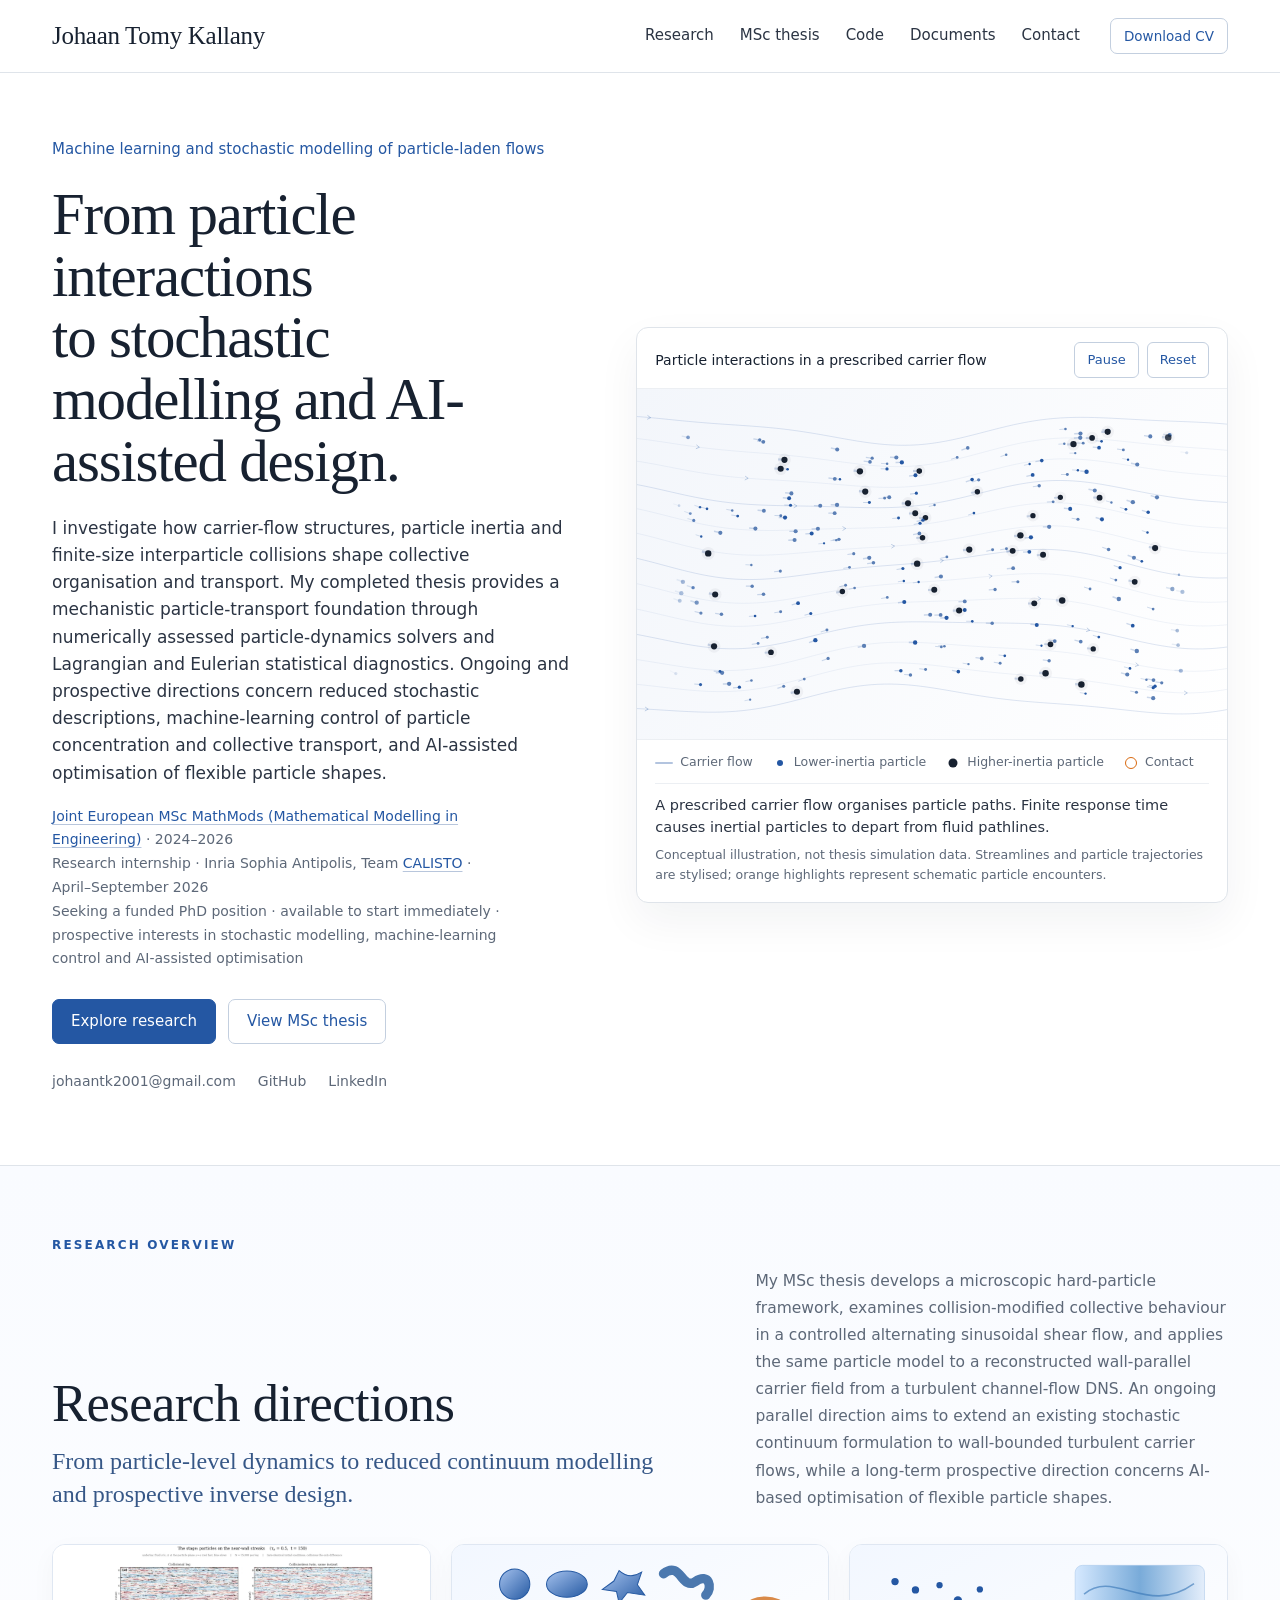
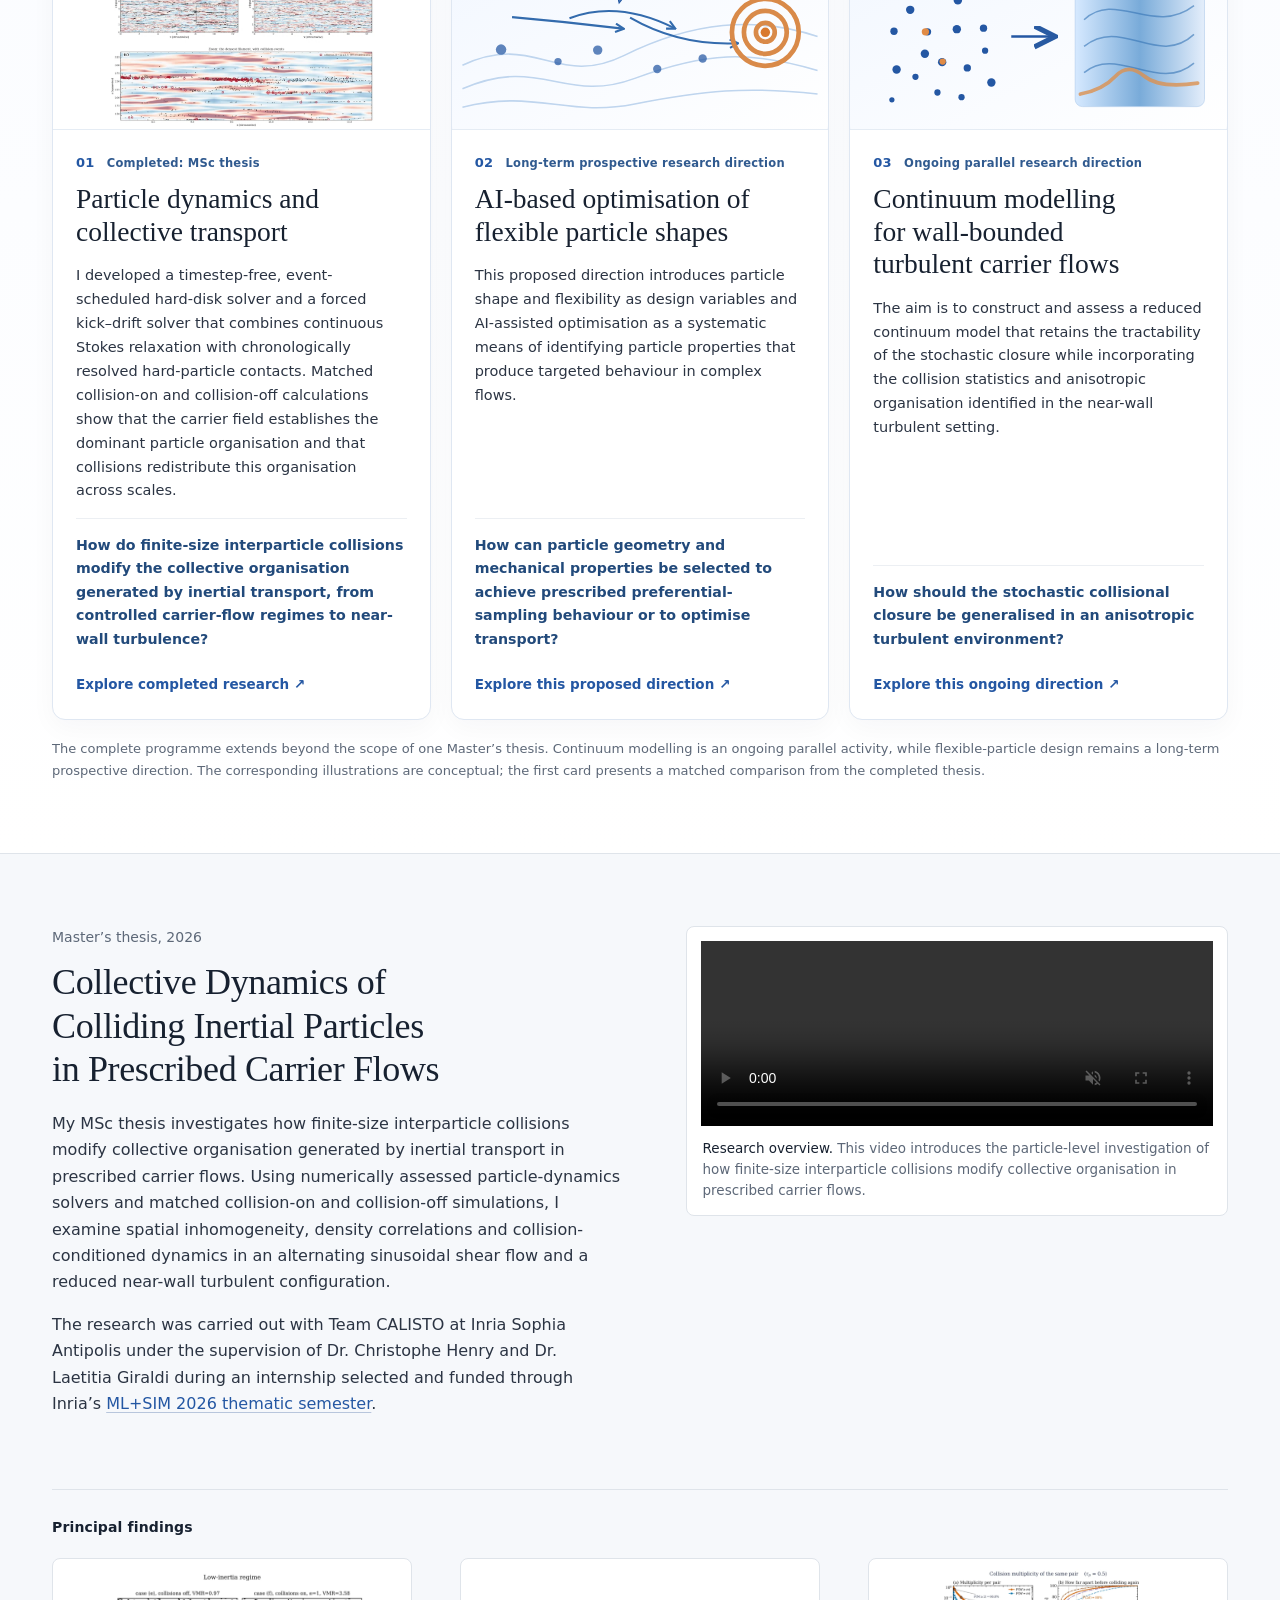
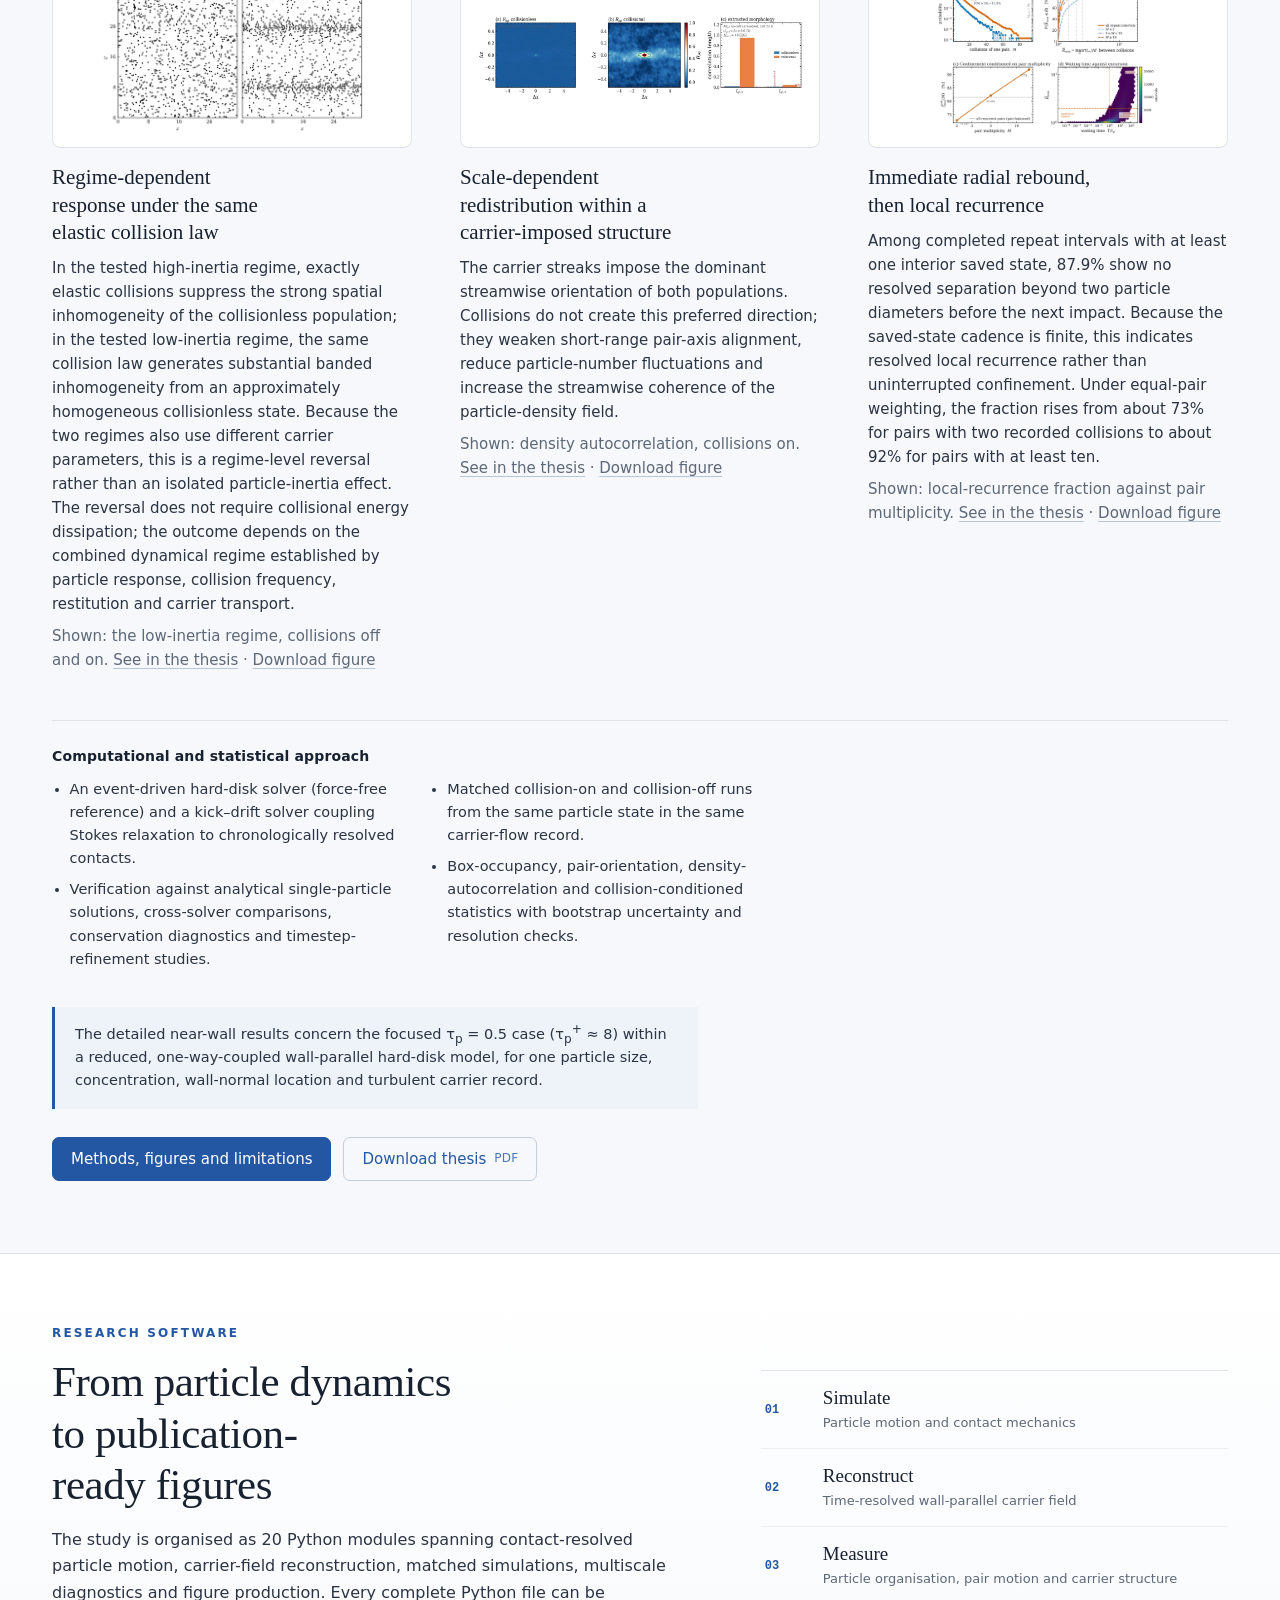
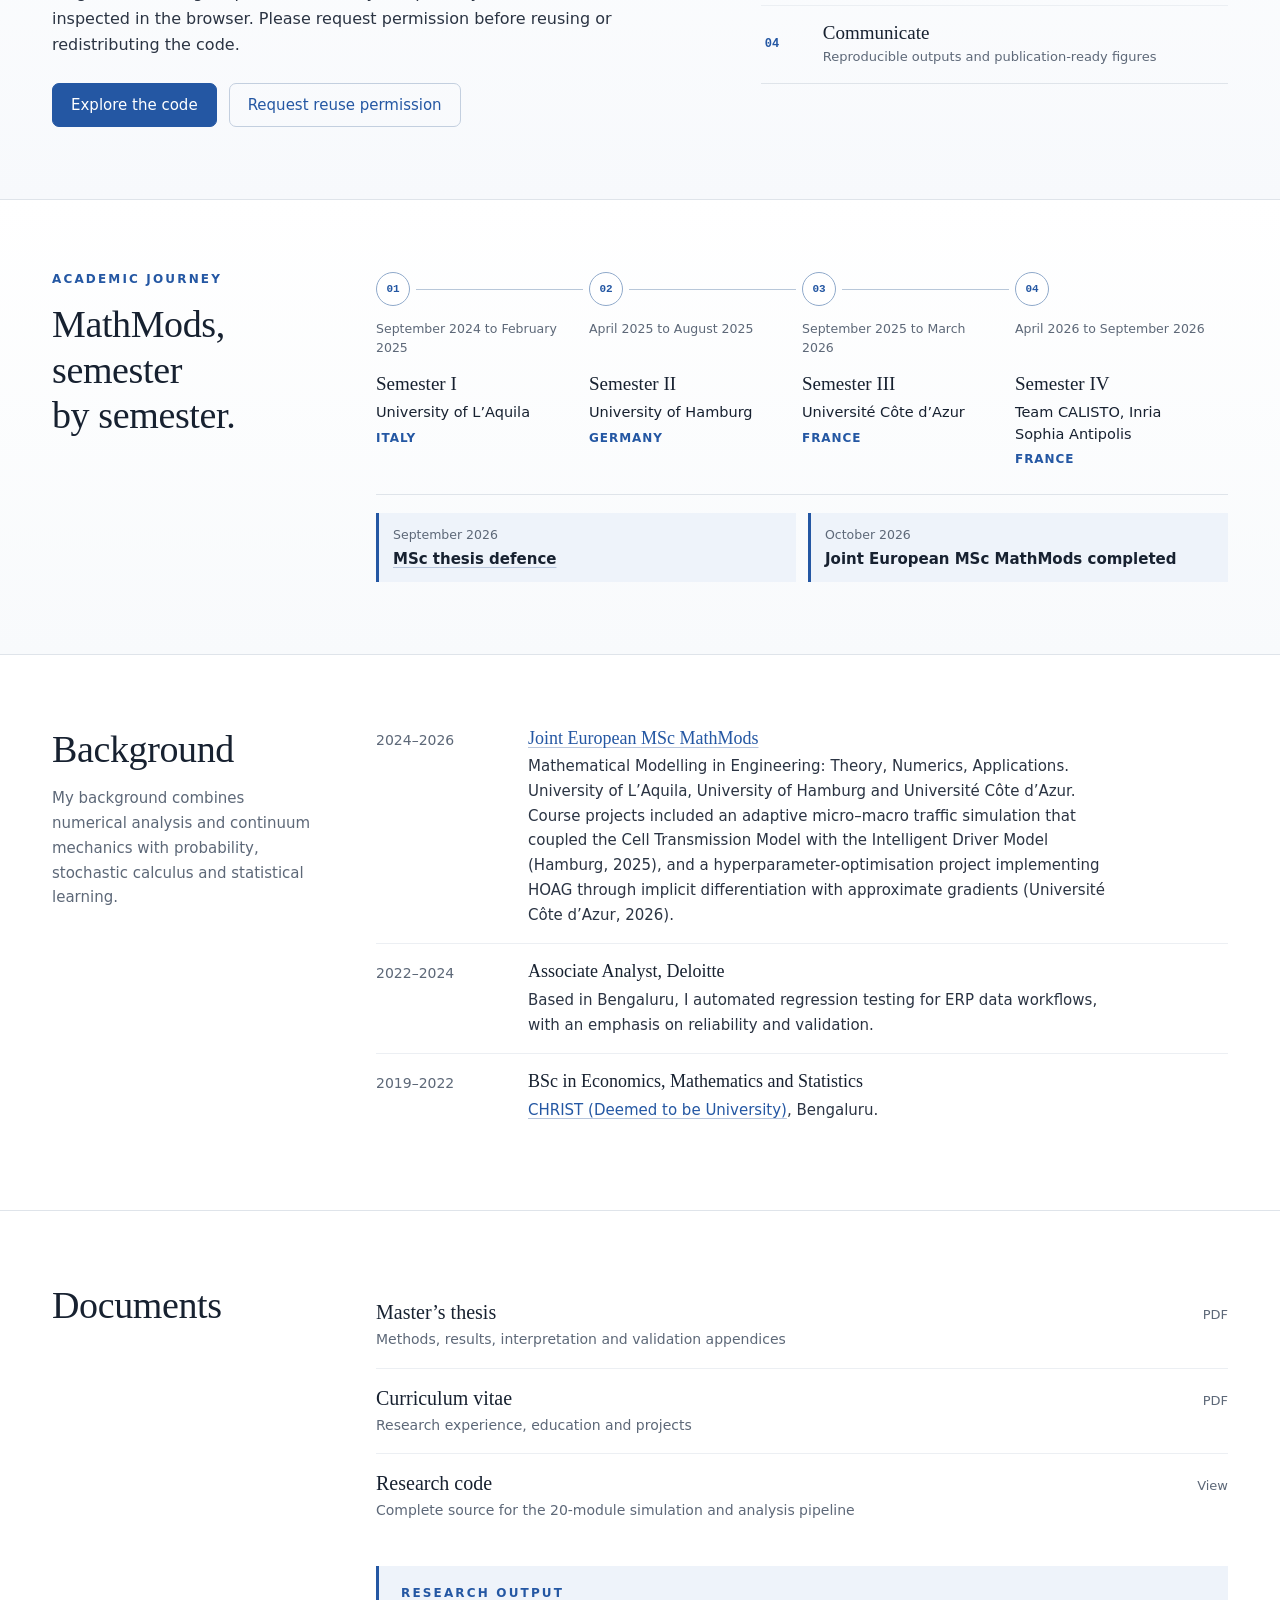
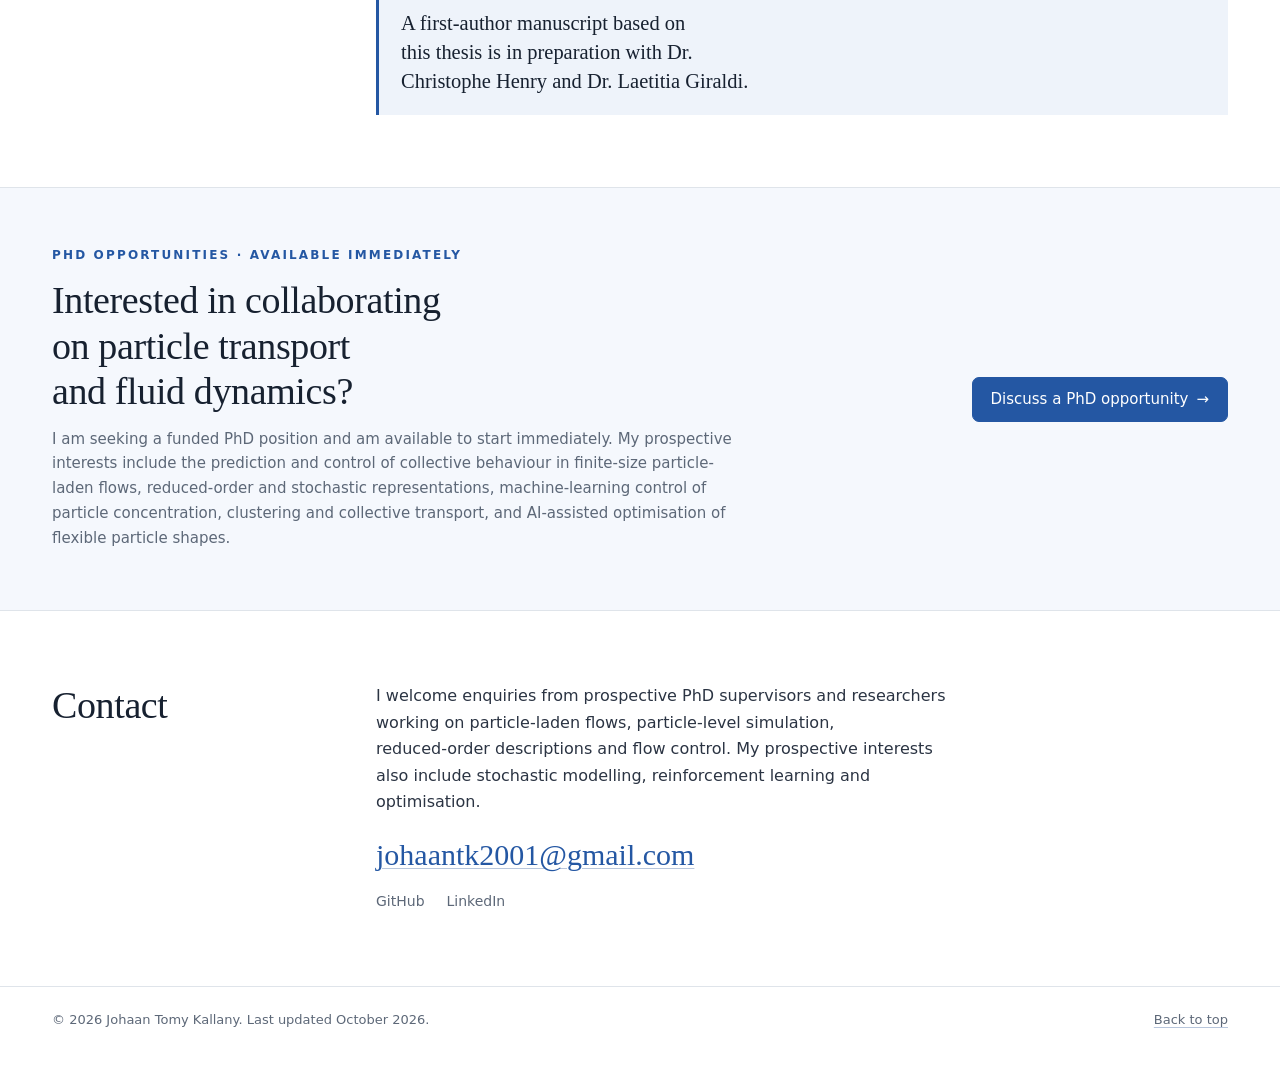
<file: index.html>
<!doctype html>
<html lang="en">
<head>
  <meta charset="utf-8">
  <meta name="viewport" content="width=device-width,initial-scale=1">
  <meta name="description" content="Johaan Tomy Kallany studies particle-laden flows through particle-level simulation, with ongoing work in stochastic continuum modelling and prospective interests in machine-learning control and AI-assisted optimisation of flexible particle shapes.">
  <meta name="theme-color" content="#ffffff">
  <meta name="color-scheme" content="light">
  <link rel="canonical" href="https://kallanyjohaan.github.io/">
  <meta property="og:type" content="website">
  <meta property="og:title" content="Johaan Tomy Kallany | AI and stochastic modelling of particle-laden flows">
  <meta property="og:description" content="Particle-level simulation of colliding inertial particles, with ongoing stochastic continuum modelling and prospective directions in machine-learning control and AI-assisted particle design.">
  <meta property="og:url" content="https://kallanyjohaan.github.io/">
  <meta property="og:image" content="https://kallanyjohaan.github.io/assets/social-card.jpg">
  <meta property="og:image:width" content="1200">
  <meta property="og:image:height" content="630">
  <meta property="og:image:alt" content="Particle configuration from the collision-on simulation, aligned with near-wall turbulent streaks and shown alongside the website title.">
  <meta name="twitter:card" content="summary_large_image">
  <title>Johaan Tomy Kallany | AI and stochastic modelling of particle-laden flows</title>
  <link rel="icon" href="favicon.svg" type="image/svg+xml">
  <link rel="stylesheet" href="style.css">
  <script defer src="script.js"></script>
  <script defer src="animation.js"></script>
  <script type="application/ld+json">{"@context":"https://schema.org","@type":"Person","name":"Johaan Tomy Kallany","url":"https://kallanyjohaan.github.io/","email":"mailto:johaantk2001@gmail.com","sameAs":["https://github.com/kallanyJohaan","https://www.linkedin.com/in/johaantomykallany/"],"knowsAbout":["Particle-laden flows","Inertial particle clustering","Numerical modelling","Scientific computing","Stochastic modelling","Machine-learning control","AI-assisted optimisation","Inverse particle design"],"alumniOf":[{"@type":"CollegeOrUniversity","name":"University of L'Aquila"},{"@type":"CollegeOrUniversity","name":"University of Hamburg"},{"@type":"CollegeOrUniversity","name":"Université Côte d'Azur"},{"@type":"CollegeOrUniversity","name":"CHRIST (Deemed to be University)"}]}</script>
</head>
<body>
  <a class="skip" href="#main">Skip to content</a>
  <header class="site-header">
    <div class="wrap">
      <a class="brand" href="index.html" aria-label="Johaan Tomy Kallany homepage">Johaan Tomy Kallany</a>
      <button class="nav-toggle" type="button" aria-expanded="false" aria-controls="site-nav">Menu</button>
      <nav id="site-nav" aria-label="Main navigation">
        <a href="#work">Research</a>
        <a href="research.html">MSc thesis</a>
        <a href="code.html">Code</a>
        <a href="#documents">Documents</a>
        <a href="#contact">Contact</a>
        <a class="btn btn-ghost btn-sm nav-cv" href="assets/Johaan_Tomy_Kallany_CV.pdf" download="Johaan_Tomy_Kallany_CV.pdf">Download CV</a>
      </nav>
    </div>
  </header>

  <main id="main" tabindex="-1">
    <section class="hero">
      <div class="hero-copy">
        <p class="kicker">Machine learning and stochastic modelling of particle-laden flows</p>
        <h1>From particle interactions to stochastic modelling and AI-assisted design.</h1>
        <p class="lead">I investigate how carrier-flow structures, particle inertia and finite-size interparticle collisions shape collective organisation and transport. My completed thesis provides a mechanistic particle-transport foundation through numerically assessed particle-dynamics solvers and Lagrangian and Eulerian statistical diagnostics. Ongoing and prospective directions concern reduced stochastic descriptions, machine-learning control of particle concentration and collective transport, and AI-assisted optimisation of flexible particle shapes.</p>
        <p class="context"><a href="https://www.mathmods.eu/">Joint European MSc MathMods (Mathematical Modelling in Engineering)</a> · 2024–2026<br>Research internship · Inria Sophia Antipolis, Team <a href="https://team.inria.fr/calisto/">CALISTO</a> · <span class="nowrap">April–September 2026</span><br>Seeking a funded PhD position · available to start immediately · prospective interests in stochastic modelling, machine-learning control and AI-assisted optimisation</p>
        <div class="actions">
          <a class="btn" href="#work">Explore research</a>
          <a class="btn btn-ghost" href="research.html">View MSc thesis</a>
        </div>
        <div class="links">
          <a href="mailto:johaantk2001@gmail.com">johaantk2001@gmail.com</a>
          <a href="https://github.com/kallanyJohaan">GitHub</a>
          <a href="https://www.linkedin.com/in/johaantomykallany/">LinkedIn</a>
        </div>
      </div>
      <figure class="motion" aria-labelledby="motion-title">
        <div class="motion-top">
          <p id="motion-title">Particle interactions in a prescribed carrier flow</p>
          <div class="motion-controls"><button id="animation-toggle" type="button" disabled aria-controls="research-canvas">Pause</button><button id="animation-reset" type="button" disabled aria-controls="research-canvas">Reset</button></div>
        </div>
        <div class="motion-view">
          <canvas id="research-canvas" width="720" height="430" role="img" aria-label="Conceptual animation of carrier-imposed particle organisation, local hard-particle contacts and population-level redistribution."></canvas>
          <svg class="animation-fallback" viewBox="0 0 600 430" preserveAspectRatio="xMidYMid slice" xmlns="http://www.w3.org/2000/svg" role="img" aria-label="Conceptual particle paths, local hard-particle contacts and organised transport in a prescribed carrier flow." focusable="false">
            <defs>
              <linearGradient id="flow-wash" x1="0" y1="0" x2="1" y2="1"><stop offset="0" stop-color="#eef3fa"/><stop offset="1" stop-color="#ffffff"/></linearGradient>
              <marker id="flow-arrow" markerWidth="8" markerHeight="8" refX="6" refY="3" orient="auto"><path d="M0,0 L6,3 L0,6" fill="none" stroke="#7f9bc4" stroke-width="1.2"/></marker>
            </defs>
            <rect width="600" height="430" fill="url(#flow-wash)"/>
            <g fill="none" stroke="#c5d3e6" stroke-width="1.4">
              <path d="M30 95 C140 20 210 185 320 108 S465 55 565 105" marker-end="url(#flow-arrow)"/>
              <path d="M30 165 C155 85 225 265 330 178 S485 135 565 175" marker-end="url(#flow-arrow)"/>
              <path d="M30 245 C155 165 220 345 335 256 S475 215 565 250" marker-end="url(#flow-arrow)"/>
              <path d="M30 325 C145 250 215 405 330 333 S470 295 565 328" marker-end="url(#flow-arrow)"/>
            </g>
            <g fill="#2457a3">
              <circle cx="90" cy="72" r="5"/><circle cx="145" cy="96" r="4"/><circle cx="205" cy="132" r="5"/><circle cx="265" cy="136" r="4"/><circle cx="347" cy="88" r="5"/><circle cx="470" cy="76" r="4"/>
              <circle cx="106" cy="150" r="4"/><circle cx="205" cy="202" r="5"/><circle cx="255" cy="223" r="4"/><circle cx="287" cy="208" r="5"/><circle cx="355" cy="157" r="4"/><circle cx="445" cy="147" r="5"/>
              <circle cx="135" cy="238" r="5"/><circle cx="213" cy="280" r="4"/><circle cx="278" cy="296" r="5"/><circle cx="338" cy="253" r="4"/><circle cx="403" cy="229" r="5"/><circle cx="506" cy="238" r="4"/>
              <circle cx="91" cy="302" r="4"/><circle cx="197" cy="354" r="5"/><circle cx="261" cy="368" r="4"/><circle cx="357" cy="319" r="5"/><circle cx="451" cy="307" r="4"/><circle cx="525" cy="315" r="5"/>
            </g>
            <g fill="none" stroke="#d9690f" stroke-width="1.5"><circle cx="255" cy="223" r="13"/><circle cx="287" cy="208" r="13"/><path d="M267 217 L275 213" stroke-dasharray="2 3"/></g>
          </svg>
        </div>
        <figcaption>
          <ul class="legend" aria-label="Legend">
            <li><span class="sw sw-flow" aria-hidden="true"></span>Carrier flow</li>
            <li><span class="sw sw-light" aria-hidden="true"></span>Lower-inertia particle</li>
            <li><span class="sw sw-heavy" aria-hidden="true"></span>Higher-inertia particle</li>
            <li><span class="sw sw-contact" aria-hidden="true"></span>Contact</li>
          </ul>
          <p id="animation-caption" aria-live="off">A prescribed carrier flow organises particle paths. Finite response time causes inertial particles to depart from fluid pathlines.</p>
          <p class="note">Conceptual illustration, not thesis simulation data. Streamlines and particle trajectories are stylised; orange highlights represent schematic particle encounters.</p>
        </figcaption>
      </figure>
    </section>

    <section id="work" class="section directions-section" aria-labelledby="directions-title">
      <div class="wrap">
        <p class="section-eyebrow">Research overview</p>
        <div class="directions-intro">
          <div>
            <h2 id="directions-title">Research directions</h2>
            <p class="directions-subtitle">From particle-level dynamics to reduced continuum modelling and prospective inverse design.</p>
          </div>
          <p class="directions-summary">My MSc thesis develops a microscopic hard-particle framework, examines collision-modified collective behaviour in a controlled alternating sinusoidal shear flow, and applies the same particle model to a reconstructed wall-parallel carrier field from a turbulent channel-flow DNS. An ongoing parallel direction aims to extend an existing stochastic continuum formulation to wall-bounded turbulent carrier flows, while a long-term prospective direction concerns AI-based optimisation of flexible particle shapes.</p>
        </div>
        <div class="direction-grid">
          <article class="direction-card">
            <a class="direction-image thesis-comparison-image" href="assets/figures/fig-4-4.webp" aria-label="Open the matched collision comparison at full size">
              <img src="assets/figures/fig-4-4-700.webp" srcset="assets/figures/fig-4-4-700.webp 700w, assets/figures/fig-4-4-1100.webp 1100w, assets/figures/fig-4-4-1400.webp 1400w" sizes="(max-width: 980px) calc(100vw - 40px), 400px" alt="Collision-on and collision-off particle configurations shown on the same instantaneous streamwise velocity fluctuation, with recorded collision locations marked in red." width="2400" height="1662" loading="lazy">
            </a>
            <div class="direction-inner">
              <p class="direction-stage"><span class="direction-number">01</span> Completed: MSc thesis</p>
              <h3>Particle dynamics and collective transport</h3>
              <p>I developed a timestep-free, event-scheduled hard-disk solver and a forced kick–drift solver that combines continuous Stokes relaxation with chronologically resolved hard-particle contacts. Matched collision-on and collision-off calculations show that the carrier field establishes the dominant particle organisation and that collisions redistribute this organisation across scales.</p>
              <p class="direction-question">How do finite-size interparticle collisions modify the collective organisation generated by inertial transport, from controlled carrier-flow regimes to near-wall turbulence?</p>
              <a class="text-action" href="research.html">Explore completed research <span aria-hidden="true">↗</span></a>
            </div>
          </article>
          <article class="direction-card">
            <div class="direction-image conceptual"><img src="assets/images/inverse-design.svg" alt="Conceptual illustration of flexible particles whose geometry and mechanical properties are design variables in an inverse-design problem" width="720" height="380" loading="lazy"></div>
            <div class="direction-inner">
              <p class="direction-stage"><span class="direction-number">02</span> Long-term prospective research direction</p>
              <h3>AI-based optimisation of flexible particle shapes</h3>
              <p>This proposed direction introduces particle shape and flexibility as design variables and AI-assisted optimisation as a systematic means of identifying particle properties that produce targeted behaviour in complex flows.</p>
              <p class="direction-question">How can particle geometry and mechanical properties be selected to achieve prescribed preferential-sampling behaviour or to optimise transport?</p>
              <a class="text-action" href="research.html#inverse-design-title">Explore this proposed direction <span aria-hidden="true">↗</span></a>
            </div>
          </article>
          <article class="direction-card">
            <div class="direction-image conceptual"><img src="assets/images/continuum-density.svg" alt="Conceptual illustration of particle positions and a reduced evolution equation for the particle-density field" width="720" height="380" loading="lazy"></div>
            <div class="direction-inner">
              <p class="direction-stage"><span class="direction-number">03</span> Ongoing parallel research direction</p>
              <h3>Continuum modelling for wall-bounded turbulent carrier flows</h3>
              <p>The aim is to construct and assess a reduced continuum model that retains the tractability of the stochastic closure while incorporating the collision statistics and anisotropic organisation identified in the near-wall turbulent setting.</p>
              <p class="direction-question">How should the stochastic collisional closure be generalised in an anisotropic turbulent environment?</p>
              <a class="text-action" href="research.html#continuum-title">Explore this ongoing direction <span aria-hidden="true">↗</span></a>
            </div>
          </article>
        </div>
        <p class="directions-note">The complete programme extends beyond the scope of one Master’s thesis. Continuum modelling is an ongoing parallel activity, while flexible-particle design remains a long-term prospective direction. The corresponding illustrations are conceptual; the first card presents a matched comparison from the completed thesis.</p>
      </div>
    </section>

    <section id="thesis" class="section tinted">
      <div class="wrap">
        <div class="thesis-head">
          <div>
            <p class="label">Master’s thesis, 2026</p>
            <h2>Collective Dynamics of Colliding Inertial Particles in Prescribed Carrier Flows</h2>
            <p>My MSc thesis investigates how finite-size interparticle collisions modify collective organisation generated by inertial transport in prescribed carrier flows. Using numerically assessed particle-dynamics solvers and matched collision-on and collision-off simulations, I examine spatial inhomogeneity, density correlations and collision-conditioned dynamics in an alternating sinusoidal shear flow and a reduced near-wall turbulent configuration.</p>
            <p>The research was carried out with Team CALISTO at Inria Sophia Antipolis under the supervision of Dr. Christophe Henry and Dr. Laetitia Giraldi during an internship selected and funded through Inria’s <a href="https://project.inria.fr/mlsim2026/">ML+SIM 2026 thematic semester</a>.</p>
          </div>
          <figure class="fig thesis-video-figure">
            <video class="direction-video thesis-overview-video" muted loop playsinline controls preload="metadata" aria-label="Research overview video for the thesis Collective Dynamics of Colliding Inertial Particles in Prescribed Carrier Flows" aria-describedby="thesis-video-caption">
              <source src="assets/research-overview.mp4" type="video/mp4">
              Your browser does not support embedded video.
            </video>
            <figcaption id="thesis-video-caption"><strong>Research overview.</strong> This video introduces the particle-level investigation of how finite-size interparticle collisions modify collective organisation in prescribed carrier flows.</figcaption>
          </figure>
        </div>

        <div class="findings">
          <h3 class="heading">Principal findings</h3>
          <ul class="finding-list">
            <li>
              <a class="thumb" href="assets/figures/fig-3-2.webp" aria-label="Open Figure 3.2 at full size"><img src="assets/figures/fig-3-2-1100.webp" width="1880" height="1145" loading="lazy" alt="Low-inertia particle configurations without collisions (VMR 0.97) and with elastic collisions (VMR 3.58), the latter forming two dense bands."></a>
              <h3>Regime-dependent response under the same elastic collision law</h3>
              <p>In the tested high-inertia regime, exactly elastic collisions suppress the strong spatial inhomogeneity of the collisionless population; in the tested low-inertia regime, the same collision law generates substantial banded inhomogeneity from an approximately homogeneous collisionless state. Because the two regimes also use different carrier parameters, this is a regime-level reversal rather than an isolated particle-inertia effect. The reversal does not require collisional energy dissipation; the outcome depends on the combined dynamical regime established by particle response, collision frequency, restitution and carrier transport.</p>
              <p class="ref">Shown: the low-inertia regime, collisions off and on. <a href="assets/Johaan_Kallany_Thesis.pdf#page=40">See in the thesis</a> · <a href="assets/figures/fig-3-2.webp" download="Kallany_thesis_fig-3-2.webp">Download figure</a></p>
            </li>
            <li>
              <a class="thumb" href="assets/figures/fig-4-8.webp" aria-label="Open Figure 4.8 at full size"><img src="assets/figures/fig-4-8-1100.webp" width="904" height="532" loading="lazy" alt="The particle-density autocorrelation map of the collisional population, elongated along the streamwise direction."></a>
              <h3>Scale-dependent redistribution within a carrier-imposed structure</h3>
              <p>The carrier streaks impose the dominant streamwise orientation of both populations. Collisions do not create this preferred direction; they weaken short-range pair-axis alignment, reduce particle-number fluctuations and increase the streamwise coherence of the particle-density field.</p>
              <p class="ref">Shown: density autocorrelation, collisions on. <a href="assets/Johaan_Kallany_Thesis.pdf#page=71">See in the thesis</a> · <a href="assets/figures/fig-4-8.webp" download="Kallany_thesis_fig-4-8.webp">Download figure</a></p>
            </li>
            <li>
              <a class="thumb" href="assets/figures/fig-4-15.webp" aria-label="Open Figure 4.15 at full size"><img src="assets/figures/fig-4-15-1100.webp" width="1123" height="730" loading="lazy" alt="The pair-balanced local-recurrence fraction increases from about 73 percent for pairs with two recorded collisions to about 92 percent for pairs with at least ten."></a>
              <h3>Immediate radial rebound, then local recurrence</h3>
              <p>Among completed repeat intervals with at least one interior saved state, 87.9% show no resolved separation beyond two particle diameters before the next impact. Because the saved-state cadence is finite, this indicates resolved local recurrence rather than uninterrupted confinement. Under equal-pair weighting, the fraction rises from about 73% for pairs with two recorded collisions to about 92% for pairs with at least ten.</p>
              <p class="ref">Shown: local-recurrence fraction against pair multiplicity. <a href="assets/Johaan_Kallany_Thesis.pdf#page=86">See in the thesis</a> · <a href="assets/figures/fig-4-15.webp" download="Kallany_thesis_fig-4-15.webp">Download figure</a></p>
            </li>
          </ul>
          <div class="how">
            <h3 class="heading">Computational and statistical approach</h3>
            <ul>
              <li>An event-driven hard-disk solver (force-free reference) and a kick–drift solver coupling Stokes relaxation to chronologically resolved contacts.</li>
              <li>Verification against analytical single-particle solutions, cross-solver comparisons, conservation diagnostics and timestep-refinement studies.</li>
              <li>Matched collision-on and collision-off runs from the same particle state in the same carrier-flow record.</li>
              <li>Box-occupancy, pair-orientation, density-autocorrelation and collision-conditioned statistics with bootstrap uncertainty and resolution checks.</li>
            </ul>
          </div>
          <div class="scope"><p>The detailed near-wall results concern the focused <span class="nowrap">τ<sub>p</sub> = 0.5</span> case (<span class="nowrap">τ<sub>p</sub><sup>+</sup> ≈ 8</span>) within a reduced, one-way-coupled wall-parallel hard-disk model, for one particle size, concentration, wall-normal location and turbulent carrier record.</p></div>
          <div class="actions thesis-actions">
            <a class="btn" href="research.html">Methods, figures and limitations</a>
            <a class="btn btn-ghost" href="assets/Johaan_Kallany_Thesis.pdf" download="Johaan_Kallany_Thesis.pdf">Download thesis <span class="pdf">PDF</span></a>
          </div>
        </div>
      </div>
    </section>

    <section id="code" class="section code-teaser-section" aria-labelledby="code-teaser-title">
      <div class="wrap code-teaser">
        <div>
          <p class="section-eyebrow">Research software</p>
          <h2 id="code-teaser-title">From particle dynamics to publication-ready figures</h2>
          <p>The study is organised as 20 Python modules spanning contact-resolved particle motion, carrier-field reconstruction, matched simulations, multiscale diagnostics and figure production. Every complete Python file can be inspected in the browser. Please request permission before reusing or redistributing the code.</p>
          <div class="actions">
            <a class="btn" href="code.html">Explore the code</a>
            <a class="btn btn-ghost" href="mailto:johaantk2001@gmail.com?subject=Research%20code%20reuse%20permission%20request&amp;body=Name%3A%0AAffiliation%3A%0AModules%20of%20interest%3A%0AIntended%20use%3A">Request reuse permission</a>
          </div>
        </div>
        <ol class="code-stack" aria-label="Research code layers">
          <li><span>01</span><div><strong>Simulate</strong><small>Particle motion and contact mechanics</small></div></li>
          <li><span>02</span><div><strong>Reconstruct</strong><small>Time-resolved wall-parallel carrier field</small></div></li>
          <li><span>03</span><div><strong>Measure</strong><small>Particle organisation, pair motion and carrier structure</small></div></li>
          <li><span>04</span><div><strong>Communicate</strong><small>Reproducible outputs and publication-ready figures</small></div></li>
        </ol>
      </div>
    </section>

    <section id="updates" class="section journey-section" aria-labelledby="journey-title">
      <div class="wrap two journey-layout">
        <header class="journey-heading">
          <p class="section-eyebrow">Academic journey</p>
          <h2 id="journey-title">MathMods, semester by semester.</h2>
        </header>
        <div class="journey-diagram">
          <ol class="journey-flow" role="list" aria-label="Four-semester MathMods academic journey">
            <li>
              <span class="journey-marker" aria-hidden="true">01</span>
              <div class="journey-step-copy">
                <p class="journey-date"><time datetime="2024-09">September 2024</time> to <time datetime="2025-02">February 2025</time></p>
                <h3>Semester I</h3>
                <p class="journey-institution">University of L’Aquila</p>
                <p class="journey-country">Italy</p>
              </div>
            </li>
            <li>
              <span class="journey-marker" aria-hidden="true">02</span>
              <div class="journey-step-copy">
                <p class="journey-date"><time datetime="2025-04">April 2025</time> to <time datetime="2025-08">August 2025</time></p>
                <h3>Semester II</h3>
                <p class="journey-institution">University of Hamburg</p>
                <p class="journey-country">Germany</p>
              </div>
            </li>
            <li>
              <span class="journey-marker" aria-hidden="true">03</span>
              <div class="journey-step-copy">
                <p class="journey-date"><time datetime="2025-09">September 2025</time> to <time datetime="2026-03">March 2026</time></p>
                <h3>Semester III</h3>
                <p class="journey-institution">Université Côte d’Azur</p>
                <p class="journey-country">France</p>
              </div>
            </li>
            <li>
              <span class="journey-marker" aria-hidden="true">04</span>
              <div class="journey-step-copy">
                <p class="journey-date"><time datetime="2026-04">April 2026</time> to <time datetime="2026-09">September 2026</time></p>
                <h3>Semester IV</h3>
                <p class="journey-institution">Team CALISTO, Inria Sophia Antipolis</p>
                <p class="journey-country">France</p>
              </div>
            </li>
          </ol>
          <ul class="journey-milestones" role="list" aria-label="Programme milestones">
            <li><time datetime="2026-09">September 2026</time><strong><a href="research.html">MSc thesis defence</a></strong></li>
            <li><time datetime="2026-10">October 2026</time><strong>Joint European MSc MathMods completed</strong></li>
          </ul>
        </div>
      </div>
    </section>

    <section id="background" class="section">
      <div class="wrap two">
        <div>
          <h2>Background</h2>
          <p class="intro">My background combines numerical analysis and continuum mechanics with probability, stochastic calculus and statistical learning.</p>
        </div>
        <ul class="rows">
          <li><span class="when">2024–2026</span><div><h3><a href="https://www.mathmods.eu/">Joint European MSc MathMods</a></h3><p class="detail">Mathematical Modelling in Engineering: Theory, Numerics, Applications. University of L’Aquila, University of Hamburg and Université Côte d’Azur. Course projects included an adaptive micro–macro traffic simulation that coupled the Cell Transmission Model with the Intelligent Driver Model (Hamburg, 2025), and a hyperparameter-optimisation project implementing HOAG through implicit differentiation with approximate gradients (Université Côte d’Azur, 2026).</p></div></li>
          <li><span class="when">2022–2024</span><div><h3>Associate Analyst, Deloitte</h3><p class="detail">Based in Bengaluru, I automated regression testing for ERP data workflows, with an emphasis on reliability and validation.</p></div></li>
          <li><span class="when">2019–2022</span><div><h3>BSc in Economics, Mathematics and Statistics</h3><p class="detail"><a href="https://christuniversity.in/">CHRIST (Deemed to be University)</a>, Bengaluru.</p></div></li>
        </ul>
      </div>
    </section>

    <section id="documents" class="section">
      <div class="wrap two">
        <h2>Documents</h2>
        <div>
          <ul class="docs">
            <li><a href="assets/Johaan_Kallany_Thesis.pdf" download="Johaan_Kallany_Thesis.pdf"><div><h3>Master’s thesis</h3><p>Methods, results, interpretation and validation appendices</p></div><span class="size">PDF</span></a></li>
            <li><a href="assets/Johaan_Tomy_Kallany_CV.pdf" download="Johaan_Tomy_Kallany_CV.pdf"><div><h3>Curriculum vitae</h3><p>Research experience, education and projects</p></div><span class="size">PDF</span></a></li>
            <li><a href="code.html"><div><h3>Research code</h3><p>Complete source for the 20-module simulation and analysis pipeline</p></div><span class="size">View</span></a></li>
          </ul>
          <div class="manuscript-update" aria-labelledby="manuscript-update-title">
            <p class="section-eyebrow">Research output</p>
            <h3 id="manuscript-update-title">A first-author manuscript based on this thesis is in preparation with Dr. Christophe Henry and Dr. Laetitia Giraldi.</h3>
          </div>
        </div>
      </div>
    </section>

    <section id="phd" class="section phd-section" aria-labelledby="phd-title">
      <div class="wrap phd-panel">
        <div>
          <p class="section-eyebrow">PhD opportunities · Available immediately</p>
          <h2 id="phd-title">Interested in collaborating on particle transport and fluid dynamics?</h2>
          <p>I am seeking a funded PhD position and am available to start immediately. My prospective interests include the prediction and control of collective behaviour in finite-size particle-laden flows, reduced-order and stochastic representations, machine-learning control of particle concentration, clustering and collective transport, and AI-assisted optimisation of flexible particle shapes.</p>
        </div>
        <a class="btn phd-button" href="mailto:johaantk2001@gmail.com?subject=Prospective%20PhD%20research%20opportunity">Discuss a PhD opportunity <span aria-hidden="true">→</span></a>
      </div>
    </section>

    <section id="contact" class="section contact">
      <div class="wrap two">
        <h2>Contact</h2>
        <div>
          <p>I welcome enquiries from prospective PhD supervisors and researchers working on particle-laden flows, particle-level simulation, <span class="nowrap">reduced-order descriptions</span> and flow control. My prospective interests also include stochastic modelling, <span class="nowrap">reinforcement learning</span> and optimisation.</p>
          <a class="contact-email" href="mailto:johaantk2001@gmail.com">johaantk2001@gmail.com</a>
          <div class="links" style="margin-top:0">
            <a href="https://github.com/kallanyJohaan">GitHub</a>
            <a href="https://www.linkedin.com/in/johaantomykallany/">LinkedIn</a>
          </div>
        </div>
      </div>
    </section>
  </main>

  <footer>
    <div class="wrap">
      <p>© <span id="year">2026</span> Johaan Tomy Kallany. Last updated October 2026.</p>
      <a href="#main">Back to top</a>
    </div>
  </footer>
</body>
</html>
</file>
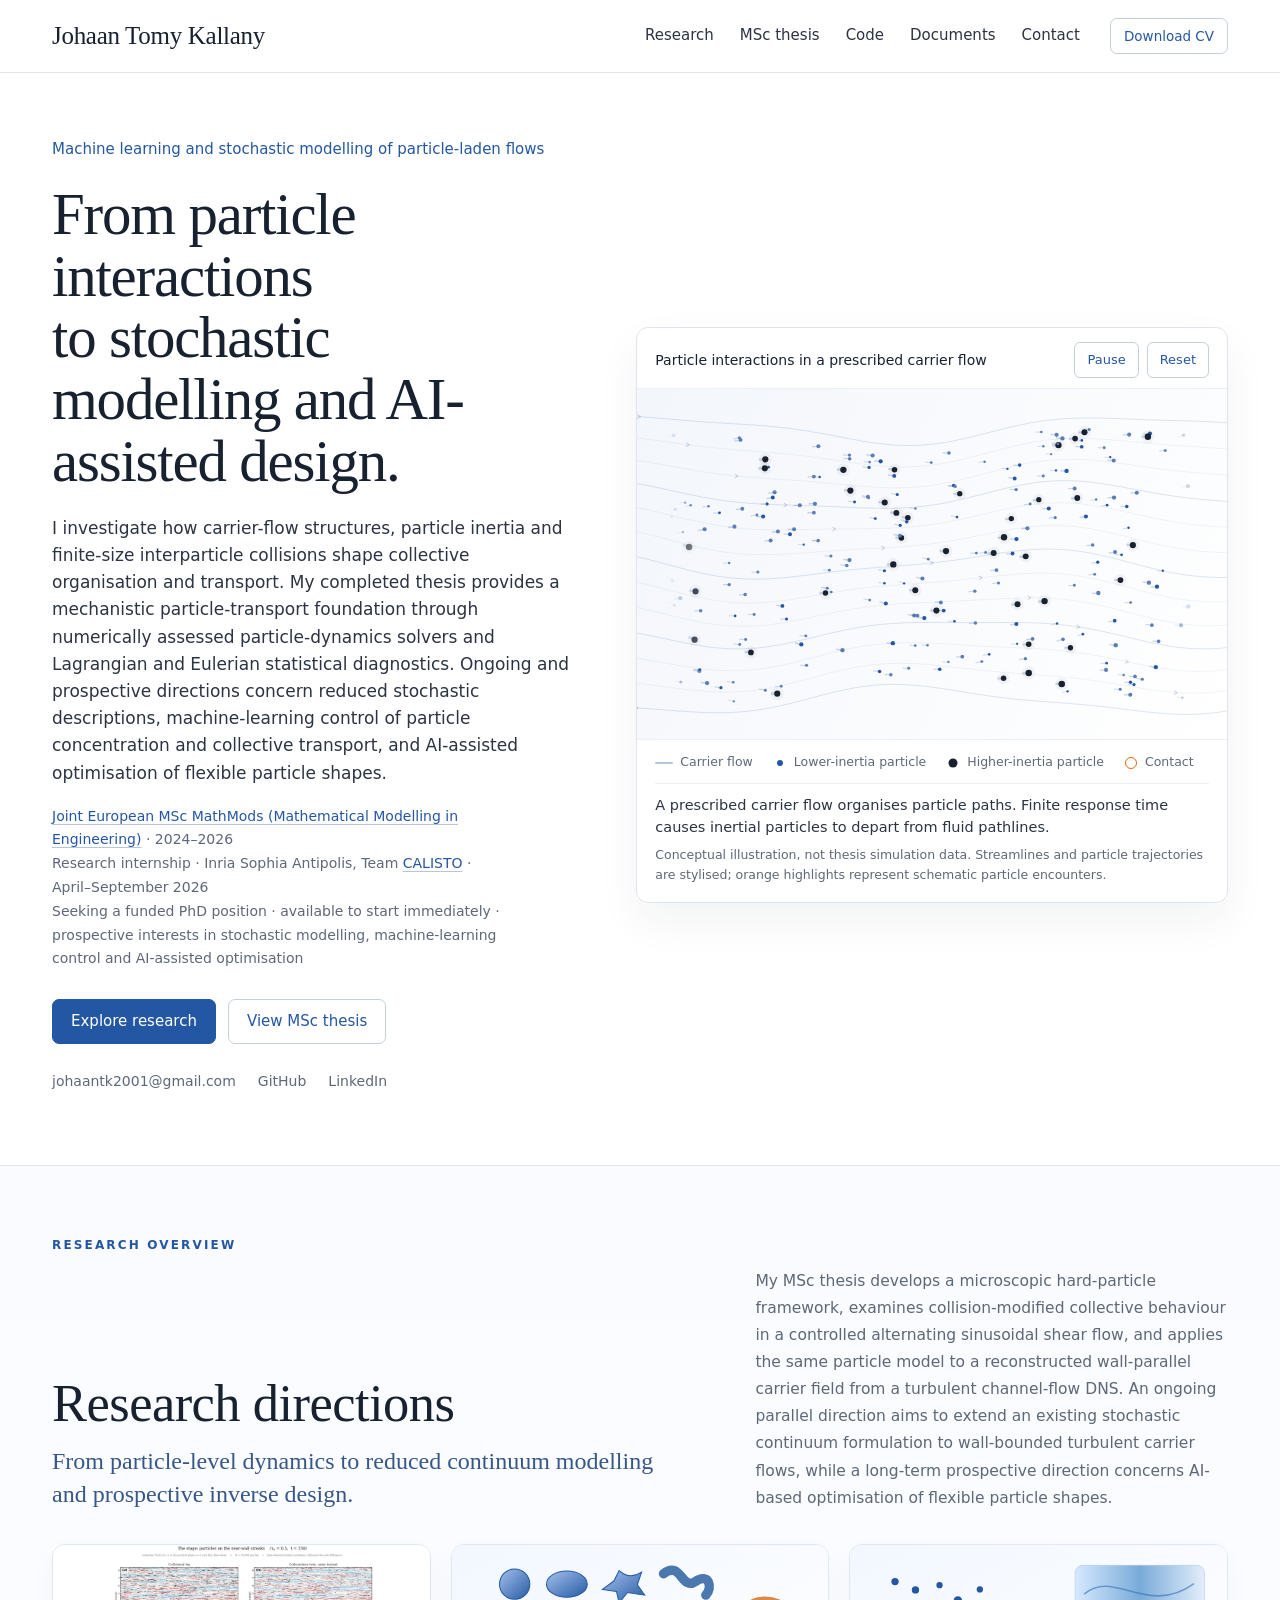
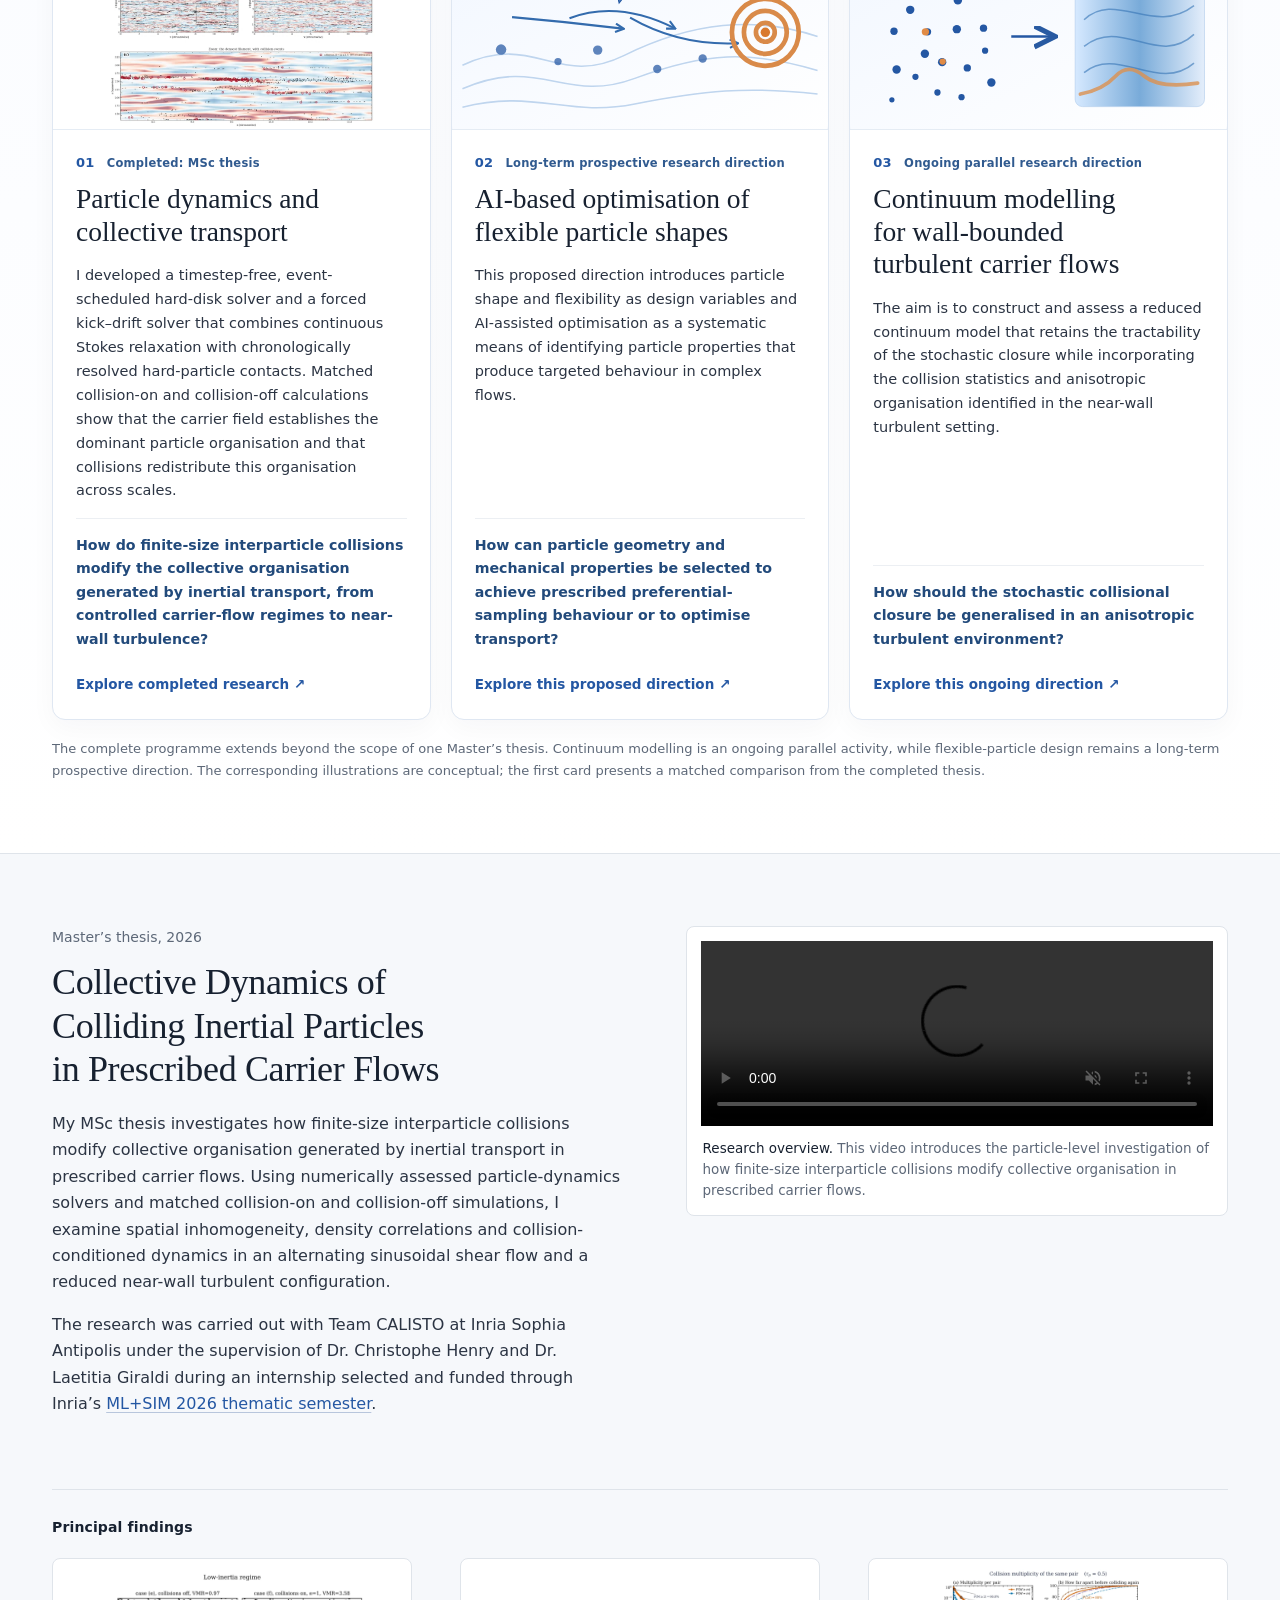
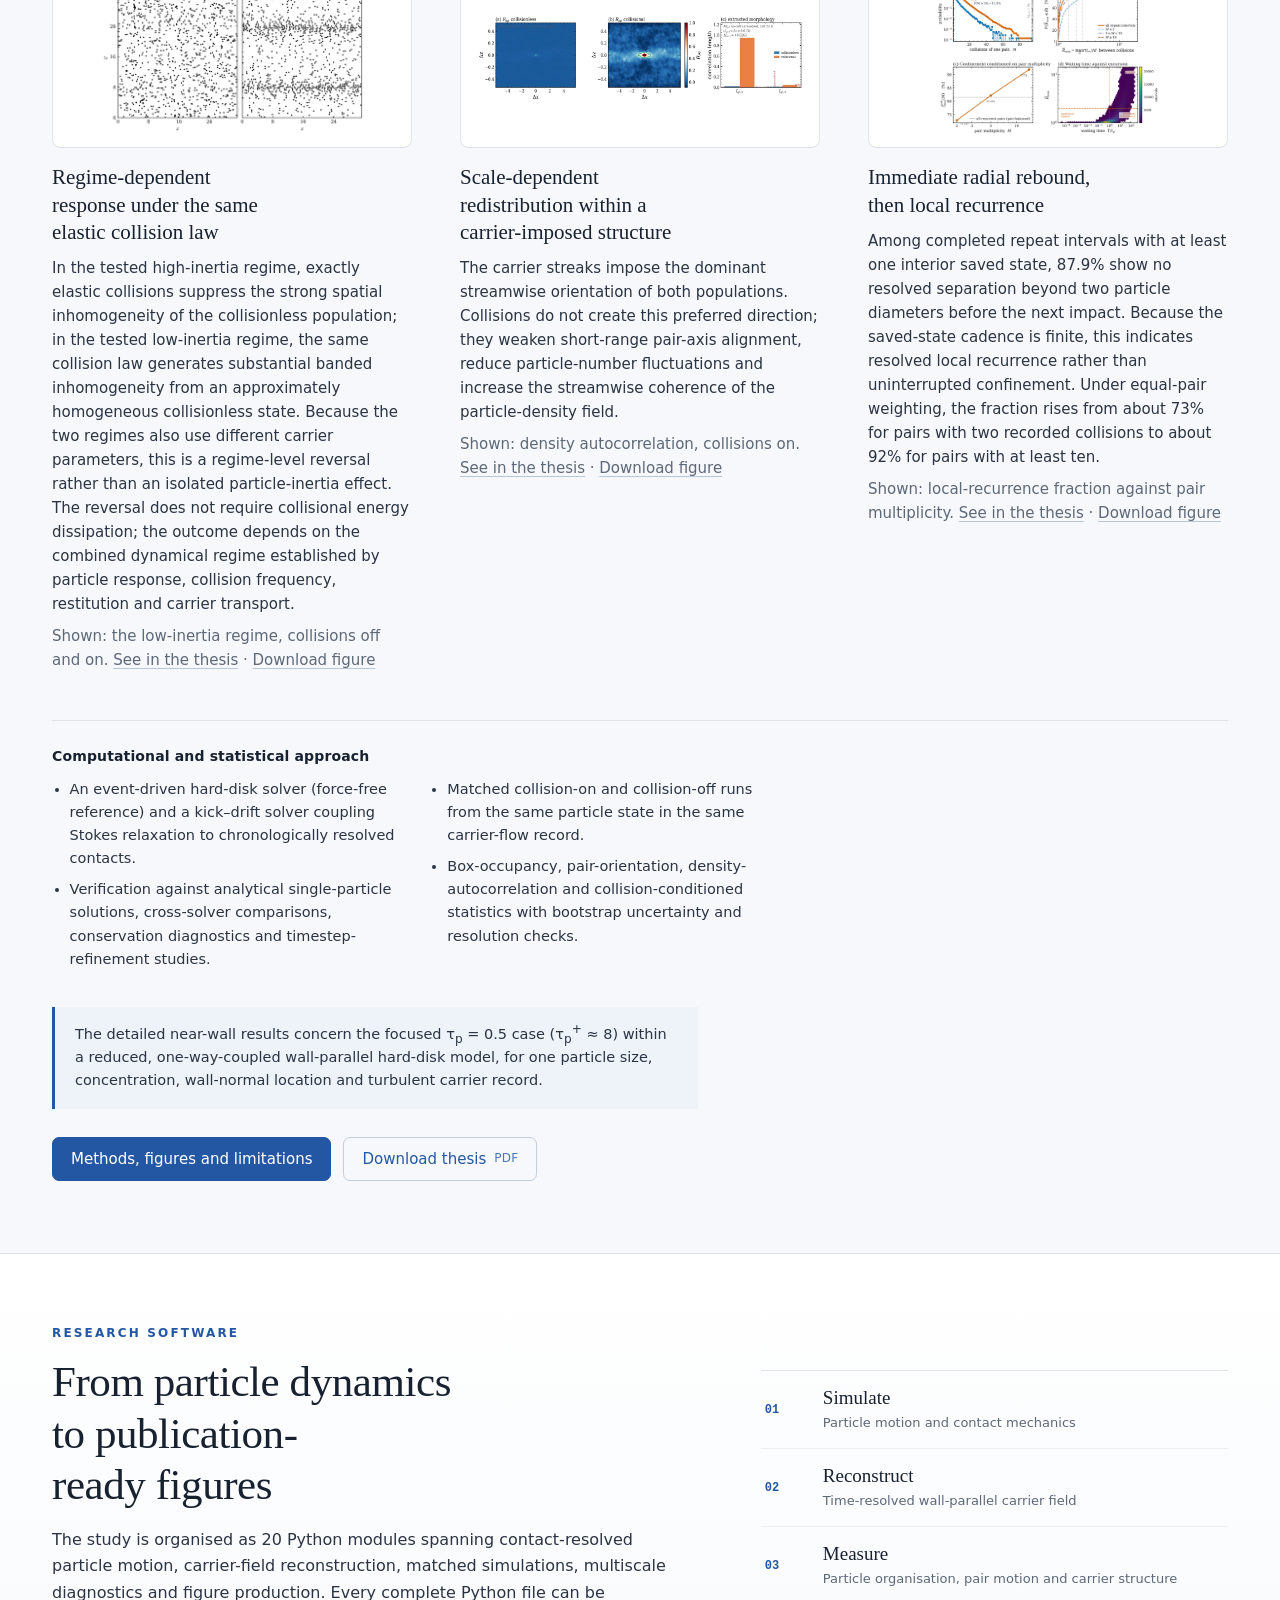
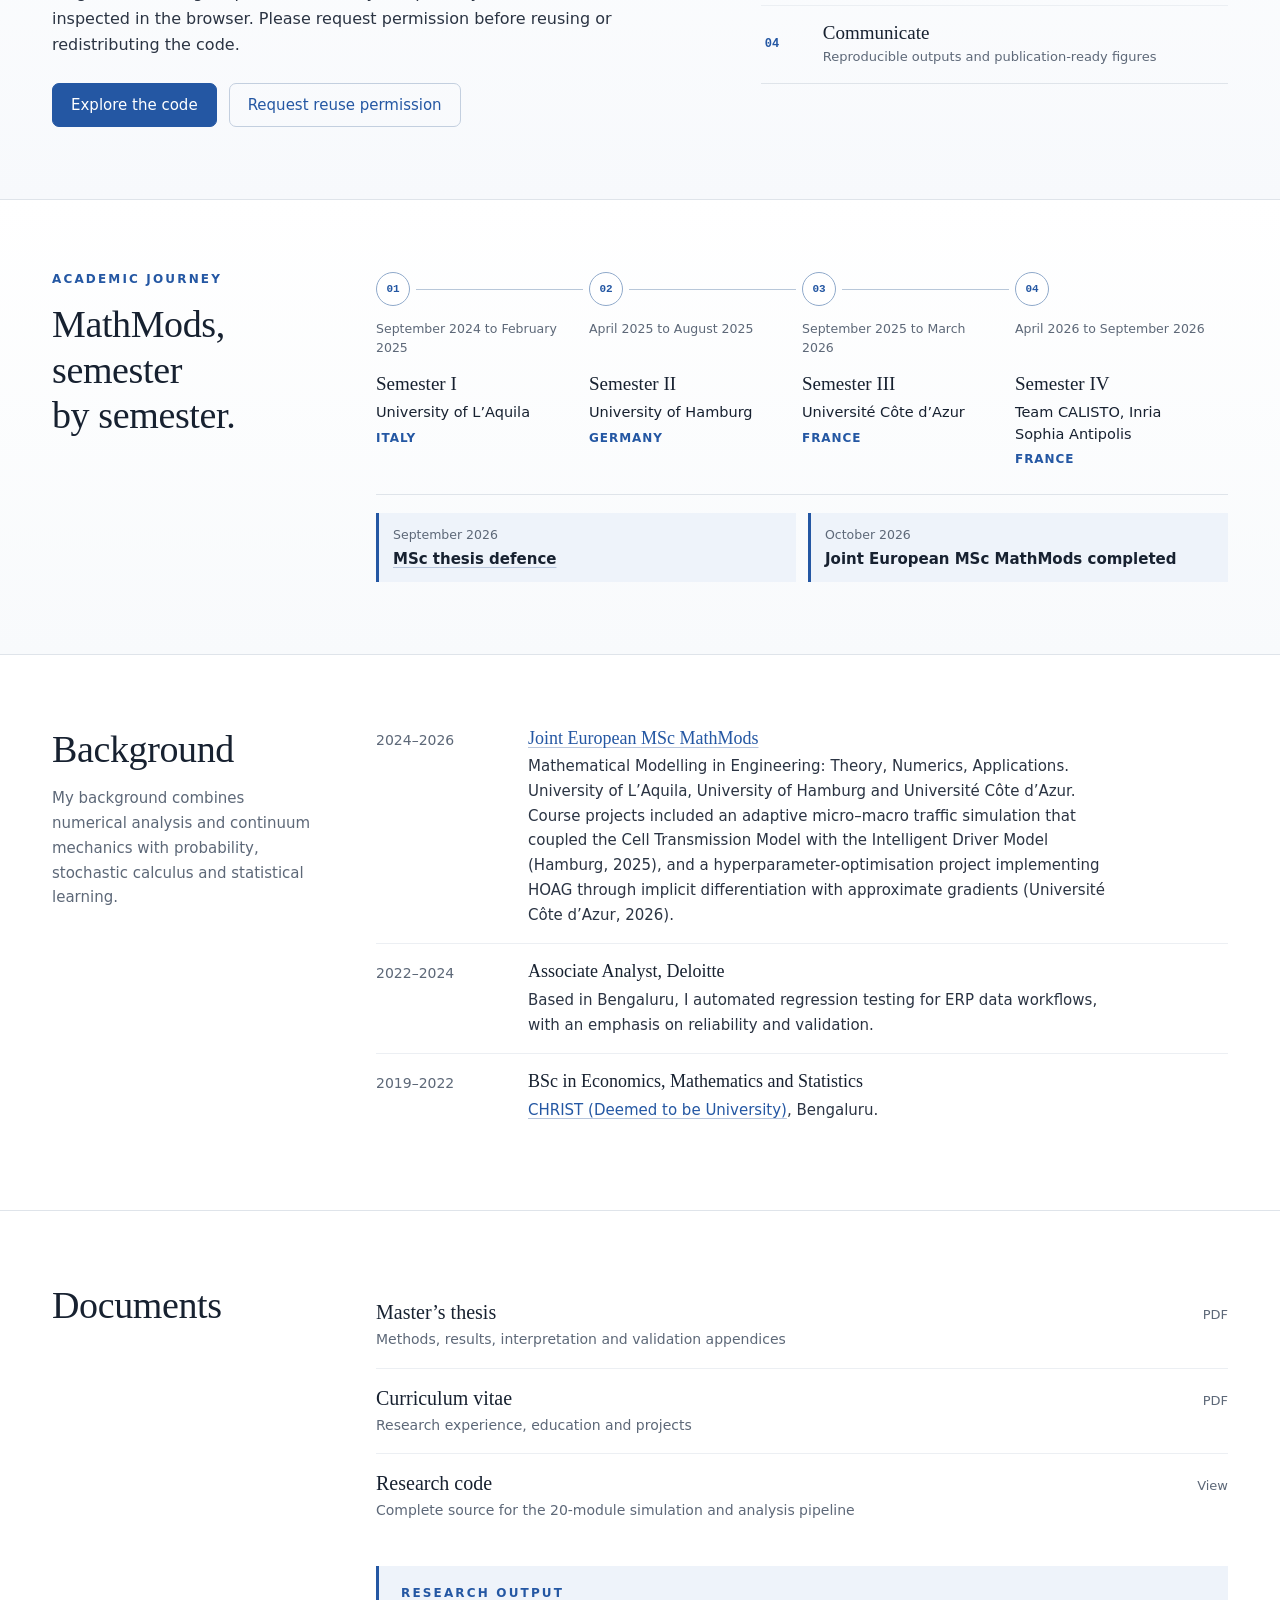
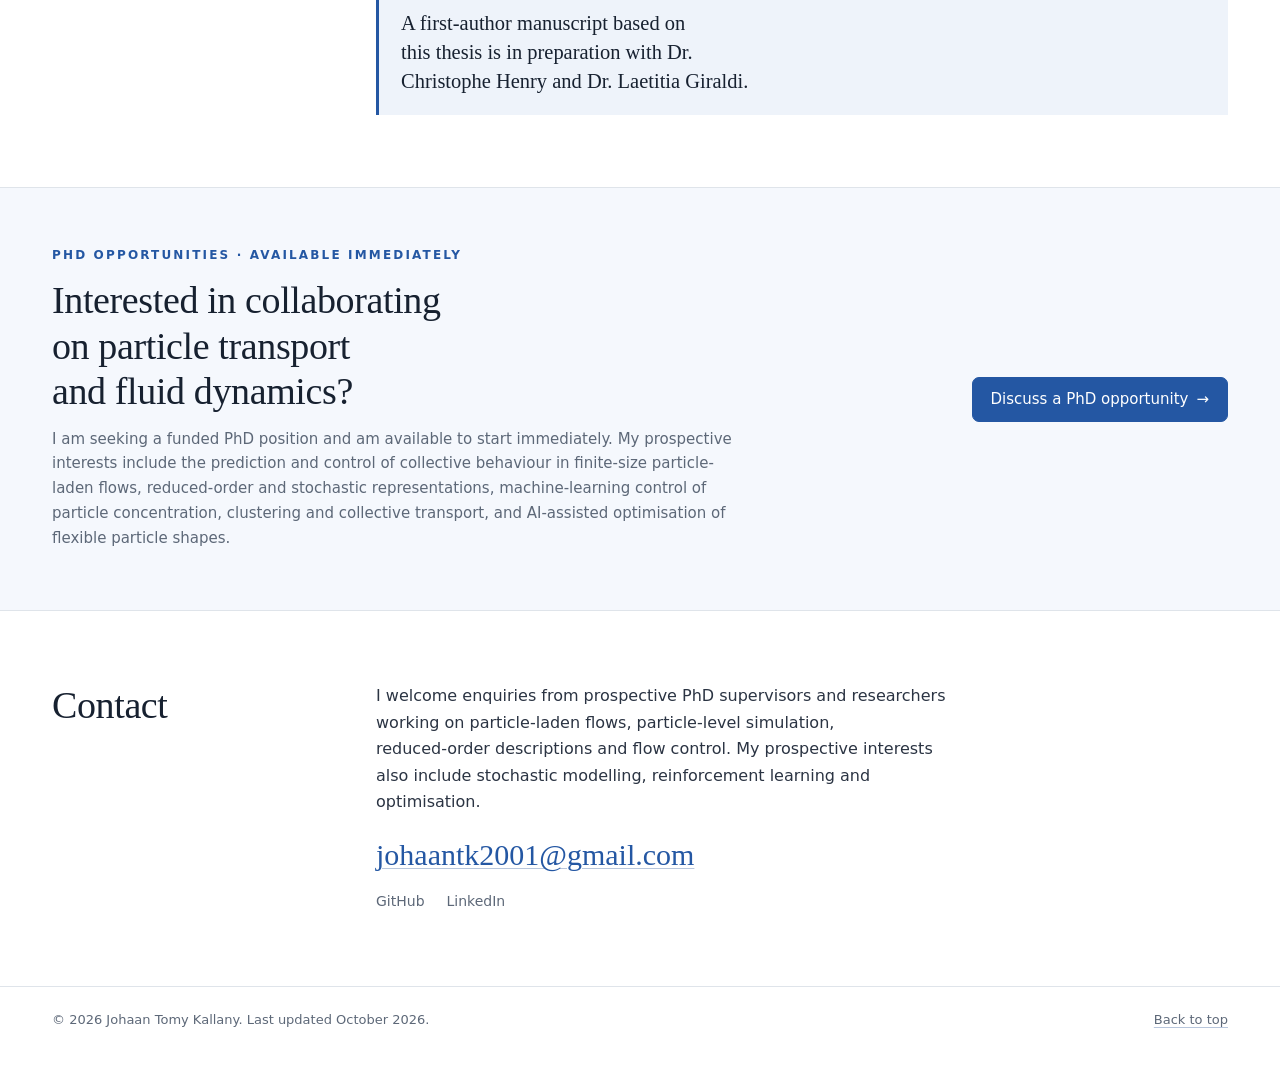
<file: contact.html>
<!doctype html>
<html lang="en">
<head>
  <meta charset="utf-8">
  <meta name="viewport" content="width=device-width, initial-scale=1">
  <meta name="robots" content="noindex, follow">
  <meta http-equiv="refresh" content="0;url=index.html#contact">
  <title>Contact | Johaan Tomy Kallany</title>
  <link rel="canonical" href="https://kallanyjohaan.github.io/index.html#contact">
  <link rel="icon" href="favicon.svg" type="image/svg+xml">
  <link rel="stylesheet" href="style.css">
</head>
<body>
  <main id="main" class="wrap notfound">
    <p class="label">Page moved</p>
    <h1>Contact</h1>
    <p>This page has moved. <a href="index.html#contact">Continue to the contact section</a>.</p>
  </main>
</body>
</html>
</file>
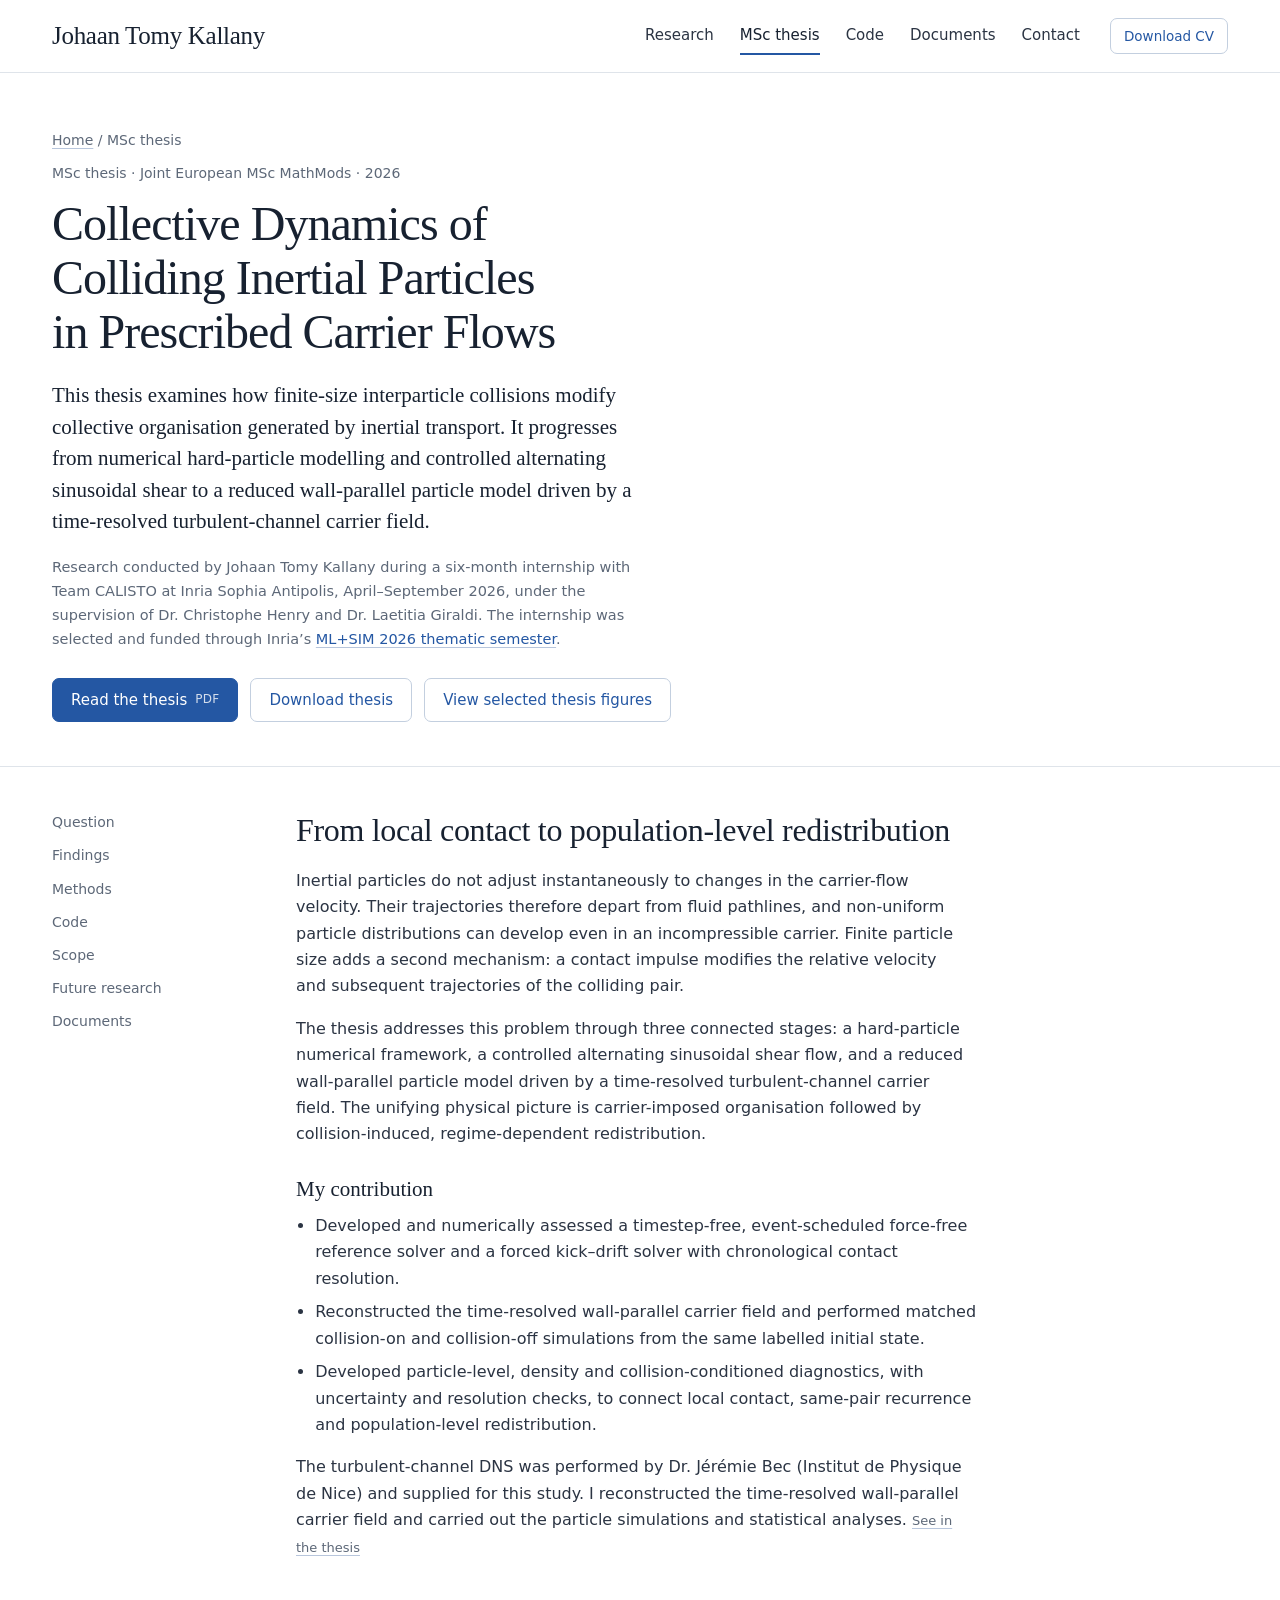
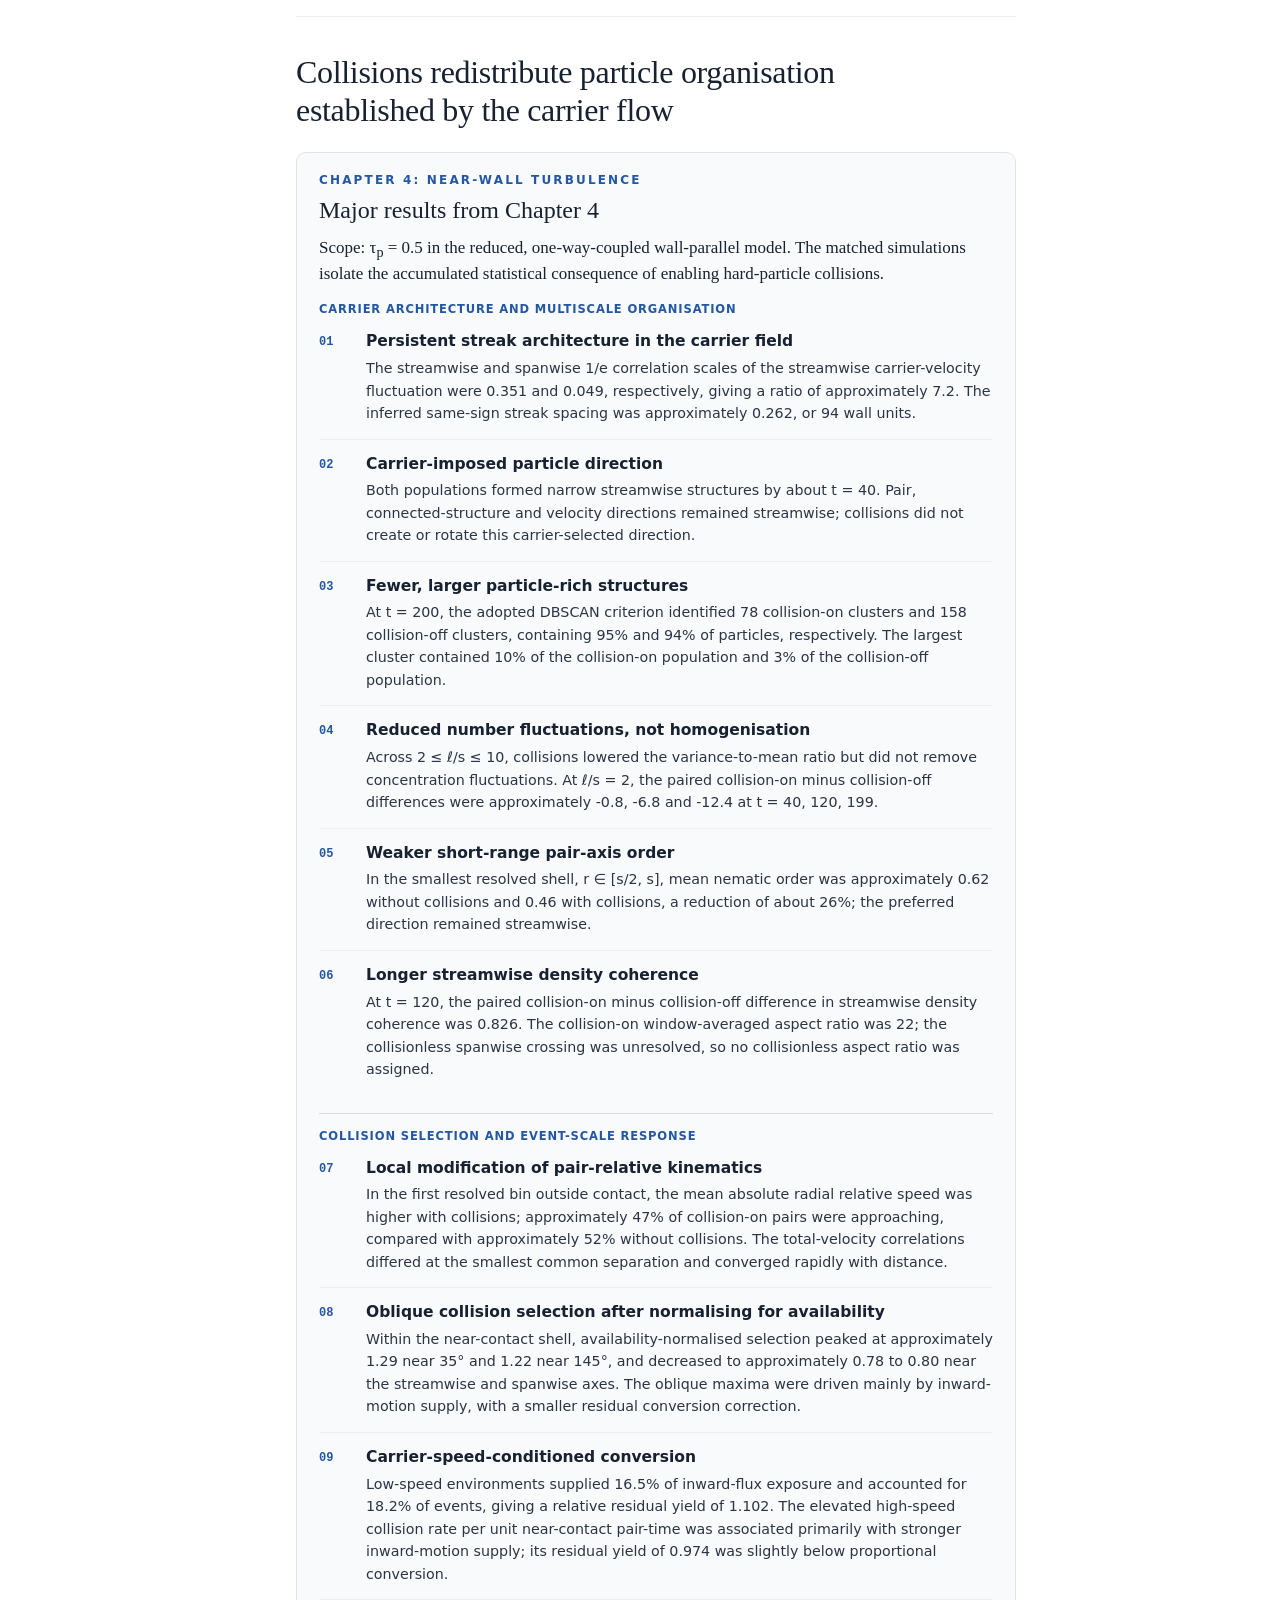
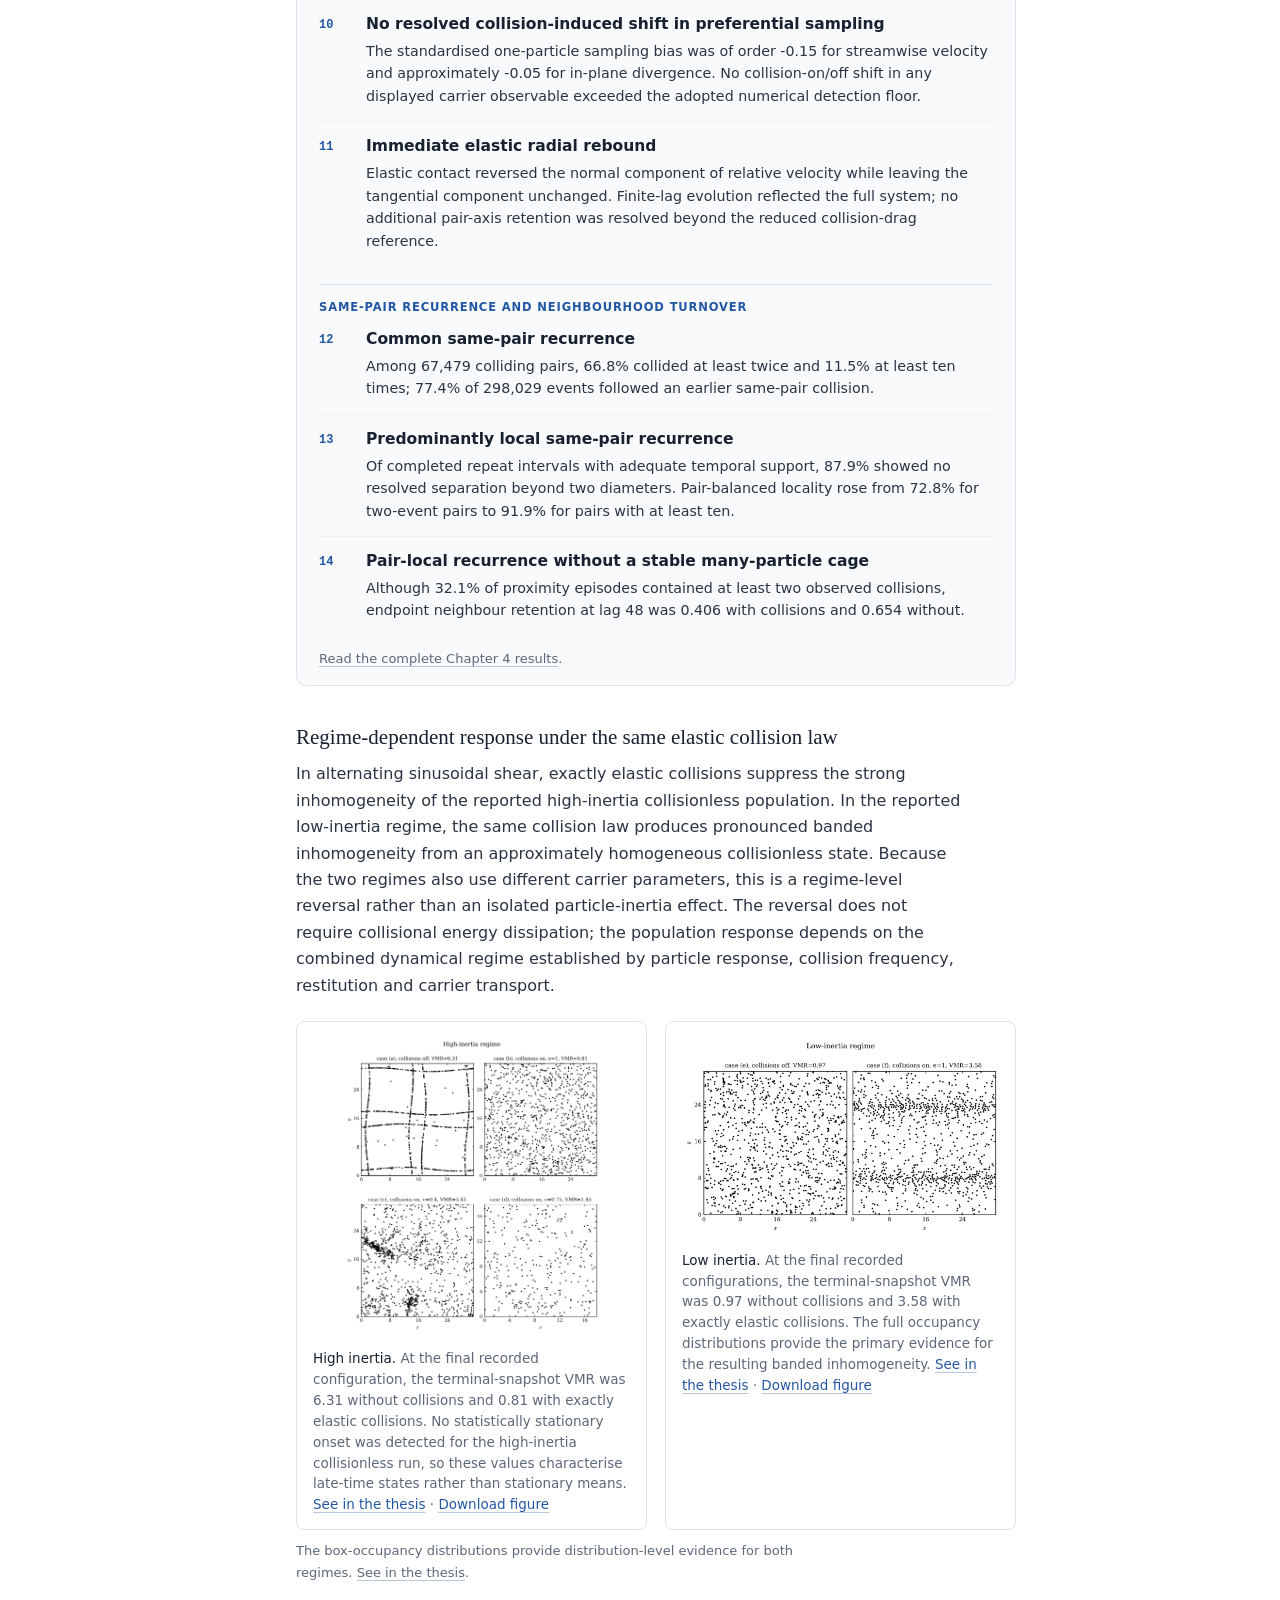
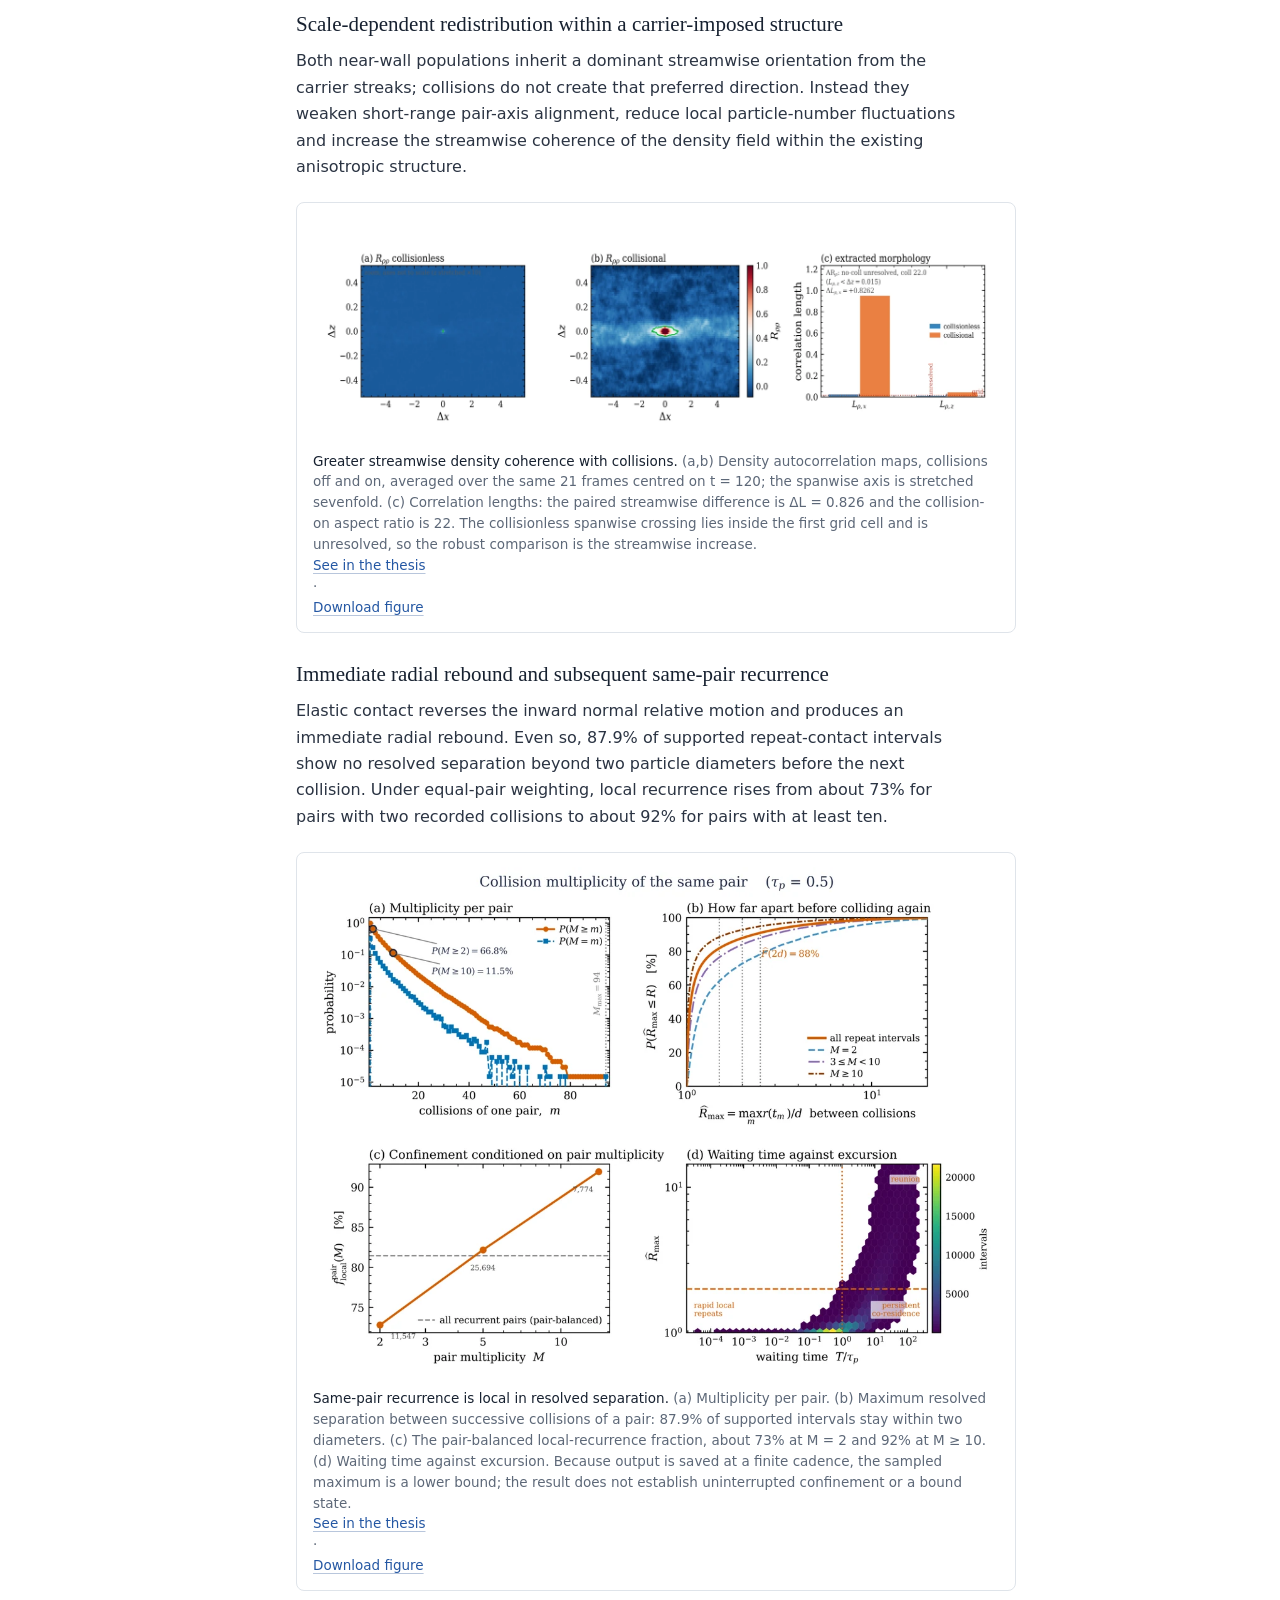
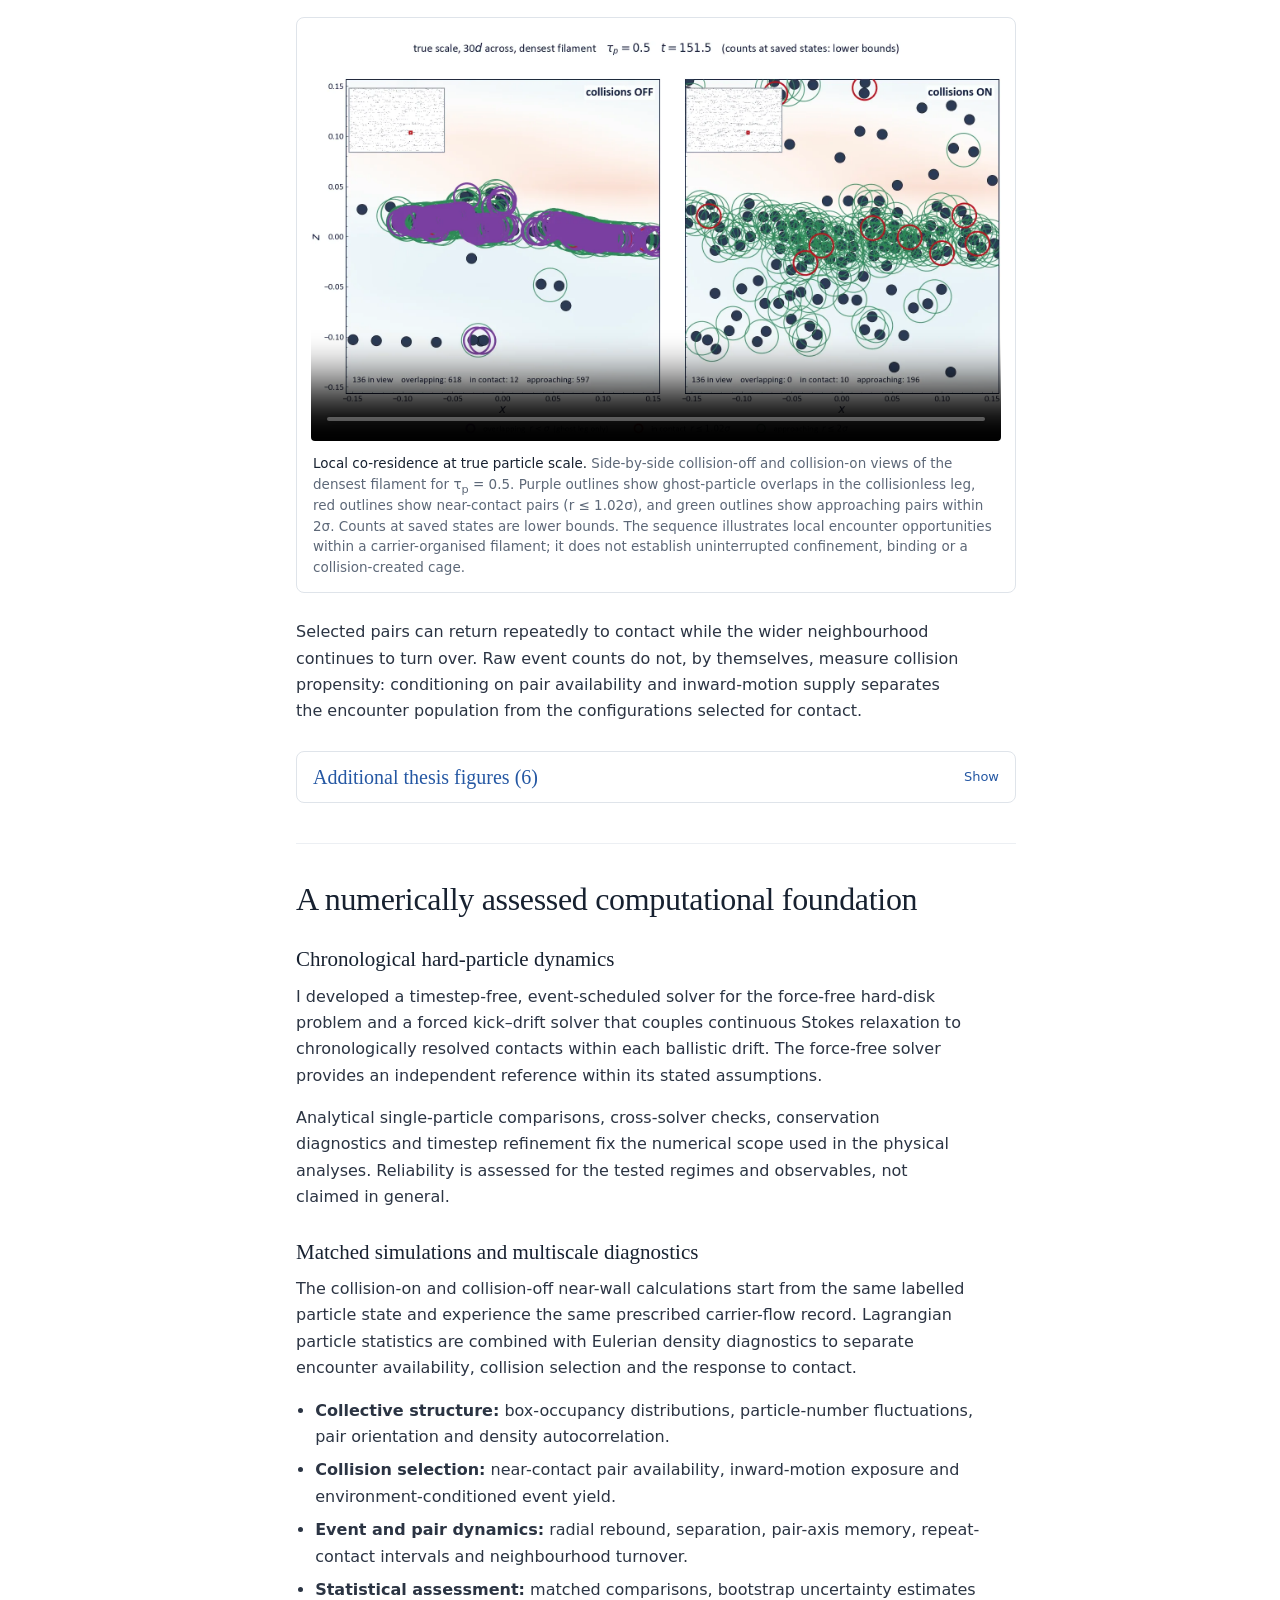
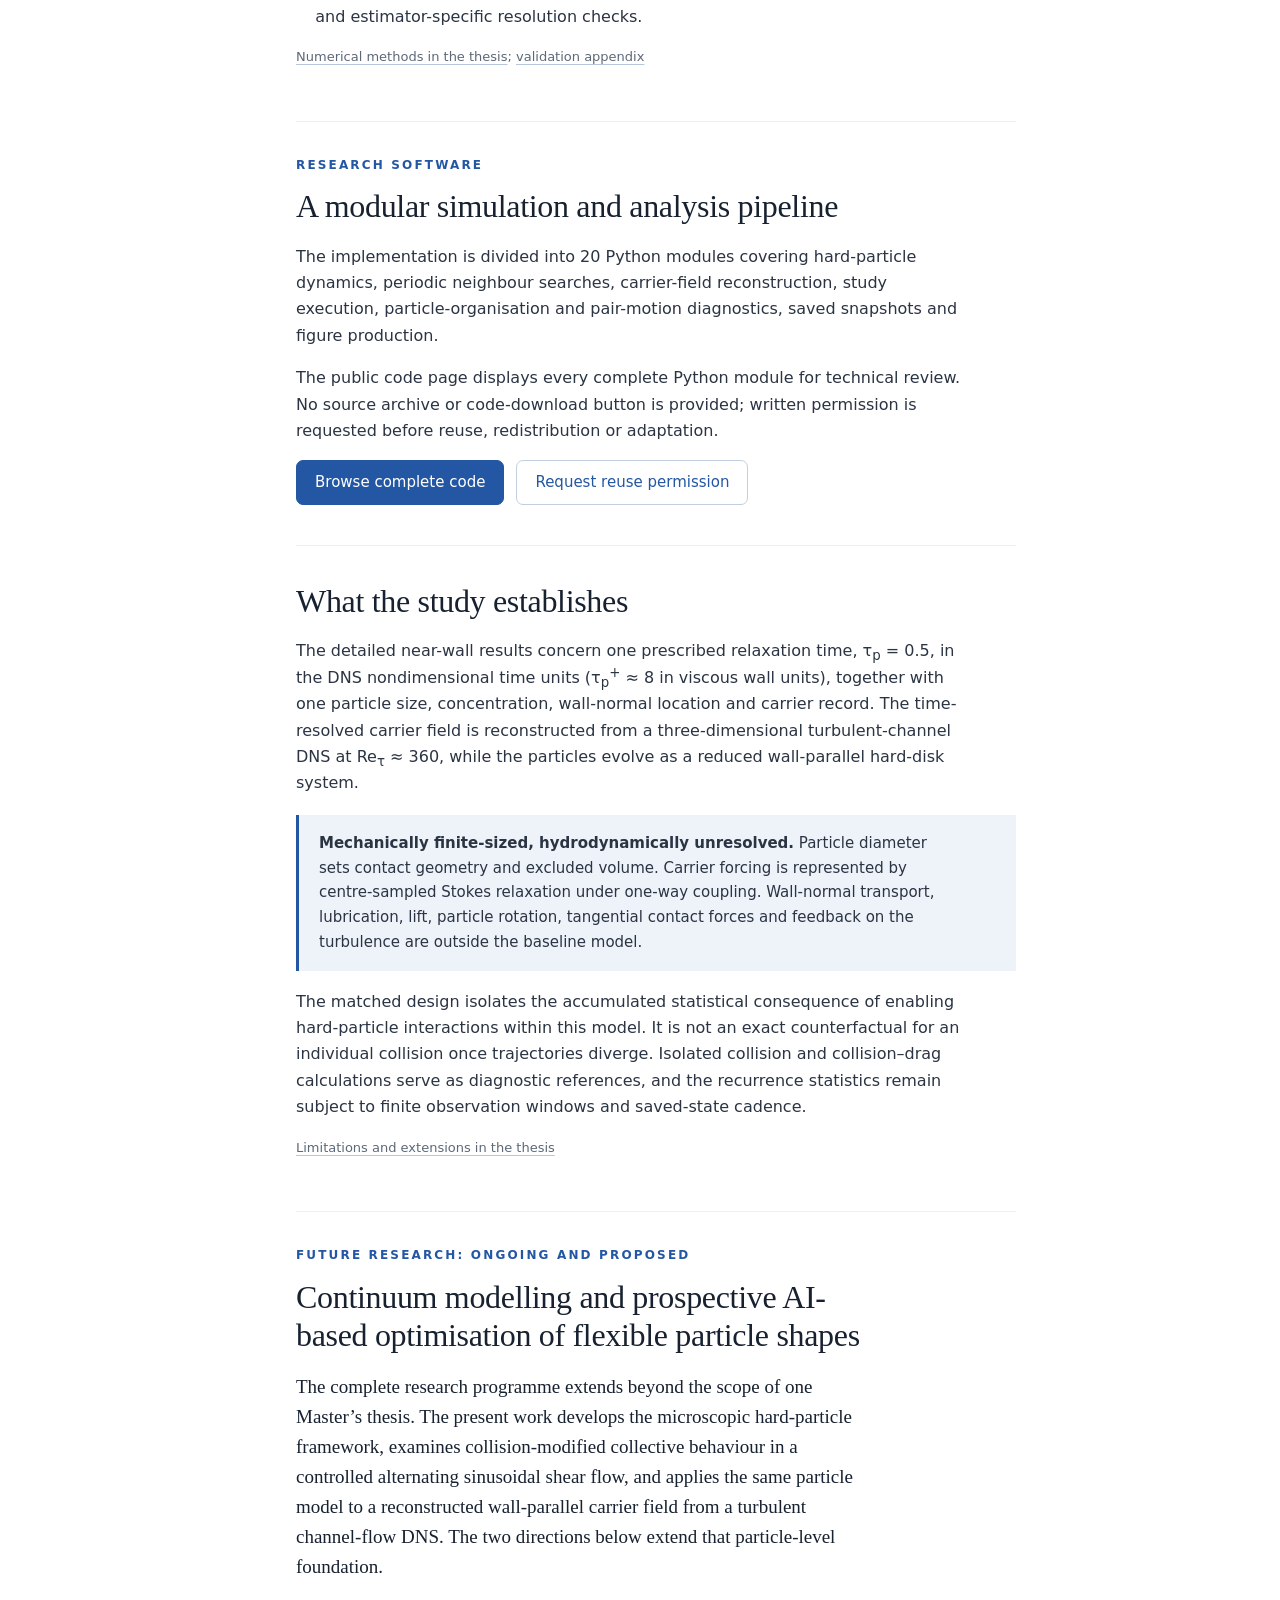
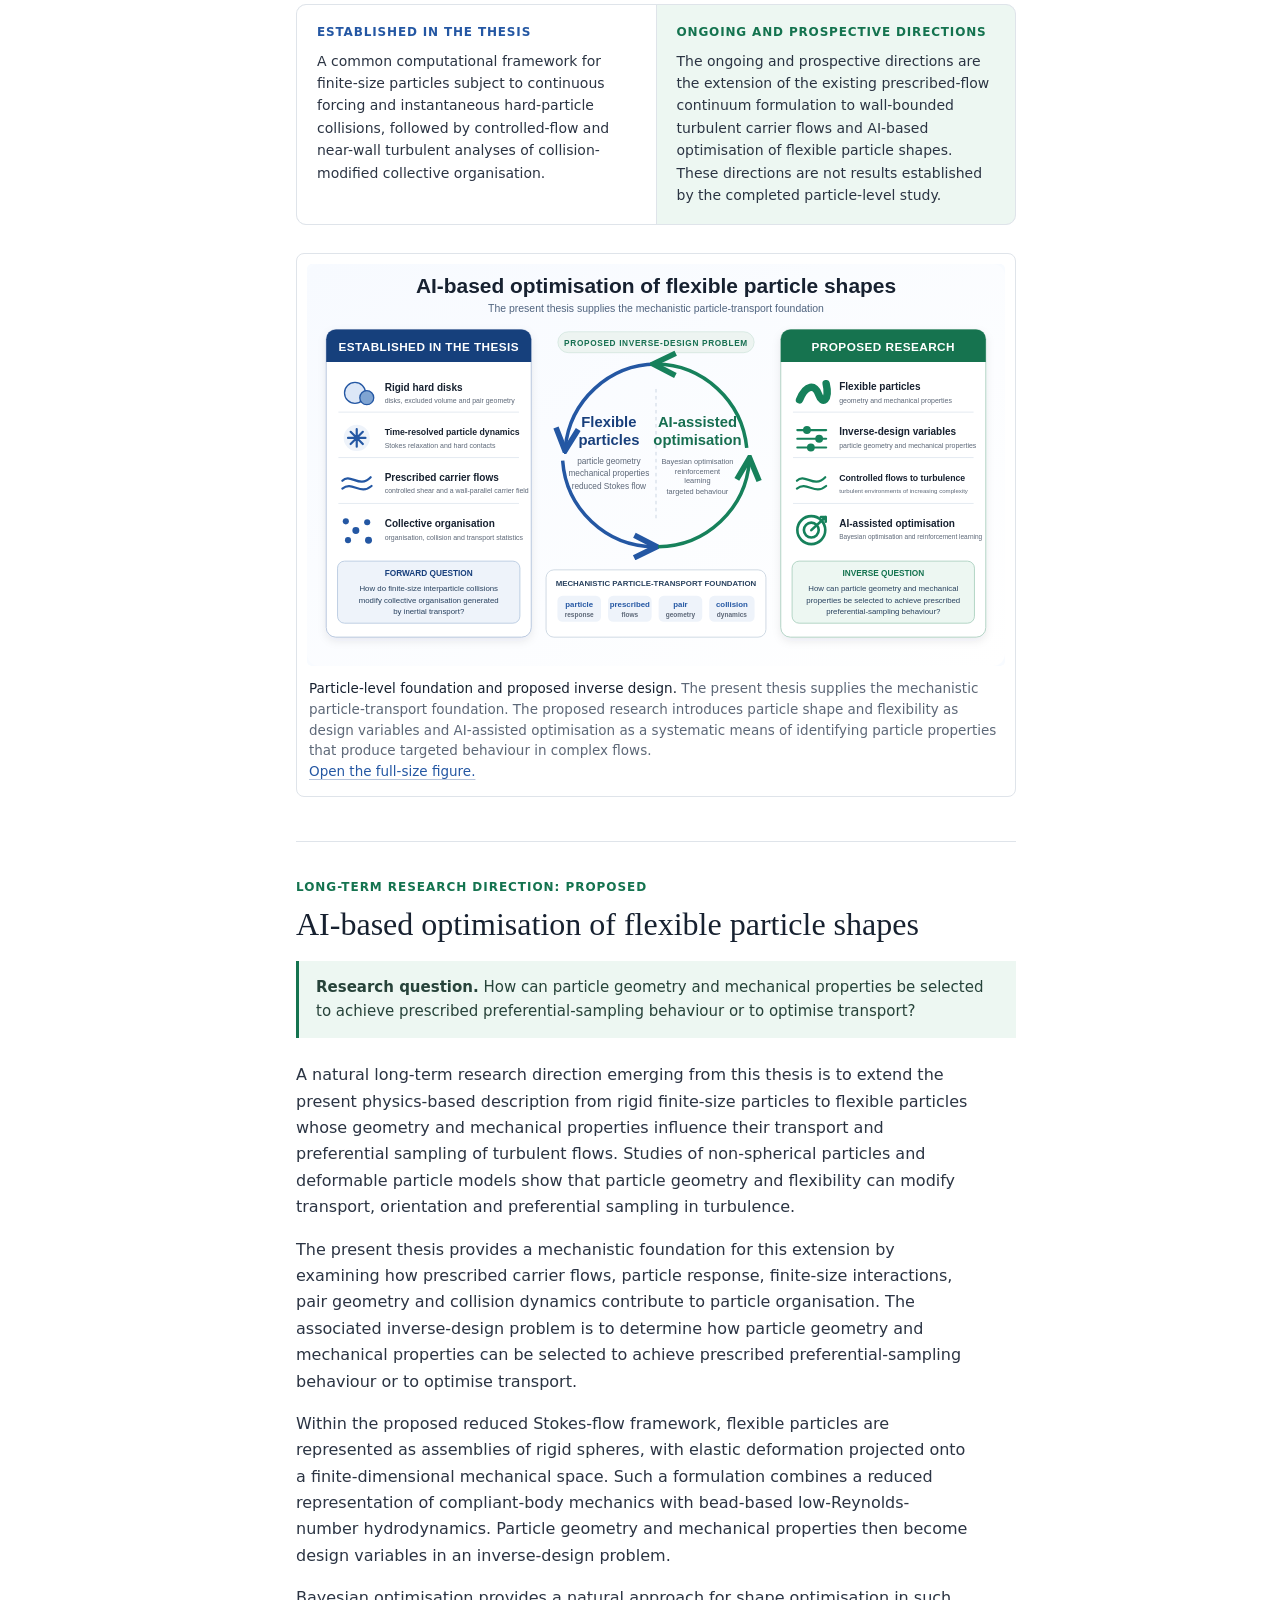
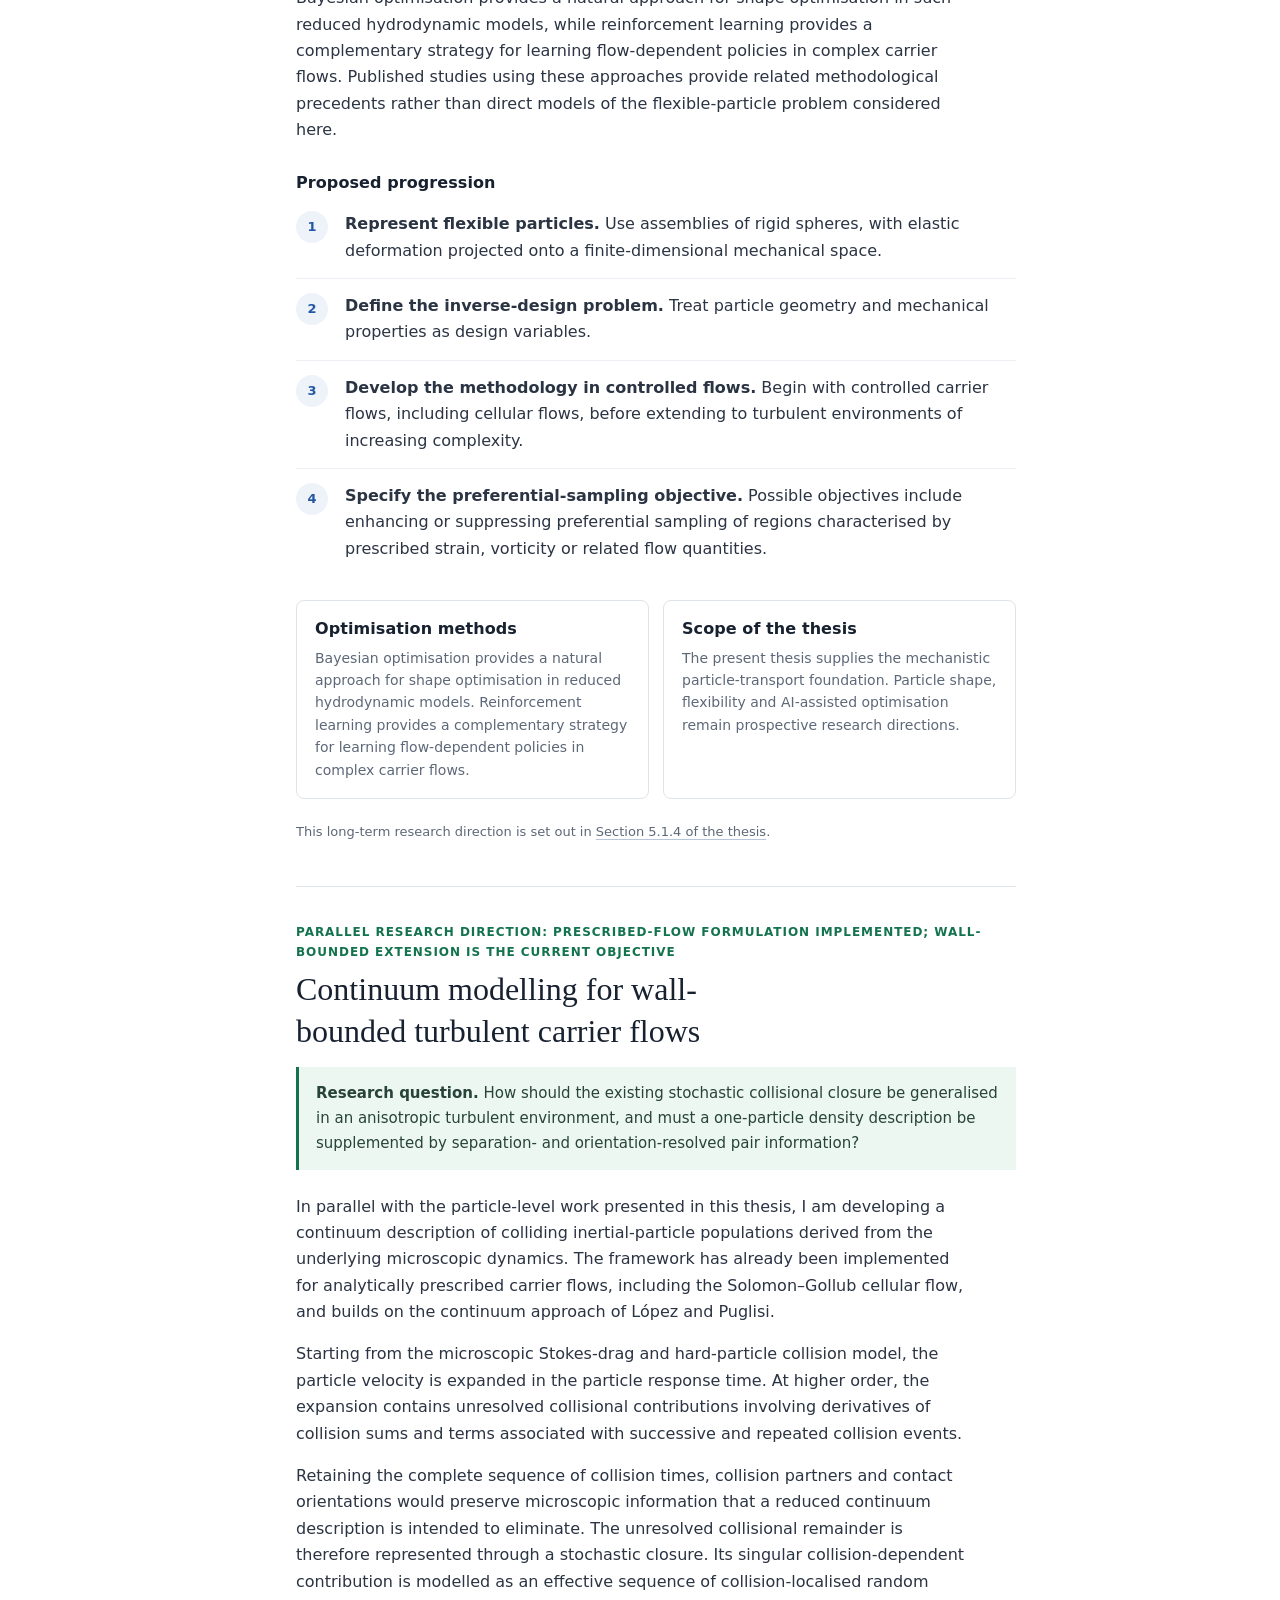
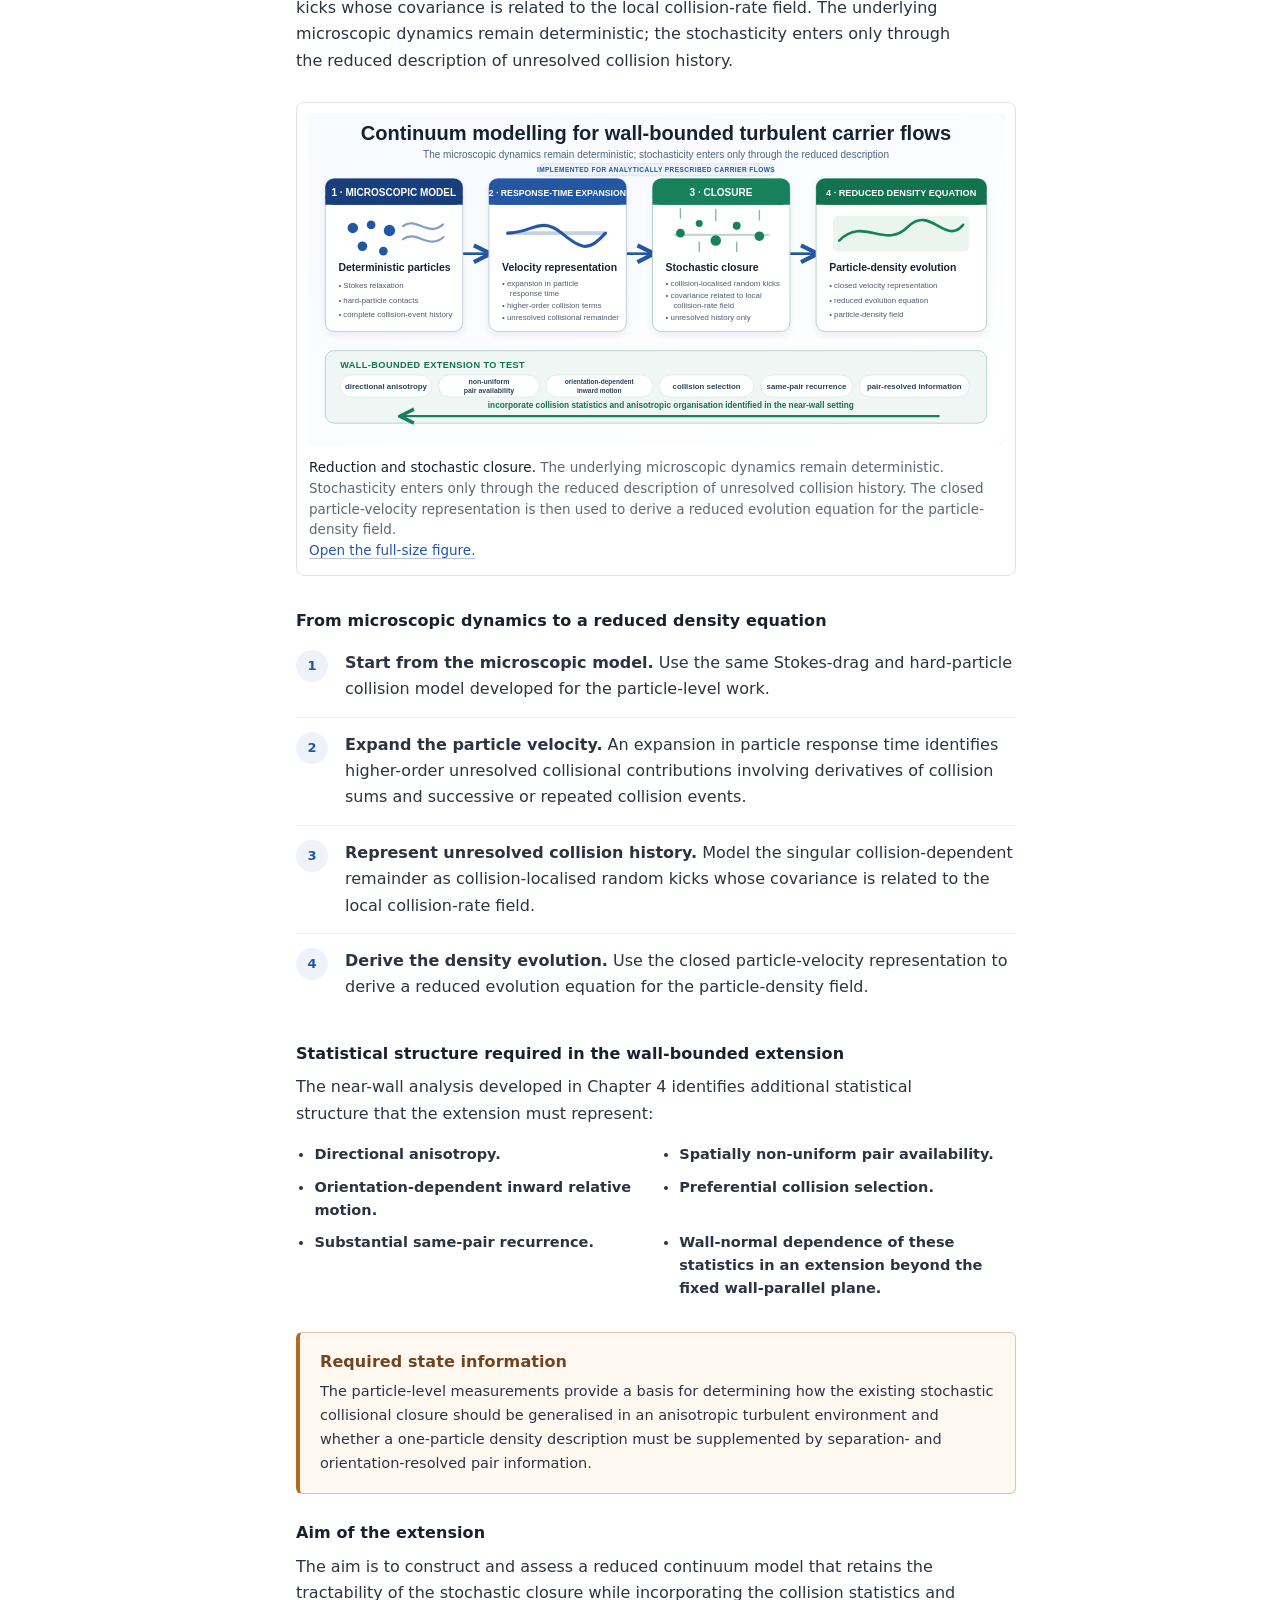
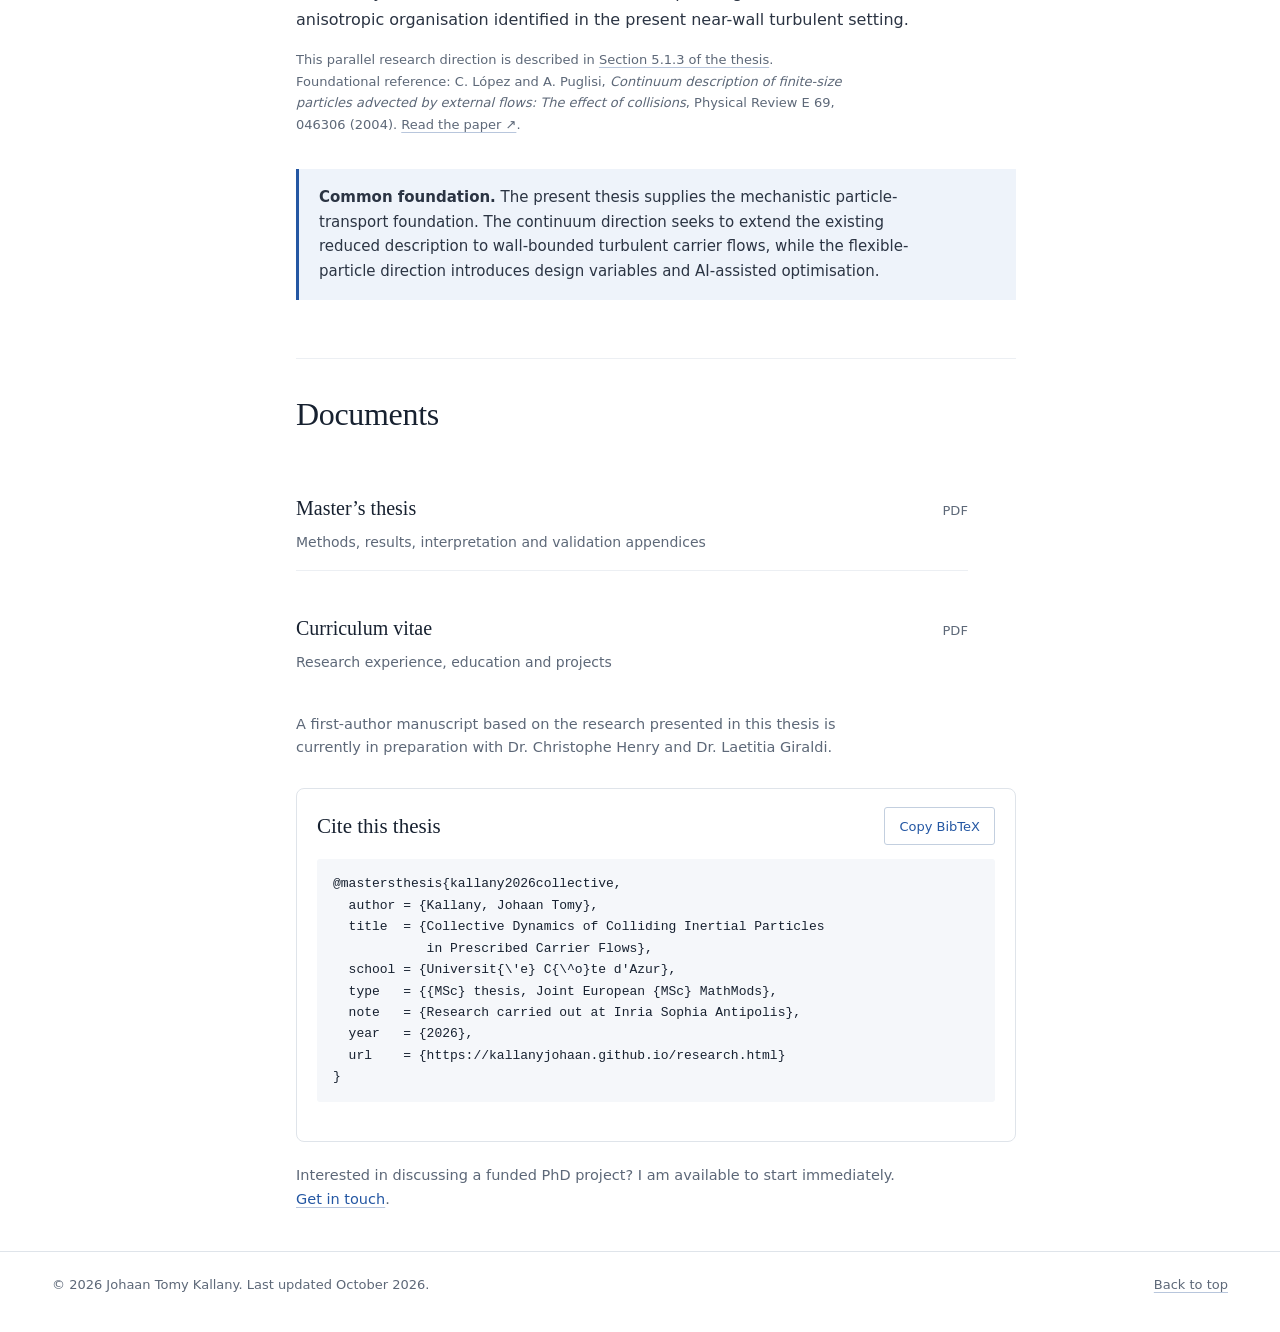
<file: research.html>
<!doctype html>
<html lang="en">
<head>
  <meta charset="utf-8">
  <meta name="viewport" content="width=device-width,initial-scale=1">
  <meta name="description" content="Johaan Tomy Kallany’s MSc thesis on how finite-size interparticle collisions modify collective particle organisation in controlled carrier flows and a reduced wall-parallel model driven by turbulent-channel DNS data.">
  <meta name="theme-color" content="#ffffff">
  <link rel="canonical" href="https://kallanyjohaan.github.io/research.html">
  <meta property="og:type" content="article">
  <meta property="og:title" content="Collective Dynamics of Colliding Inertial Particles in Prescribed Carrier Flows">
  <meta property="og:description" content="MSc thesis, Inria Sophia Antipolis, 2026: carrier-imposed organisation and regime-dependent redistribution by finite-size interparticle collisions.">
  <meta property="og:url" content="https://kallanyjohaan.github.io/research.html">
  <meta property="og:image" content="https://kallanyjohaan.github.io/assets/social-card.jpg">
  <meta property="og:image:width" content="1200">
  <meta property="og:image:height" content="630">
  <meta property="og:image:alt" content="Collision-enabled particles organised by a near-wall turbulent carrier field, alongside the MSc thesis title.">
  <meta name="twitter:card" content="summary_large_image">
  <title>MSc thesis: Collective Dynamics of Colliding Inertial Particles in Prescribed Carrier Flows | Johaan Tomy Kallany</title>
  <link rel="icon" href="favicon.svg" type="image/svg+xml">
  <link rel="stylesheet" href="style.css">
  <script defer src="script.js"></script>
</head>
<body>
  <a class="skip" href="#main">Skip to content</a>
  <header class="site-header">
    <div class="wrap">
      <a class="brand" href="index.html" aria-label="Johaan Tomy Kallany homepage">Johaan Tomy Kallany</a>
      <button class="nav-toggle" type="button" aria-expanded="false" aria-controls="site-nav">Menu</button>
      <nav id="site-nav" aria-label="Main navigation">
        <a href="index.html#work">Research</a>
        <a href="research.html" aria-current="page">MSc thesis</a>
        <a href="code.html">Code</a>
        <a href="index.html#documents">Documents</a>
        <a href="index.html#contact">Contact</a>
        <a class="btn btn-ghost btn-sm nav-cv" href="assets/Johaan_Tomy_Kallany_CV.pdf" download="Johaan_Tomy_Kallany_CV.pdf">Download CV</a>
      </nav>
    </div>
  </header>

  <main id="main" tabindex="-1">
    <section class="wrap study-hero">
      <p class="breadcrumb"><a href="index.html">Home</a> / MSc thesis</p>
      <p class="label">MSc thesis · Joint European MSc MathMods · 2026</p>
      <h1>Collective Dynamics of Colliding Inertial Particles in Prescribed Carrier Flows</h1>
      <p class="lead">This thesis examines how finite-size interparticle collisions modify collective organisation generated by inertial transport. It progresses from numerical hard-particle modelling and controlled alternating sinusoidal shear to a reduced wall-parallel particle model driven by a time-resolved turbulent-channel carrier field.</p>
      <p class="meta">Research conducted by Johaan Tomy Kallany during a six-month internship with Team CALISTO at Inria Sophia Antipolis, April–September 2026, under the supervision of Dr. Christophe Henry and Dr. Laetitia Giraldi. The internship was selected and funded through Inria’s <a href="https://project.inria.fr/mlsim2026/">ML+SIM 2026 thematic semester</a>.</p>
      <div class="actions">
        <a class="btn" href="assets/Johaan_Kallany_Thesis.pdf">Read the thesis <span class="pdf">PDF</span></a>
        <a class="btn btn-ghost" href="assets/Johaan_Kallany_Thesis.pdf" download="Johaan_Kallany_Thesis.pdf">Download thesis</a>
        <a class="btn btn-ghost" href="#findings">View selected thesis figures</a>
      </div>
    </section>

    <div class="wrap study">
      <nav class="contents" aria-label="On this page">
        <a href="#question">Question</a>
        <a href="#findings">Findings</a>
        <a href="#methods">Methods</a>
        <a href="#code">Code</a>
        <a href="#scope">Scope</a>
        <a href="#future-research">Future research</a>
        <a href="#documents">Documents</a>
      </nav>

      <div class="study-content">
        <section id="question" aria-labelledby="question-title">
          <h2 id="question-title">From local contact to population-level redistribution</h2>
          <p>Inertial particles do not adjust instantaneously to changes in the carrier-flow velocity. Their trajectories therefore depart from fluid pathlines, and non-uniform particle distributions can develop even in an incompressible carrier. Finite particle size adds a second mechanism: a contact impulse modifies the relative velocity and subsequent trajectories of the colliding pair.</p>
          <p>The thesis addresses this problem through three connected stages: a hard-particle numerical framework, a controlled alternating sinusoidal shear flow, and a reduced wall-parallel particle model driven by a time-resolved turbulent-channel carrier field. The unifying physical picture is carrier-imposed organisation followed by collision-induced, regime-dependent redistribution.</p>
          <h3>My contribution</h3>
          <ul>
            <li>Developed and numerically assessed a timestep-free, event-scheduled force-free reference solver and a forced kick–drift solver with chronological contact resolution.</li>
            <li>Reconstructed the time-resolved wall-parallel carrier field and performed matched collision-on and collision-off simulations from the same labelled initial state.</li>
            <li>Developed particle-level, density and collision-conditioned diagnostics, with uncertainty and resolution checks, to connect local contact, same-pair recurrence and population-level redistribution.</li>
          </ul>
          <p>The turbulent-channel DNS was performed by Dr. Jérémie Bec (Institut de Physique de Nice) and supplied for this study. I reconstructed the time-resolved wall-parallel carrier field and carried out the particle simulations and statistical analyses. <span class="ref"><a href="assets/Johaan_Kallany_Thesis.pdf#page=46">See in the thesis</a></span></p>
        </section>

        <section id="findings" aria-labelledby="findings-title">
          <h2 id="findings-title">Collisions redistribute particle organisation established by the carrier flow</h2>

          <section class="major-results" aria-labelledby="major-results-title">
            <p class="section-eyebrow">Chapter 4: near-wall turbulence</p>
            <h3 id="major-results-title">Major results from Chapter 4</h3>
            <p class="major-results-lead">Scope: <span class="nowrap">&tau;<sub>p</sub> = 0.5</span> in the reduced, one-way-coupled wall-parallel model. The matched simulations isolate the accumulated statistical consequence of enabling hard-particle collisions.</p>
            <p class="major-results-group">Carrier architecture and multiscale organisation</p>
            <ol class="major-results-list" role="list">
              <li>
                <span class="major-result-index" aria-hidden="true">01</span>
                <div><h4>Persistent streak architecture in the carrier field</h4><p>The streamwise and spanwise 1/e correlation scales of the streamwise carrier-velocity fluctuation were 0.351 and 0.049, respectively, giving a ratio of approximately 7.2. The inferred same-sign streak spacing was approximately 0.262, or 94 wall units.</p></div>
              </li>
              <li>
                <span class="major-result-index" aria-hidden="true">02</span>
                <div><h4>Carrier-imposed particle direction</h4><p>Both populations formed narrow streamwise structures by about <span class="nowrap">t = 40</span>. Pair, connected-structure and velocity directions remained streamwise; collisions did not create or rotate this carrier-selected direction.</p></div>
              </li>
              <li>
                <span class="major-result-index" aria-hidden="true">03</span>
                <div><h4>Fewer, larger particle-rich structures</h4><p>At <span class="nowrap">t = 200</span>, the adopted DBSCAN criterion identified 78 collision-on clusters and 158 collision-off clusters, containing 95% and 94% of particles, respectively. The largest cluster contained 10% of the collision-on population and 3% of the collision-off population.</p></div>
              </li>
              <li>
                <span class="major-result-index" aria-hidden="true">04</span>
                <div><h4>Reduced number fluctuations, not homogenisation</h4><p>Across <span class="nowrap">2 &le; &ell;/s &le; 10</span>, collisions lowered the variance-to-mean ratio but did not remove concentration fluctuations. At <span class="nowrap">&ell;/s = 2</span>, the paired collision-on minus collision-off differences were approximately -0.8, -6.8 and -12.4 at <span class="nowrap">t = 40, 120, 199</span>.</p></div>
              </li>
              <li>
                <span class="major-result-index" aria-hidden="true">05</span>
                <div><h4>Weaker short-range pair-axis order</h4><p>In the smallest resolved shell, <span class="nowrap">r &isin; [s/2, s]</span>, mean nematic order was approximately 0.62 without collisions and 0.46 with collisions, a reduction of about 26%; the preferred direction remained streamwise.</p></div>
              </li>
              <li>
                <span class="major-result-index" aria-hidden="true">06</span>
                <div><h4>Longer streamwise density coherence</h4><p>At <span class="nowrap">t = 120</span>, the paired collision-on minus collision-off difference in streamwise density coherence was 0.826. The collision-on window-averaged aspect ratio was 22; the collisionless spanwise crossing was unresolved, so no collisionless aspect ratio was assigned.</p></div>
              </li>
            </ol>

            <p class="major-results-group">Collision selection and event-scale response</p>
            <ol class="major-results-list" role="list">
              <li>
                <span class="major-result-index" aria-hidden="true">07</span>
                <div><h4>Local modification of pair-relative kinematics</h4><p>In the first resolved bin outside contact, the mean absolute radial relative speed was higher with collisions; approximately 47% of collision-on pairs were approaching, compared with approximately 52% without collisions. The total-velocity correlations differed at the smallest common separation and converged rapidly with distance.</p></div>
              </li>
              <li>
                <span class="major-result-index" aria-hidden="true">08</span>
                <div><h4>Oblique collision selection after normalising for availability</h4><p>Within the near-contact shell, availability-normalised selection peaked at approximately 1.29 near 35° and 1.22 near 145°, and decreased to approximately 0.78 to 0.80 near the streamwise and spanwise axes. The oblique maxima were driven mainly by inward-motion supply, with a smaller residual conversion correction.</p></div>
              </li>
              <li>
                <span class="major-result-index" aria-hidden="true">09</span>
                <div><h4>Carrier-speed-conditioned conversion</h4><p>Low-speed environments supplied 16.5% of inward-flux exposure and accounted for 18.2% of events, giving a relative residual yield of 1.102. The elevated high-speed collision rate per unit near-contact pair-time was associated primarily with stronger inward-motion supply; its residual yield of 0.974 was slightly below proportional conversion.</p></div>
              </li>
              <li>
                <span class="major-result-index" aria-hidden="true">10</span>
                <div><h4>No resolved collision-induced shift in preferential sampling</h4><p>The standardised one-particle sampling bias was of order -0.15 for streamwise velocity and approximately -0.05 for in-plane divergence. No collision-on/off shift in any displayed carrier observable exceeded the adopted numerical detection floor.</p></div>
              </li>
              <li>
                <span class="major-result-index" aria-hidden="true">11</span>
                <div><h4>Immediate elastic radial rebound</h4><p>Elastic contact reversed the normal component of relative velocity while leaving the tangential component unchanged. Finite-lag evolution reflected the full system; no additional pair-axis retention was resolved beyond the reduced collision-drag reference.</p></div>
              </li>
            </ol>

            <p class="major-results-group">Same-pair recurrence and neighbourhood turnover</p>
            <ol class="major-results-list" role="list">
              <li>
                <span class="major-result-index" aria-hidden="true">12</span>
                <div><h4>Common same-pair recurrence</h4><p>Among 67,479 colliding pairs, 66.8% collided at least twice and 11.5% at least ten times; 77.4% of 298,029 events followed an earlier same-pair collision.</p></div>
              </li>
              <li>
                <span class="major-result-index" aria-hidden="true">13</span>
                <div><h4>Predominantly local same-pair recurrence</h4><p>Of completed repeat intervals with adequate temporal support, 87.9% showed no resolved separation beyond two diameters. Pair-balanced locality rose from 72.8% for two-event pairs to 91.9% for pairs with at least ten.</p></div>
              </li>
              <li>
                <span class="major-result-index" aria-hidden="true">14</span>
                <div><h4>Pair-local recurrence without a stable many-particle cage</h4><p>Although 32.1% of proximity episodes contained at least two observed collisions, endpoint neighbour retention at lag 48 was 0.406 with collisions and 0.654 without.</p></div>
              </li>
            </ol>
            <p class="ref"><a href="assets/Johaan_Kallany_Thesis.pdf#page=64">Read the complete Chapter 4 results</a>.</p>
          </section>

          <h3>Regime-dependent response under the same elastic collision law</h3>
          <p>In alternating sinusoidal shear, exactly elastic collisions suppress the strong inhomogeneity of the reported high-inertia collisionless population. In the reported low-inertia regime, the same collision law produces pronounced banded inhomogeneity from an approximately homogeneous collisionless state. Because the two regimes also use different carrier parameters, this is a regime-level reversal rather than an isolated particle-inertia effect. The reversal does not require collisional energy dissipation; the population response depends on the combined dynamical regime established by particle response, collision frequency, restitution and carrier transport.</p>
          <div class="fig-pair">
            <figure class="fig">
              <a href="assets/figures/fig-3-1.webp" aria-label="Open Figure 3.1 at full size"><img src="assets/figures/fig-3-1-1100.webp" width="1880" height="1140" loading="lazy" alt="high-inertia particle configurations in alternating shear, collisions off with a grid-like filament pattern (VMR 6.31) and collisions on, elastic, nearly uniform (VMR 0.81)."></a>
              <figcaption><strong>High inertia.</strong> At the final recorded configuration, the terminal-snapshot VMR was 6.31 without collisions and 0.81 with exactly elastic collisions. No statistically stationary onset was detected for the high-inertia collisionless run, so these values characterise late-time states rather than stationary means. <a href="assets/Johaan_Kallany_Thesis.pdf#page=38">See in the thesis</a> · <a href="assets/figures/fig-3-1.webp" download="Kallany_thesis_fig-3-1.webp">Download figure</a></figcaption>
            </figure>
            <figure class="fig">
              <a href="assets/figures/fig-3-2.webp" aria-label="Open Figure 3.2 at full size"><img src="assets/figures/fig-3-2-1100.webp" width="1880" height="1145" loading="lazy" alt="low-inertia particle configurations, collisions off nearly uniform (VMR 0.97) and elastic collisions on forming two dense bands (VMR 3.58)."></a>
              <figcaption><strong>Low inertia.</strong> At the final recorded configurations, the terminal-snapshot VMR was 0.97 without collisions and 3.58 with exactly elastic collisions. The full occupancy distributions provide the primary evidence for the resulting banded inhomogeneity. <a href="assets/Johaan_Kallany_Thesis.pdf#page=40">See in the thesis</a> · <a href="assets/figures/fig-3-2.webp" download="Kallany_thesis_fig-3-2.webp">Download figure</a></figcaption>
            </figure>
          </div>
          <p class="ref">The box-occupancy distributions provide distribution-level evidence for both regimes. <a href="assets/Johaan_Kallany_Thesis.pdf#page=41">See in the thesis</a>.</p>

          <h3>Scale-dependent redistribution within a carrier-imposed structure</h3>
          <p>Both near-wall populations inherit a dominant streamwise orientation from the carrier streaks; collisions do not create that preferred direction. Instead they weaken short-range pair-axis alignment, reduce local particle-number fluctuations and increase the streamwise coherence of the density field within the existing anisotropic structure.</p>
          <figure class="fig">
            <a href="assets/figures/fig-4-8.webp" aria-label="Open Figure 4.8 at full size"><img src="assets/figures/fig-4-8.webp" width="2400" height="532" loading="lazy" alt="particle-density autocorrelation maps for collisions off (a) and on (b), and the extracted correlation lengths (c); the collisional map is strongly elongated streamwise."></a>
            <figcaption><strong>Greater streamwise density coherence with collisions.</strong> (a,b) Density autocorrelation maps, collisions off and on, averaged over the same 21 frames centred on <span class="nowrap">t = 120</span>; the spanwise axis is stretched sevenfold. (c) Correlation lengths: the paired streamwise difference is <span class="nowrap">ΔL = 0.826</span> and the collision-on aspect ratio is 22. The collisionless spanwise crossing lies inside the first grid cell and is unresolved, so the robust comparison is the streamwise increase. <a href="assets/Johaan_Kallany_Thesis.pdf#page=71">See in the thesis</a> · <a href="assets/figures/fig-4-8.webp" download="Kallany_thesis_fig-4-8.webp">Download figure</a></figcaption>
          </figure>

          <h3>Immediate radial rebound and subsequent same-pair recurrence</h3>
          <p>Elastic contact reverses the inward normal relative motion and produces an immediate radial rebound. Even so, 87.9% of supported repeat-contact intervals show no resolved separation beyond two particle diameters before the next collision. Under equal-pair weighting, local recurrence rises from about 73% for pairs with two recorded collisions to about 92% for pairs with at least ten.</p>
          <figure class="fig">
            <a href="assets/figures/fig-4-15.webp" aria-label="Open Figure 4.15 at full size"><img src="assets/figures/fig-4-15-1100.webp" srcset="assets/figures/fig-4-15-1100.webp 1100w, assets/figures/fig-4-15.webp 2400w" sizes="(max-width: 980px) calc(100vw - 72px), 690px" width="2400" height="1771" loading="lazy" alt="(a) collision multiplicity per pair, (b) maximum resolved separation before the next collision, (c) local-recurrence fraction rising with multiplicity, (d) waiting time against excursion."></a>
            <figcaption><strong>Same-pair recurrence is local in resolved separation.</strong> (a) Multiplicity per pair. (b) Maximum resolved separation between successive collisions of a pair: 87.9% of supported intervals stay within two diameters. (c) The pair-balanced local-recurrence fraction, about 73% at M = 2 and 92% at M ≥ 10. (d) Waiting time against excursion. Because output is saved at a finite cadence, the sampled maximum is a lower bound; the result does not establish uninterrupted confinement or a bound state. <a href="assets/Johaan_Kallany_Thesis.pdf#page=86">See in the thesis</a> · <a href="assets/figures/fig-4-15.webp" download="Kallany_thesis_fig-4-15.webp">Download figure</a></figcaption>
          </figure>
          <figure class="fig local-co-residence-figure">
            <video class="local-co-residence-video" muted loop playsinline controls preload="metadata" width="1672" height="990" poster="assets/local-co-residence-poster.webp" aria-label="True-scale comparison of local particle co-residence in the densest filament with collisions off and on" aria-describedby="local-co-residence-caption">
              <source src="assets/local-co-residence.mp4" type="video/mp4">
              Your browser does not support embedded video.
            </video>
            <figcaption id="local-co-residence-caption"><strong>Local co-residence at true particle scale.</strong> Side-by-side collision-off and collision-on views of the densest filament for <span class="nowrap">&tau;<sub>p</sub> = 0.5</span>. Purple outlines show ghost-particle overlaps in the collisionless leg, red outlines show near-contact pairs (<span class="nowrap">r &le; 1.02&sigma;</span>), and green outlines show approaching pairs within <span class="nowrap">2&sigma;</span>. Counts at saved states are lower bounds. The sequence illustrates local encounter opportunities within a carrier-organised filament; it does not establish uninterrupted confinement, binding or a collision-created cage.</figcaption>
          </figure>
          <p>Selected pairs can return repeatedly to contact while the wider neighbourhood continues to turn over. Raw event counts do not, by themselves, measure collision propensity: conditioning on pair availability and inward-motion supply separates the encounter population from the configurations selected for contact.</p>
          <details class="more-figs">
            <summary>Additional thesis figures (6)</summary>
            <div class="gallery">
            <figure class="fig">
              <a href="assets/figures/fig-4-3.webp" aria-label="Open Figure 4.3 at full size"><img src="assets/figures/fig-4-3-1100.webp" width="2400" height="1837" loading="lazy" alt="streamwise velocity fluctuation at the particle plane, low- and high-speed streak classification, the two-dimensional velocity autocorrelation and its directional cuts."></a>
              <figcaption><strong>Carrier-field streak architecture.</strong> Streamwise velocity fluctuation and streak classification at the particle plane, with the velocity autocorrelation that defines the reference direction for the particle statistics. <a href="assets/Johaan_Kallany_Thesis.pdf#page=65">See in the thesis</a> · <a href="assets/figures/fig-4-3.webp" download="Kallany_thesis_fig-4-3.webp">Download figure</a></figcaption>
            </figure>
            <figure class="fig">
              <a href="assets/figures/fig-4-5.webp" aria-label="Open Figure 4.5 at full size"><img src="assets/figures/fig-4-5-1100.webp" width="2068" height="1507" loading="lazy" alt="particle configurations at six times for the collision-off and collision-on runs, and DBSCAN cluster classifications at t = 200."></a>
              <figcaption><strong>Development of particle organisation.</strong> Both simulation legs from t = 0 to 200, followed by the endpoint DBSCAN classification: 78 collision-on clusters and 158 collision-off clusters under the adopted criterion. <a href="assets/Johaan_Kallany_Thesis.pdf#page=67">See in the thesis</a> · <a href="assets/figures/fig-4-5.webp" download="Kallany_thesis_fig-4-5.webp">Download figure</a></figcaption>
            </figure>
            <figure class="fig">
              <a href="assets/figures/fig-4-11.webp" aria-label="Open Figure 4.11 at full size"><img src="assets/figures/fig-4-11-1100.webp" width="2400" height="1918" loading="lazy" alt="angular distributions of near-contact pair time and collision events, relative collision selection against pair-axis angle, near-contact radial kinematics, and collision yield per unit inward flux."></a>
              <figcaption><strong>Availability-normalised collision selection.</strong> Collision selection against pair-axis angle from 298 029 recorded events, with inward-motion supply and simultaneous 95% bands. <a href="assets/Johaan_Kallany_Thesis.pdf#page=75">See in the thesis</a> · <a href="assets/figures/fig-4-11.webp" download="Kallany_thesis_fig-4-11.webp">Download figure</a></figcaption>
            </figure>
            <figure class="fig">
              <a href="assets/figures/fig-4-13.webp" aria-label="Open Figure 4.13 at full size"><img src="assets/figures/fig-4-13-1100.webp" width="2400" height="1991" loading="lazy" alt="standardised one-particle sampling biases of carrier-flow quantities for the collisionless and collisional systems at two times, and their paired differences with bootstrap intervals."></a>
              <figcaption><strong>Preferential sampling of carrier-flow quantities.</strong> Sampling biases of in-plane divergence, the Okubo–Weiss indicator, strain, wall-normal vorticity and streamwise velocity at <span class="nowrap">t = 120</span> and 199, together with paired collision-on/off differences and numerical detection floors. <a href="assets/Johaan_Kallany_Thesis.pdf#page=81">See in the thesis</a> · <a href="assets/figures/fig-4-13.webp" download="Kallany_thesis_fig-4-13.webp">Download figure</a></figcaption>
            </figure>
            <figure class="fig">
              <a href="assets/figures/fig-4-16.webp" aria-label="Open Figure 4.16 at full size"><img src="assets/figures/fig-4-16-1100.webp" width="2400" height="944" loading="lazy" alt="distribution of collisions within proximity episodes, and the retention of initial neighbours over time for collisions on and off."></a>
              <figcaption><strong>Wider-neighbourhood turnover.</strong> Although 32.1% of proximity episodes contain at least two observed collisions, initial-neighbour retention is lower with collisions on than off. This supports pair-local recurrence within a reorganising neighbourhood, not a stable many-particle cage. <a href="assets/Johaan_Kallany_Thesis.pdf#page=90">See in the thesis</a> · <a href="assets/figures/fig-4-16.webp" download="Kallany_thesis_fig-4-16.webp">Download figure</a></figcaption>
            </figure>
            <figure class="fig">
              <a href="assets/figures/fig-3-3.webp" aria-label="Open Figure 3.3 at full size"><img src="assets/figures/fig-3-3-1100.webp" width="1833" height="1794" loading="lazy" alt="box-occupancy distributions against a Poisson reference for the high- and low-inertia regimes, with and without collisions."></a>
              <figcaption><strong>Occupancy distributions.</strong> The distribution-level evidence behind the reversal: elastic collisions narrow the high-inertia distribution towards Poisson and broaden the low-inertia one. <a href="assets/Johaan_Kallany_Thesis.pdf#page=41">See in the thesis</a> · <a href="assets/figures/fig-3-3.webp" download="Kallany_thesis_fig-3-3.webp">Download figure</a></figcaption>
            </figure>
            </div>
          </details>
        </section>

        <section id="methods" aria-labelledby="methods-title">
          <h2 id="methods-title">A numerically assessed computational foundation</h2>
          <h3>Chronological hard-particle dynamics</h3>
          <p>I developed a timestep-free, event-scheduled solver for the force-free hard-disk problem and a forced kick–drift solver that couples continuous Stokes relaxation to chronologically resolved contacts within each ballistic drift. The force-free solver provides an independent reference within its stated assumptions.</p>
          <p>Analytical single-particle comparisons, cross-solver checks, conservation diagnostics and timestep refinement fix the numerical scope used in the physical analyses. Reliability is assessed for the tested regimes and observables, not claimed in general.</p>
          <h3>Matched simulations and multiscale diagnostics</h3>
          <p>The collision-on and collision-off near-wall calculations start from the same labelled particle state and experience the same prescribed carrier-flow record. Lagrangian particle statistics are combined with Eulerian density diagnostics to separate encounter availability, collision selection and the response to contact.</p>
          <ul>
            <li><strong>Collective structure:</strong> box-occupancy distributions, particle-number fluctuations, pair orientation and density autocorrelation.</li>
            <li><strong>Collision selection:</strong> near-contact pair availability, inward-motion exposure and environment-conditioned event yield.</li>
            <li><strong>Event and pair dynamics:</strong> radial rebound, separation, pair-axis memory, repeat-contact intervals and neighbourhood turnover.</li>
            <li><strong>Statistical assessment:</strong> matched comparisons, bootstrap uncertainty estimates and estimator-specific resolution checks.</li>
          </ul>
          <p class="ref"><a href="assets/Johaan_Kallany_Thesis.pdf#page=9">Numerical methods in the thesis</a>; <a href="assets/Johaan_Kallany_Thesis.pdf#page=112">validation appendix</a></p>
        </section>

        <section id="code" aria-labelledby="code-title">
          <p class="section-eyebrow">Research software</p>
          <h2 id="code-title">A modular simulation and analysis pipeline</h2>
          <p>The implementation is divided into 20 Python modules covering hard-particle dynamics, periodic neighbour searches, carrier-field reconstruction, study execution, particle-organisation and pair-motion diagnostics, saved snapshots and figure production.</p>
          <p>The public code page displays every complete Python module for technical review. No source archive or code-download button is provided; written permission is requested before reuse, redistribution or adaptation.</p>
          <div class="actions">
            <a class="btn" href="code.html">Browse complete code</a>
            <a class="btn btn-ghost" href="mailto:johaantk2001@gmail.com?subject=Research%20code%20reuse%20permission%20request&amp;body=Name%3A%0AAffiliation%3A%0AModules%20of%20interest%3A%0AIntended%20use%3A">Request reuse permission</a>
          </div>
        </section>

        <section id="scope" aria-labelledby="scope-title">
          <h2 id="scope-title">What the study establishes</h2>
          <p>The detailed near-wall results concern one prescribed relaxation time, <span class="nowrap">τ<sub>p</sub> = 0.5</span>, in the DNS nondimensional time units (<span class="nowrap">τ<sub>p</sub><sup>+</sup> ≈ 8</span> in viscous wall units), together with one particle size, concentration, wall-normal location and carrier record. The time-resolved carrier field is reconstructed from a three-dimensional turbulent-channel DNS at <span class="nowrap">Re<sub>τ</sub> ≈ 360</span>, while the particles evolve as a reduced wall-parallel hard-disk system.</p>
          <div class="callout"><p><strong>Mechanically finite-sized, hydrodynamically unresolved.</strong> Particle diameter sets contact geometry and excluded volume. Carrier forcing is represented by centre-sampled Stokes relaxation under one-way coupling. Wall-normal transport, lubrication, lift, particle rotation, tangential contact forces and feedback on the turbulence are outside the baseline model.</p></div>
          <p>The matched design isolates the accumulated statistical consequence of enabling hard-particle interactions within this model. It is not an exact counterfactual for an individual collision once trajectories diverge. Isolated collision and collision–drag calculations serve as diagnostic references, and the recurrence statistics remain subject to finite observation windows and saved-state cadence.</p>
          <p class="ref"><a href="assets/Johaan_Kallany_Thesis.pdf#page=94">Limitations and extensions in the thesis</a></p>
        </section>

        <section id="future-research" aria-labelledby="future-research-title">
          <p class="section-eyebrow">Future research: ongoing and proposed</p>
          <h2 id="future-research-title">Continuum modelling and prospective AI-based optimisation of flexible particle shapes</h2>
          <p class="future-lead">The complete research programme extends beyond the scope of one Master’s thesis. The present work develops the microscopic hard-particle framework, examines collision-modified collective behaviour in a controlled alternating sinusoidal shear flow, and applies the same particle model to a reconstructed wall-parallel carrier field from a turbulent channel-flow DNS. The two directions below extend that particle-level foundation.</p>

          <div class="future-boundary" role="note" aria-label="Boundary among completed, ongoing and proposed research">
            <div>
              <p class="future-status">Established in the thesis</p>
              <p>A common computational framework for finite-size particles subject to continuous forcing and instantaneous hard-particle collisions, followed by controlled-flow and near-wall turbulent analyses of collision-modified collective organisation.</p>
            </div>
            <div>
              <p class="future-status proposed">Ongoing and prospective directions</p>
              <p>The ongoing and prospective directions are the extension of the existing prescribed-flow continuum formulation to wall-bounded turbulent carrier flows and AI-based optimisation of flexible particle shapes. These directions are not results established by the completed particle-level study.</p>
            </div>
          </div>

          <figure class="fig future-figure">
            <a href="assets/images/forward-inverse-programme.svg" aria-label="Open the particle-level foundation and proposed inverse-design programme at full size">
              <picture>
                <source media="(max-width:700px)" srcset="assets/images/forward-inverse-programme-mobile.svg">
                <img src="assets/images/forward-inverse-programme.svg" width="1600" height="920" loading="lazy" alt="The thesis provides a particle-transport foundation for proposed flexible-particle models in which geometry and mechanical properties become design variables in an inverse-design problem.">
              </picture>
            </a>
            <figcaption><strong>Particle-level foundation and proposed inverse design.</strong> The present thesis supplies the mechanistic particle-transport foundation. The proposed research introduces particle shape and flexibility as design variables and AI-assisted optimisation as a systematic means of identifying particle properties that produce targeted behaviour in complex flows. <a href="assets/images/forward-inverse-programme.svg">Open the full-size figure.</a></figcaption>
          </figure>

          <article class="future-track" aria-labelledby="inverse-design-title">
            <div class="future-track-head">
              <p class="future-track-number">Long-term research direction: proposed</p>
              <h3 id="inverse-design-title">AI-based optimisation of flexible particle shapes</h3>
              <p class="future-question"><strong>Research question.</strong> How can particle geometry and mechanical properties be selected to achieve prescribed preferential-sampling behaviour or to optimise transport?</p>
            </div>

            <p>A natural long-term research direction emerging from this thesis is to extend the present physics-based description from rigid finite-size particles to flexible particles whose geometry and mechanical properties influence their transport and preferential sampling of turbulent flows. Studies of non-spherical particles and deformable particle models show that particle geometry and flexibility can modify transport, orientation and preferential sampling in turbulence.</p>
            <p>The present thesis provides a mechanistic foundation for this extension by examining how prescribed carrier flows, particle response, finite-size interactions, pair geometry and collision dynamics contribute to particle organisation. The associated inverse-design problem is to determine how particle geometry and mechanical properties can be selected to achieve prescribed preferential-sampling behaviour or to optimise transport.</p>
            <p>Within the proposed reduced Stokes-flow framework, flexible particles are represented as assemblies of rigid spheres, with elastic deformation projected onto a finite-dimensional mechanical space. Such a formulation combines a reduced representation of compliant-body mechanics with bead-based low-Reynolds-number hydrodynamics. Particle geometry and mechanical properties then become design variables in an inverse-design problem.</p>
            <p>Bayesian optimisation provides a natural approach for shape optimisation in such reduced hydrodynamic models, while reinforcement learning provides a complementary strategy for learning flow-dependent policies in complex carrier flows. Published studies using these approaches provide related methodological precedents rather than direct models of the flexible-particle problem considered here.</p>

            <h4>Proposed progression</h4>
            <ol class="future-steps">
              <li><div><strong>Represent flexible particles.</strong> Use assemblies of rigid spheres, with elastic deformation projected onto a finite-dimensional mechanical space.</div></li>
              <li><div><strong>Define the inverse-design problem.</strong> Treat particle geometry and mechanical properties as design variables.</div></li>
              <li><div><strong>Develop the methodology in controlled flows.</strong> Begin with controlled carrier flows, including cellular flows, before extending to turbulent environments of increasing complexity.</div></li>
              <li><div><strong>Specify the preferential-sampling objective.</strong> Possible objectives include enhancing or suppressing preferential sampling of regions characterised by prescribed strain, vorticity or related flow quantities.</div></li>
            </ol>

            <div class="future-method-grid" role="group" aria-label="Inverse-design research basis">
              <div class="future-method-card">
                <h4>Optimisation methods</h4>
                <p>Bayesian optimisation provides a natural approach for shape optimisation in reduced hydrodynamic models. Reinforcement learning provides a complementary strategy for learning flow-dependent policies in complex carrier flows.</p>
              </div>
              <div class="future-method-card">
                <h4>Scope of the thesis</h4>
                <p>The present thesis supplies the mechanistic particle-transport foundation. Particle shape, flexibility and AI-assisted optimisation remain prospective research directions.</p>
              </div>
            </div>
            <p class="ref">This long-term research direction is set out in <a href="assets/Johaan_Kallany_Thesis.pdf#page=97">Section 5.1.4 of the thesis</a>.</p>
          </article>

          <article class="future-track" aria-labelledby="continuum-title">
            <div class="future-track-head">
              <p class="future-track-number">Parallel research direction: prescribed-flow formulation implemented; wall-bounded extension is the current objective</p>
              <h3 id="continuum-title">Continuum modelling for wall-bounded turbulent carrier flows</h3>
              <p class="future-question"><strong>Research question.</strong> How should the existing stochastic collisional closure be generalised in an anisotropic turbulent environment, and must a one-particle density description be supplemented by separation- and orientation-resolved pair information?</p>
            </div>

            <p>In parallel with the particle-level work presented in this thesis, I am developing a continuum description of colliding inertial-particle populations derived from the underlying microscopic dynamics. The framework has already been implemented for analytically prescribed carrier flows, including the Solomon–Gollub cellular flow, and builds on the continuum approach of López and Puglisi.</p>
            <p>Starting from the microscopic Stokes-drag and hard-particle collision model, the particle velocity is expanded in the particle response time. At higher order, the expansion contains unresolved collisional contributions involving derivatives of collision sums and terms associated with successive and repeated collision events.</p>
            <p>Retaining the complete sequence of collision times, collision partners and contact orientations would preserve microscopic information that a reduced continuum description is intended to eliminate. The unresolved collisional remainder is therefore represented through a stochastic closure. Its singular collision-dependent contribution is modelled as an effective sequence of collision-localised random kicks whose covariance is related to the local collision-rate field. The underlying microscopic dynamics remain deterministic; the stochasticity enters only through the reduced description of unresolved collision history.</p>

            <figure class="fig future-figure">
              <a href="assets/images/micro-to-continuum.svg" aria-label="Open the microscopic-to-continuum modelling framework at full size">
                <picture>
                  <source media="(max-width:700px)" srcset="assets/images/micro-to-continuum-mobile.svg">
                  <img src="assets/images/micro-to-continuum.svg" width="1600" height="760" loading="lazy" alt="The microscopic Stokes-drag and hard-particle collision model is reduced through an expansion in particle response time and a stochastic closure for unresolved collision history, leading to a reduced evolution equation for the particle-density field.">
                </picture>
              </a>
              <figcaption><strong>Reduction and stochastic closure.</strong> The underlying microscopic dynamics remain deterministic. Stochasticity enters only through the reduced description of unresolved collision history. The closed particle-velocity representation is then used to derive a reduced evolution equation for the particle-density field. <a href="assets/images/micro-to-continuum.svg">Open the full-size figure.</a></figcaption>
            </figure>

            <h4>From microscopic dynamics to a reduced density equation</h4>
            <ol class="future-steps">
              <li><div><strong>Start from the microscopic model.</strong> Use the same Stokes-drag and hard-particle collision model developed for the particle-level work.</div></li>
              <li><div><strong>Expand the particle velocity.</strong> An expansion in particle response time identifies higher-order unresolved collisional contributions involving derivatives of collision sums and successive or repeated collision events.</div></li>
              <li><div><strong>Represent unresolved collision history.</strong> Model the singular collision-dependent remainder as collision-localised random kicks whose covariance is related to the local collision-rate field.</div></li>
              <li><div><strong>Derive the density evolution.</strong> Use the closed particle-velocity representation to derive a reduced evolution equation for the particle-density field.</div></li>
            </ol>

            <h4>Statistical structure required in the wall-bounded extension</h4>
            <p>The near-wall analysis developed in Chapter 4 identifies additional statistical structure that the extension must represent:</p>
            <ul class="future-requirements">
              <li><strong>Directional anisotropy.</strong></li>
              <li><strong>Spatially non-uniform pair availability.</strong></li>
              <li><strong>Orientation-dependent inward relative motion.</strong></li>
              <li><strong>Preferential collision selection.</strong></li>
              <li><strong>Substantial same-pair recurrence.</strong></li>
              <li><strong>Wall-normal dependence of these statistics in an extension beyond the fixed wall-parallel plane.</strong></li>
            </ul>

            <div class="future-constraint" role="note">
              <h4>Required state information</h4>
              <p>The particle-level measurements provide a basis for determining how the existing stochastic collisional closure should be generalised in an anisotropic turbulent environment and whether a one-particle density description must be supplemented by separation- and orientation-resolved pair information.</p>
            </div>

            <h4>Aim of the extension</h4>
            <p>The aim is to construct and assess a reduced continuum model that retains the tractability of the stochastic closure while incorporating the collision statistics and anisotropic organisation identified in the present near-wall turbulent setting.</p>
            <p class="ref">This parallel research direction is described in <a href="assets/Johaan_Kallany_Thesis.pdf#page=96">Section 5.1.3 of the thesis</a>. Foundational reference: C. López and A. Puglisi, <em>Continuum description of finite-size particles advected by external flows: The effect of collisions</em>, Physical Review E 69, 046306 (2004). <a href="https://doi.org/10.1103/PhysRevE.69.046306">Read the paper ↗</a>.</p>
          </article>

          <div class="callout future-closing"><p><strong>Common foundation.</strong> The present thesis supplies the mechanistic particle-transport foundation. The continuum direction seeks to extend the existing reduced description to wall-bounded turbulent carrier flows, while the flexible-particle direction introduces design variables and AI-assisted optimisation.</p></div>
        </section>

        <section id="documents" aria-labelledby="documents-title">
          <h2 id="documents-title">Documents</h2>
          <ul class="docs">
            <li><a href="assets/Johaan_Kallany_Thesis.pdf" download="Johaan_Kallany_Thesis.pdf"><div><h3>Master’s thesis</h3><p>Methods, results, interpretation and validation appendices</p></div><span class="size">PDF</span></a></li>
            <li><a href="assets/Johaan_Tomy_Kallany_CV.pdf" download="Johaan_Tomy_Kallany_CV.pdf"><div><h3>Curriculum vitae</h3><p>Research experience, education and projects</p></div><span class="size">PDF</span></a></li>
          </ul>
          <p class="note-line">A first-author manuscript based on the research presented in this thesis is currently in preparation with Dr. Christophe Henry and Dr. Laetitia Giraldi.</p>
          <div class="cite">
            <div class="cite-head"><h3 id="cite-title">Cite this thesis</h3><button class="copy-button" type="button" data-copy-target="bibtex" hidden>Copy BibTeX</button></div>
            <pre id="bibtex" aria-labelledby="cite-title" tabindex="0"><code>@mastersthesis{kallany2026collective,
  author = {Kallany, Johaan Tomy},
  title  = {Collective Dynamics of Colliding Inertial Particles
            in Prescribed Carrier Flows},
  school = {Universit{\'e} C{\^o}te d'Azur},
  type   = {{MSc} thesis, Joint European {MSc} MathMods},
  note   = {Research carried out at Inria Sophia Antipolis},
  year   = {2026},
  url    = {https://kallanyjohaan.github.io/research.html}
}</code></pre>
            <p class="copy-status" role="status" aria-live="polite"></p>
          </div>
          <p class="note-line">Interested in discussing a funded PhD project? I am available to start immediately. <a href="mailto:johaantk2001@gmail.com?subject=Prospective%20PhD%20research%20opportunity">Get in touch</a>.</p>
        </section>
      </div>
    </div>
  </main>

  <footer>
    <div class="wrap">
      <p>© <span id="year">2026</span> Johaan Tomy Kallany. Last updated October 2026.</p>
      <a href="#main">Back to top</a>
    </div>
  </footer>
</body>
</html>
</file>
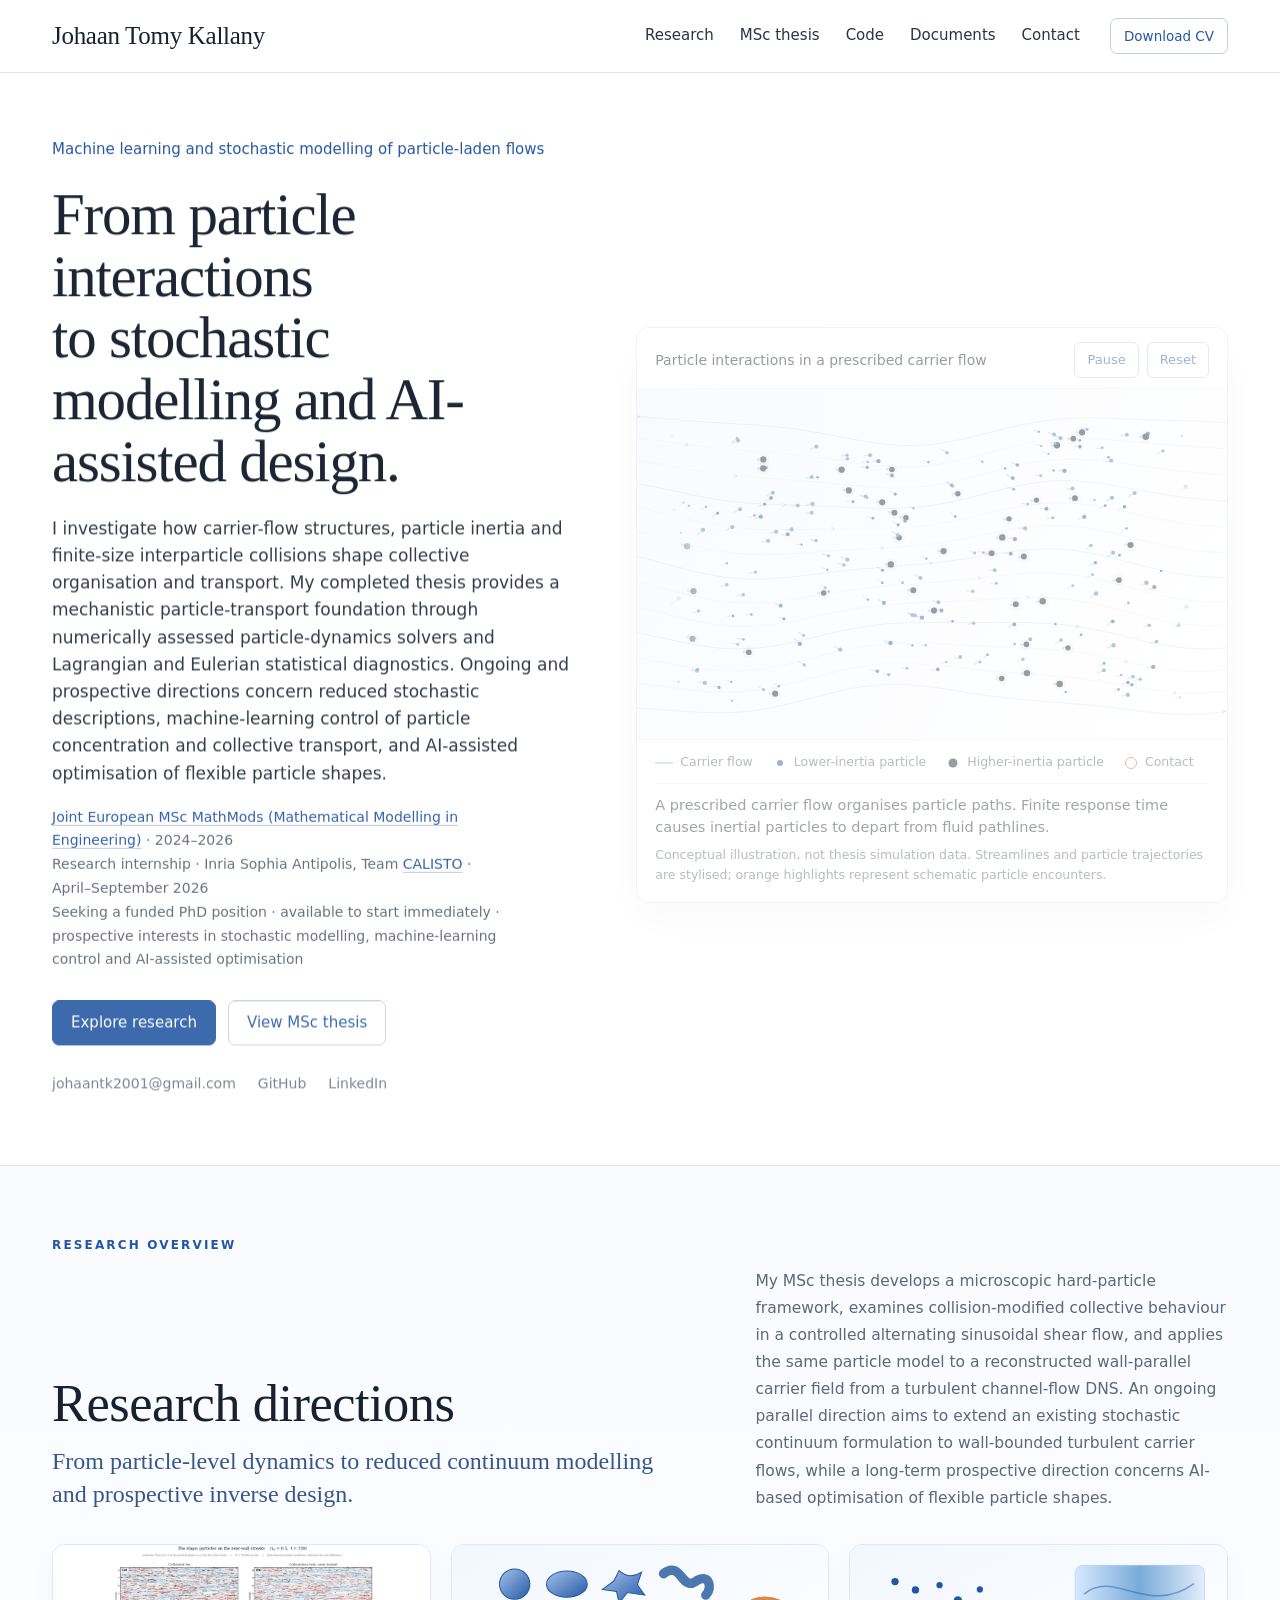
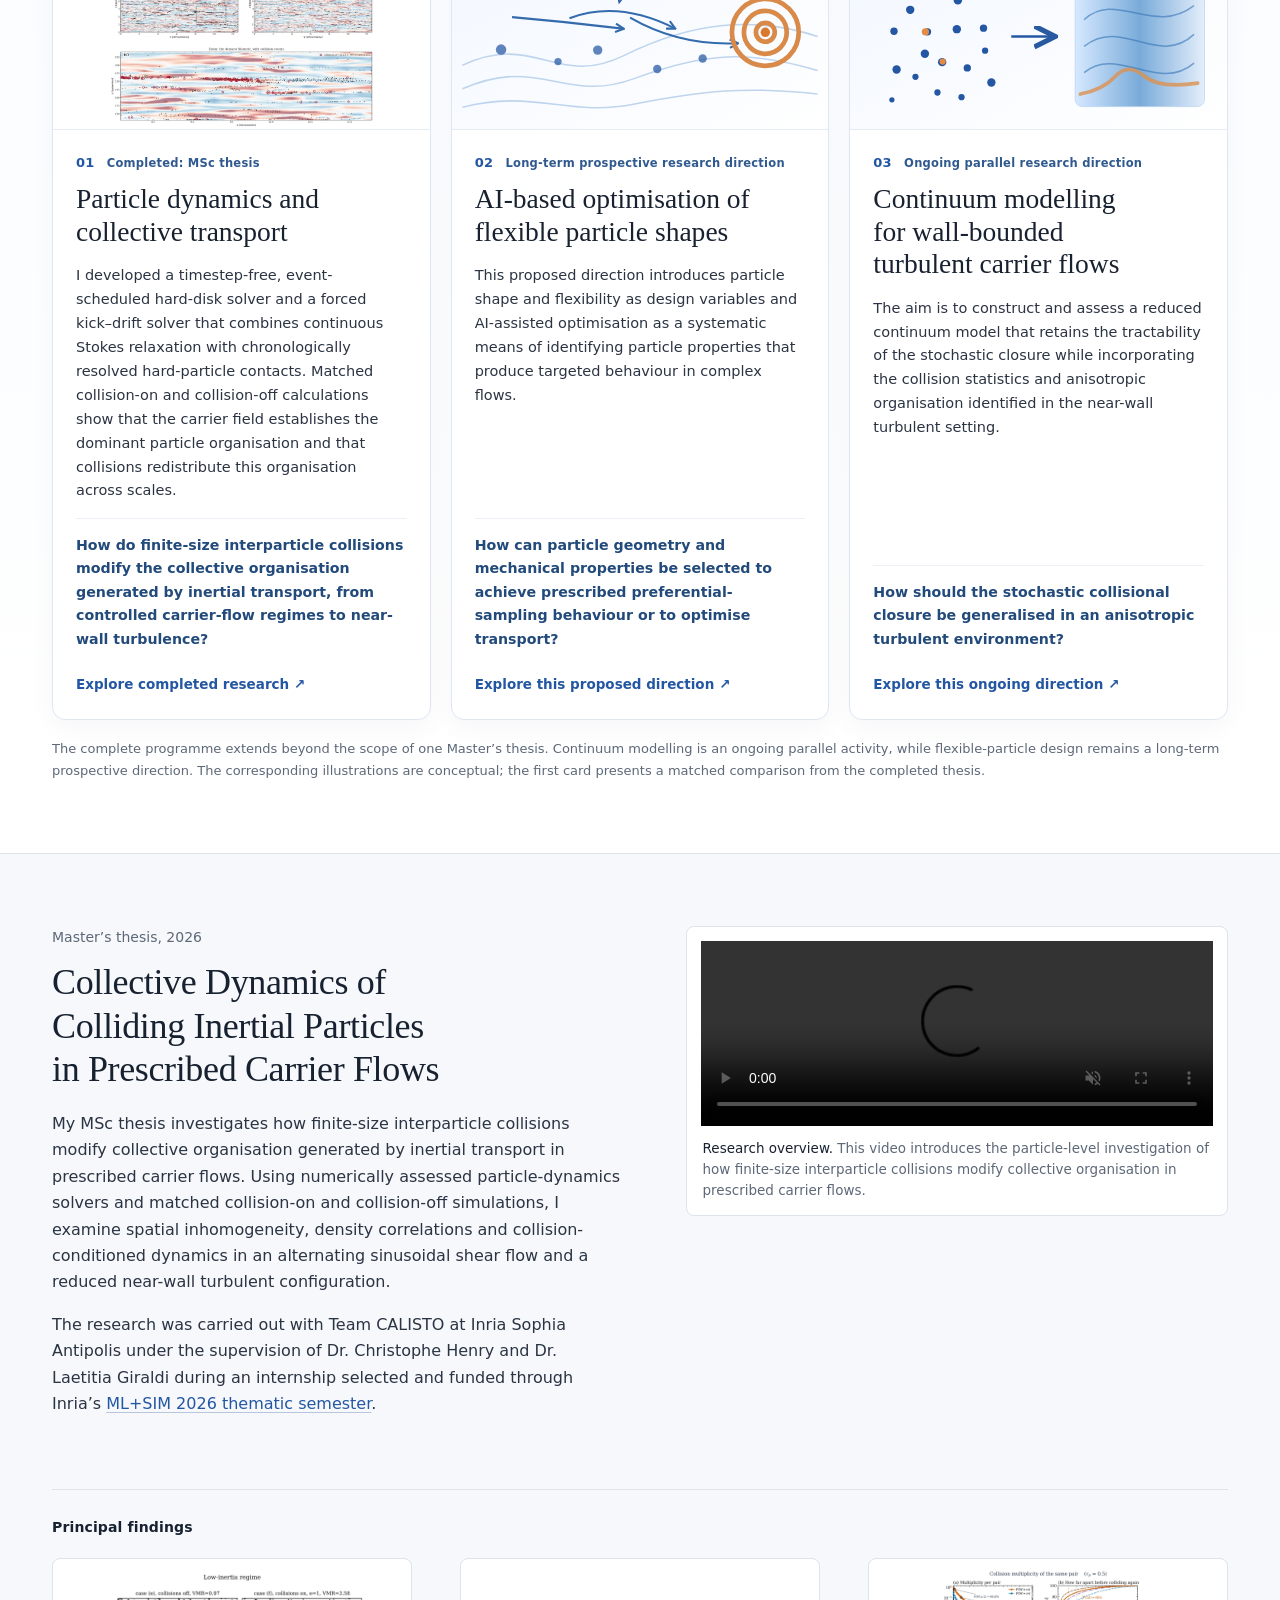
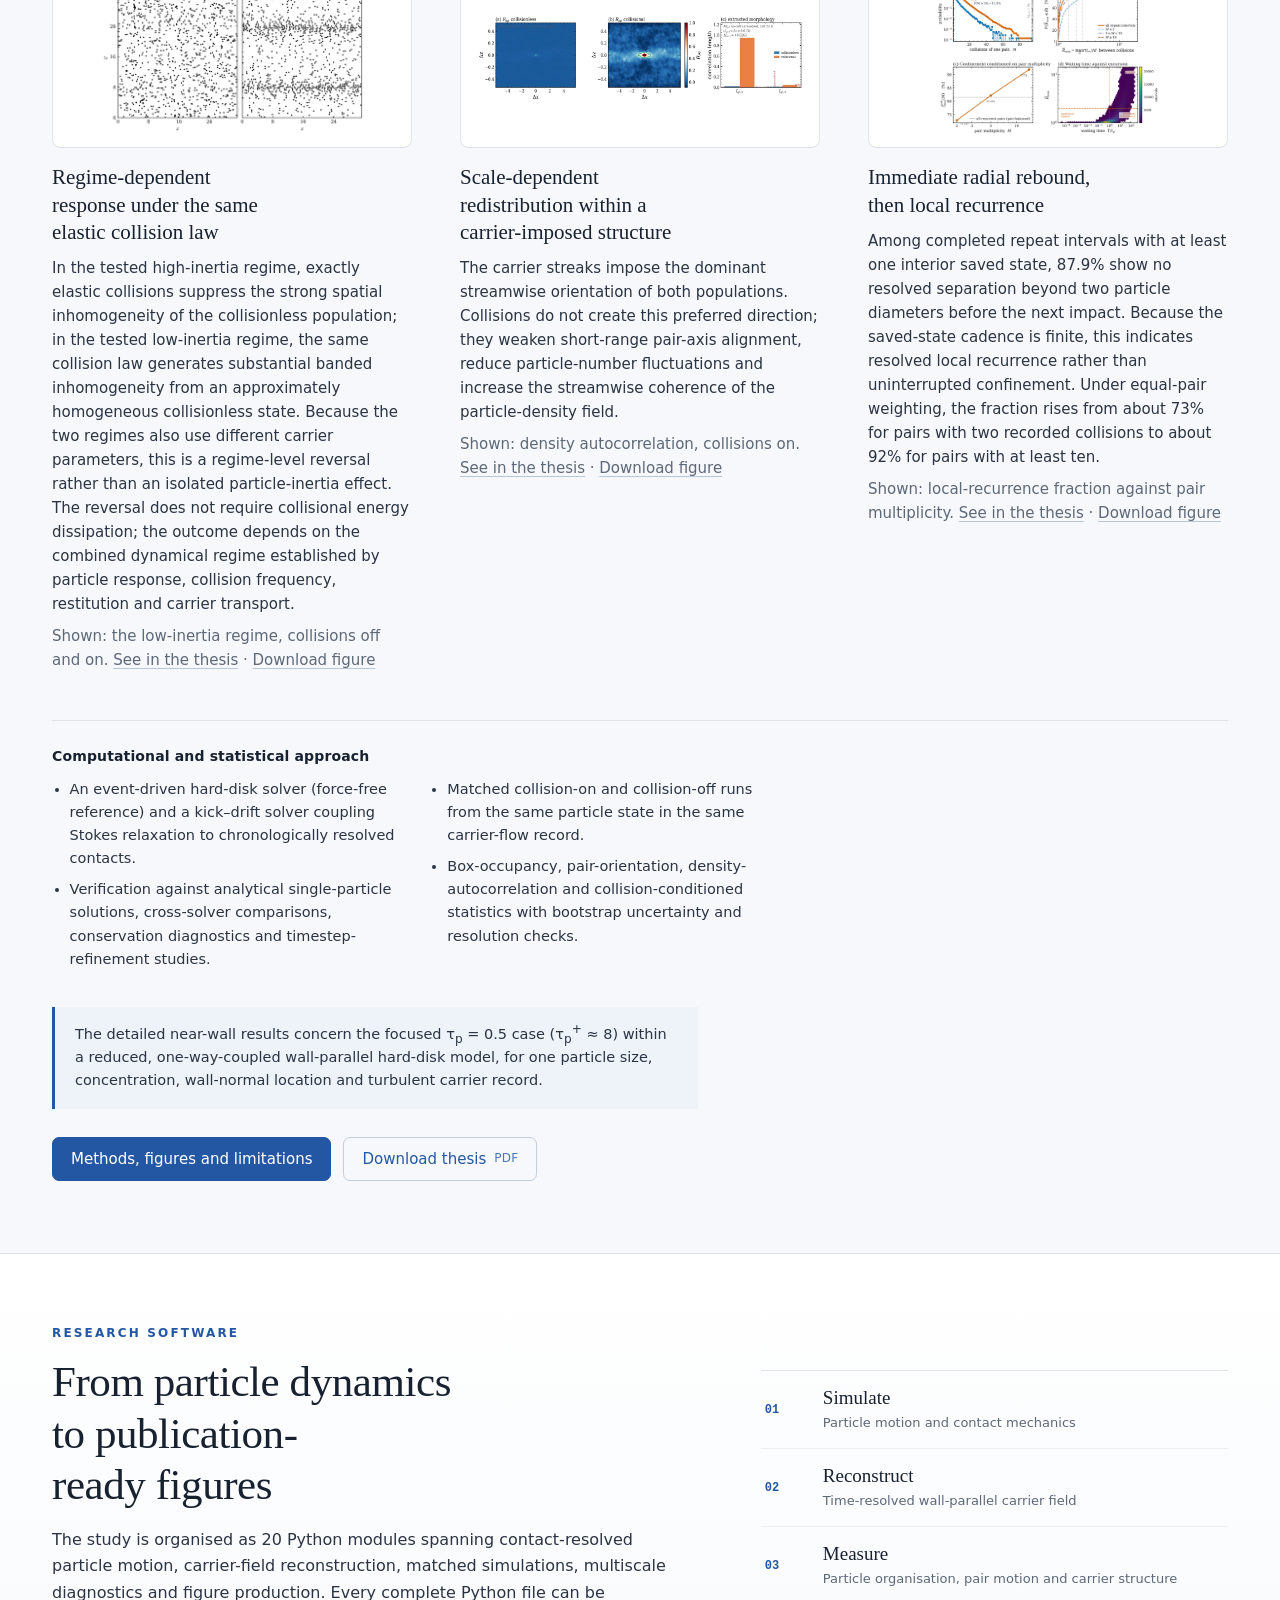
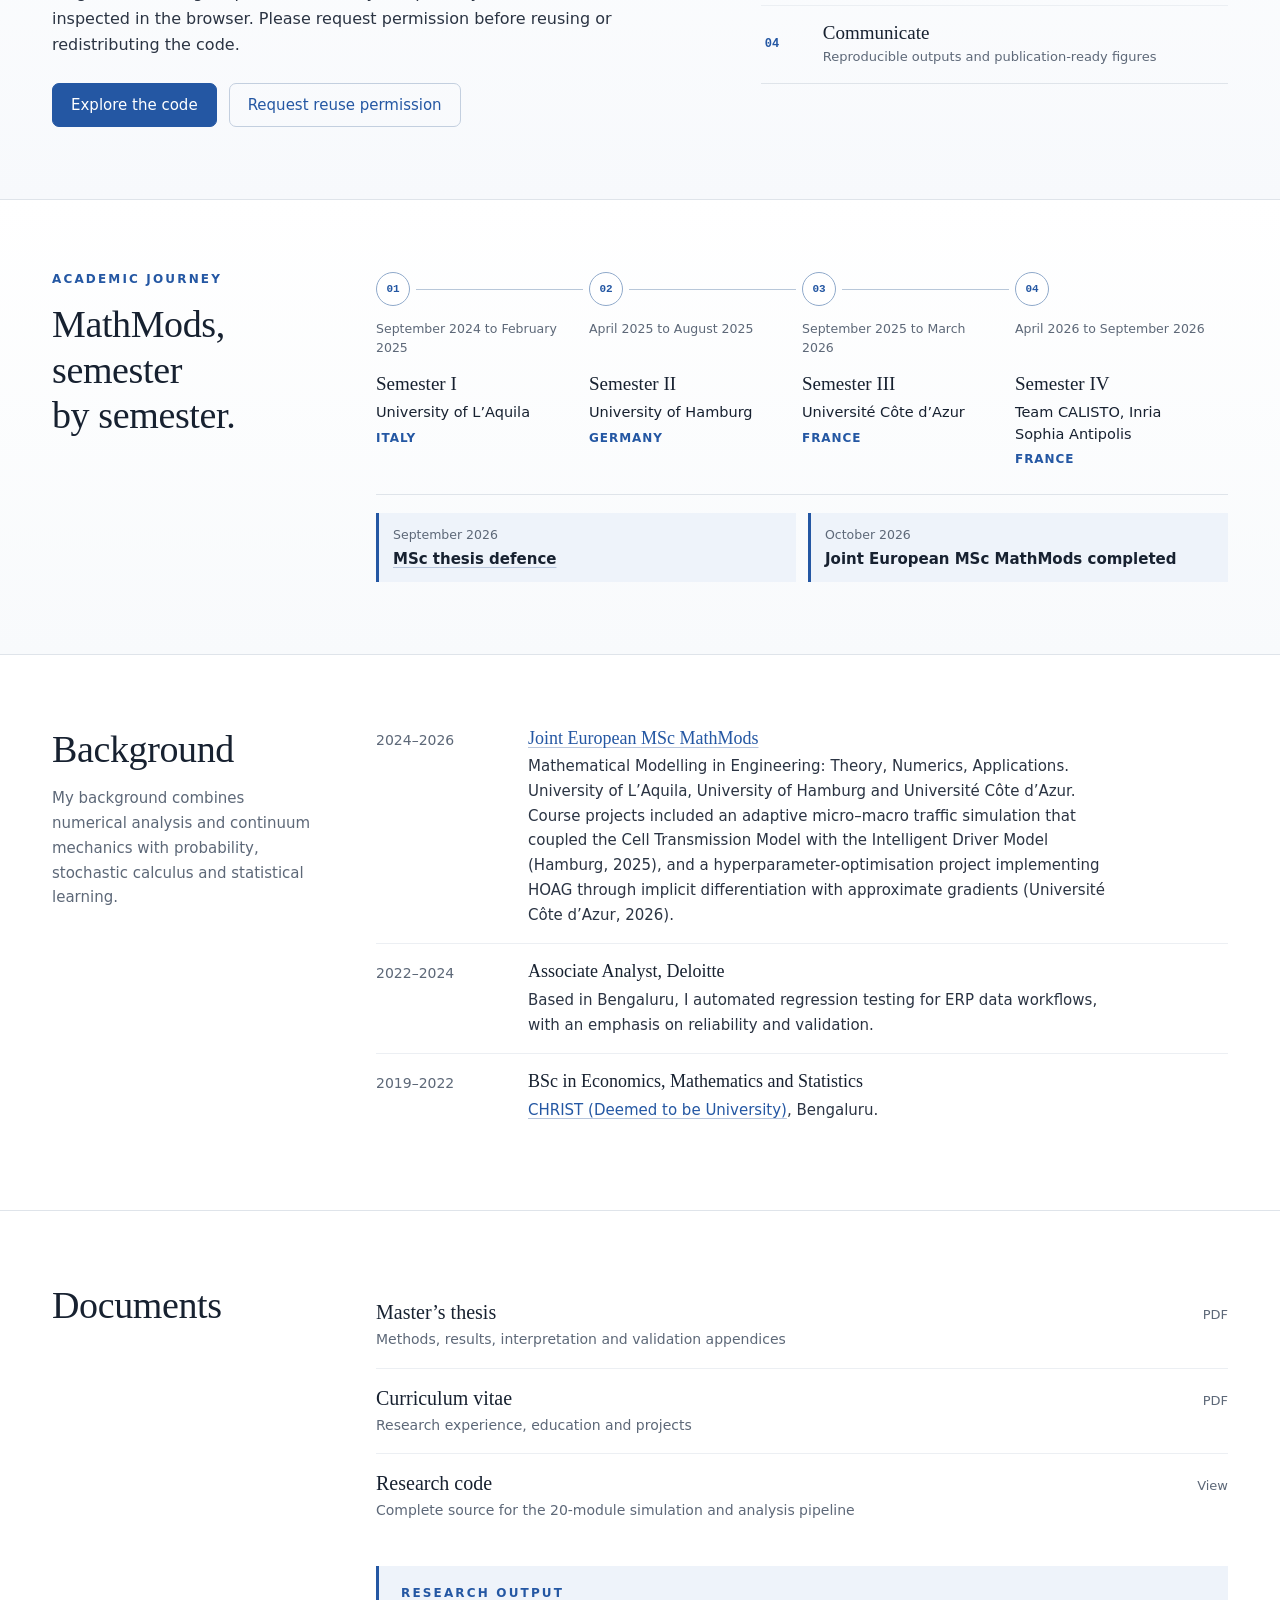
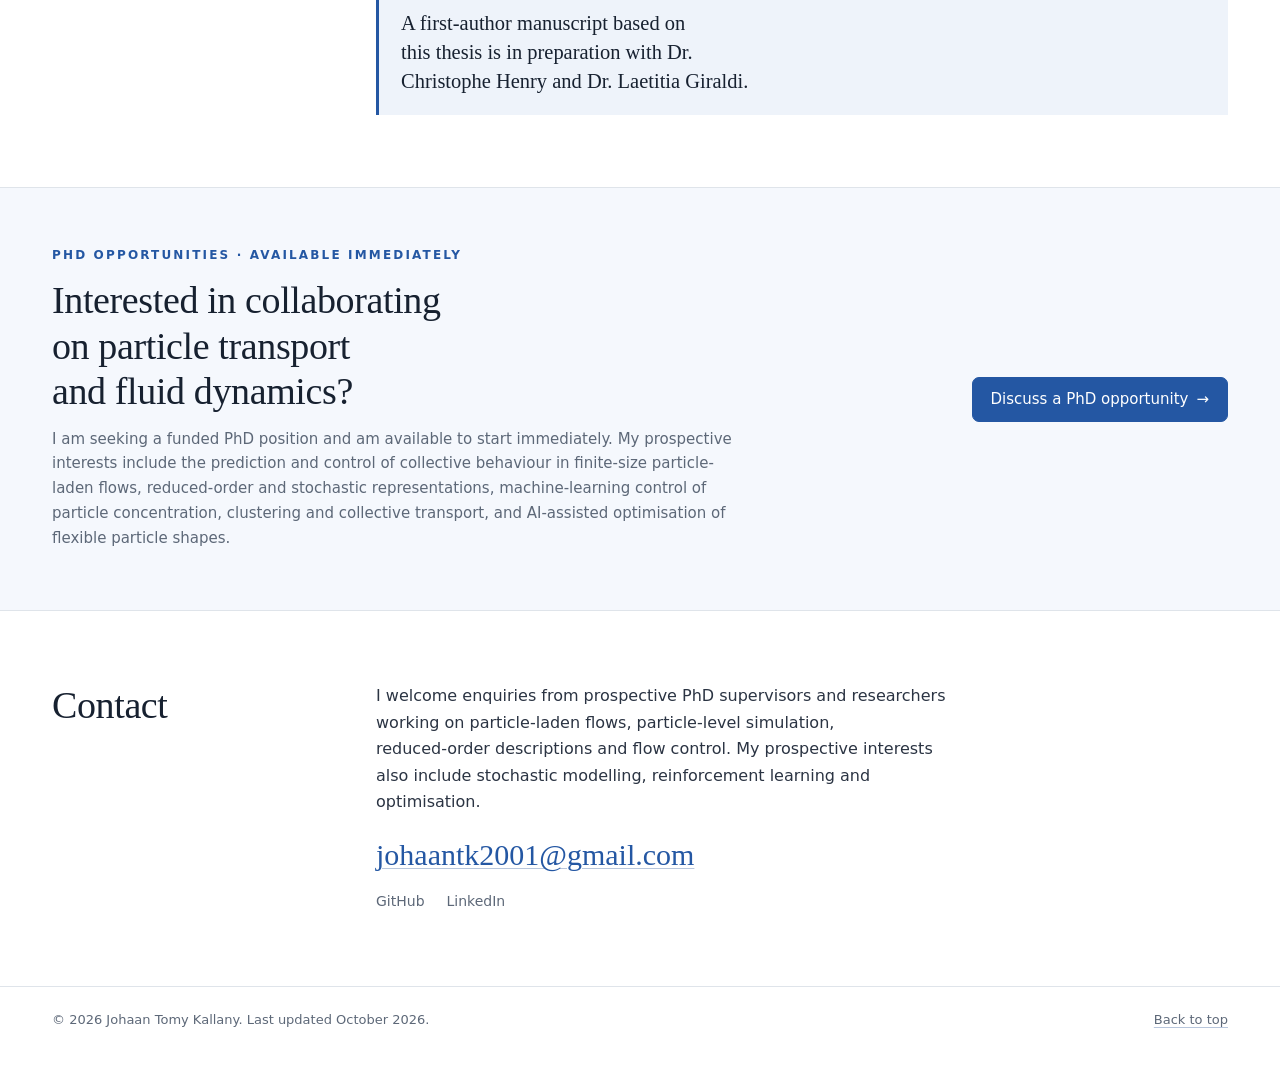
<file: resources.html>
<!doctype html>
<html lang="en">
<head>
  <meta charset="utf-8">
  <meta name="viewport" content="width=device-width, initial-scale=1">
  <meta name="robots" content="noindex, follow">
  <meta http-equiv="refresh" content="0;url=index.html#documents">
  <title>Research resources | Johaan Tomy Kallany</title>
  <link rel="canonical" href="https://kallanyjohaan.github.io/index.html#documents">
  <link rel="icon" href="favicon.svg" type="image/svg+xml">
  <link rel="stylesheet" href="style.css">
</head>
<body>
  <main id="main" class="wrap notfound">
    <p class="label">Page moved</p>
    <h1>Research resources</h1>
    <p>This page has moved. <a href="index.html#documents">Continue to the current page</a>.</p>
  </main>
</body>
</html>
</file>
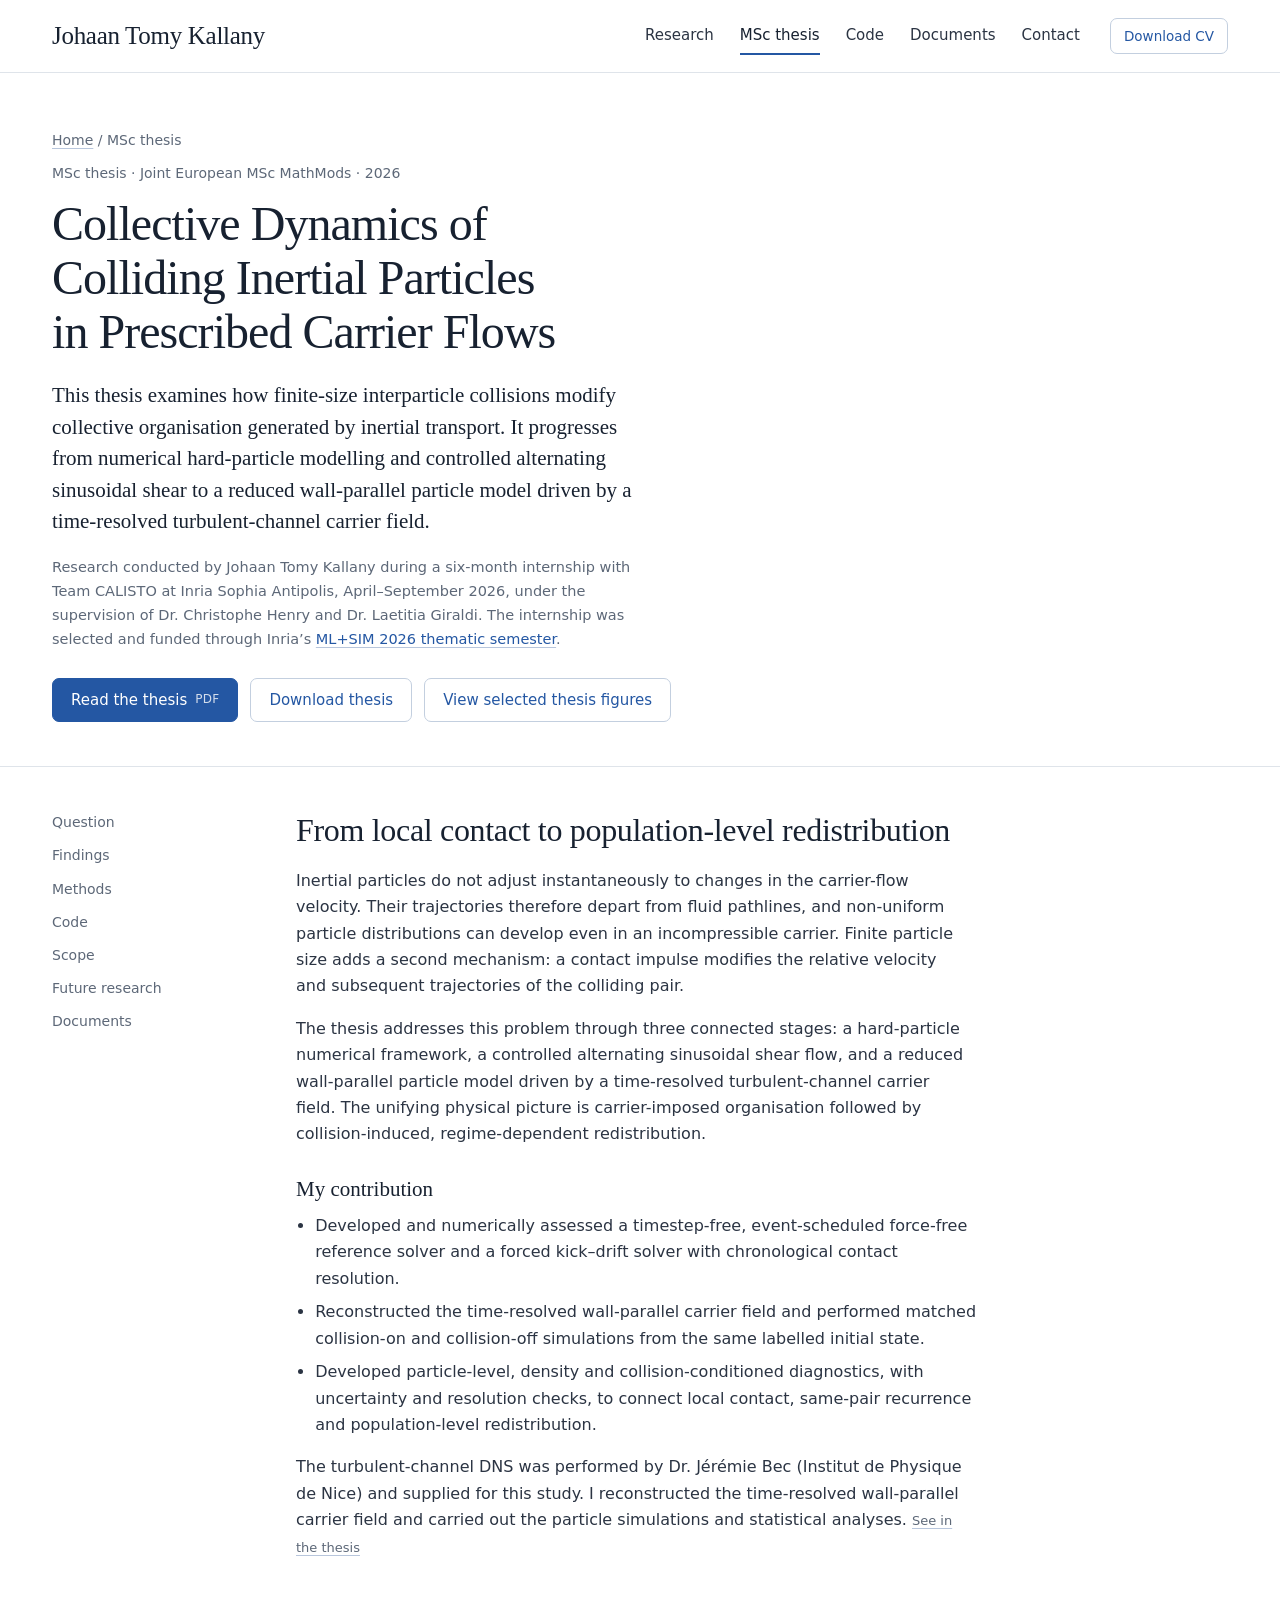
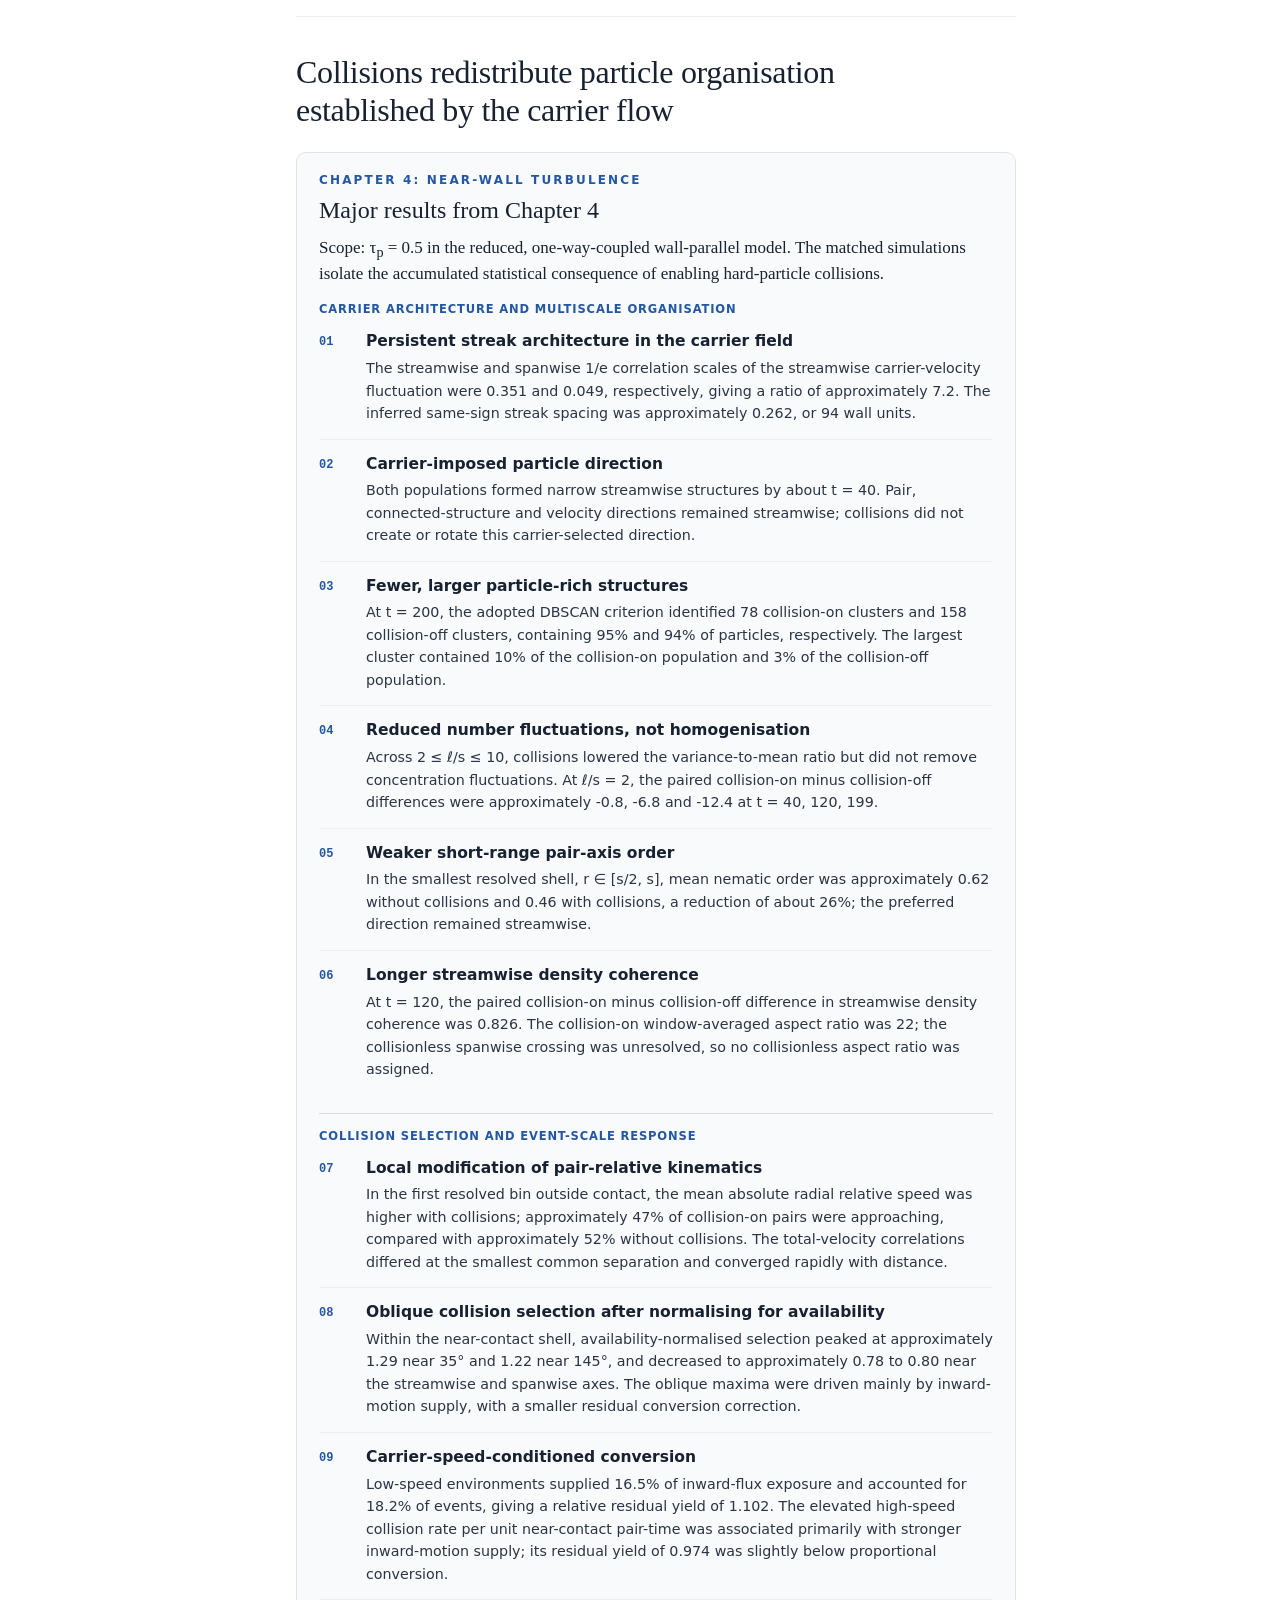
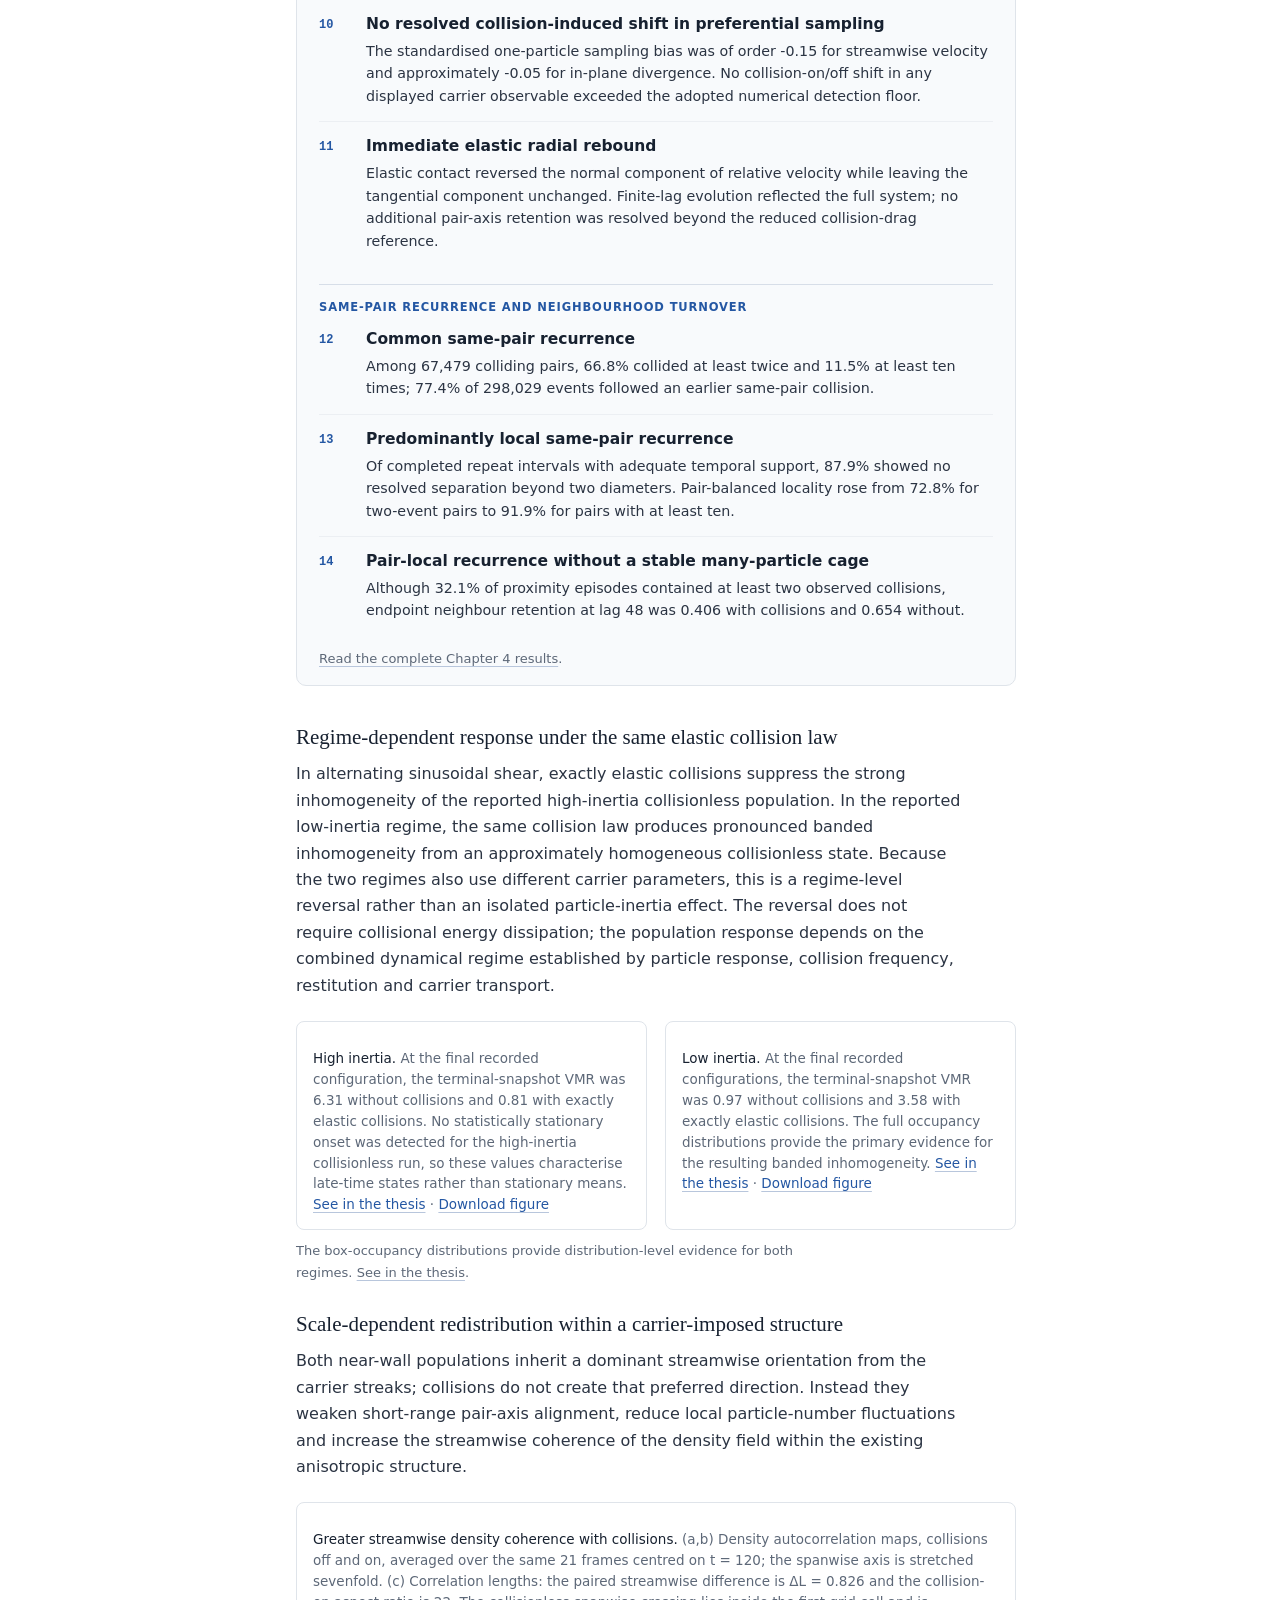
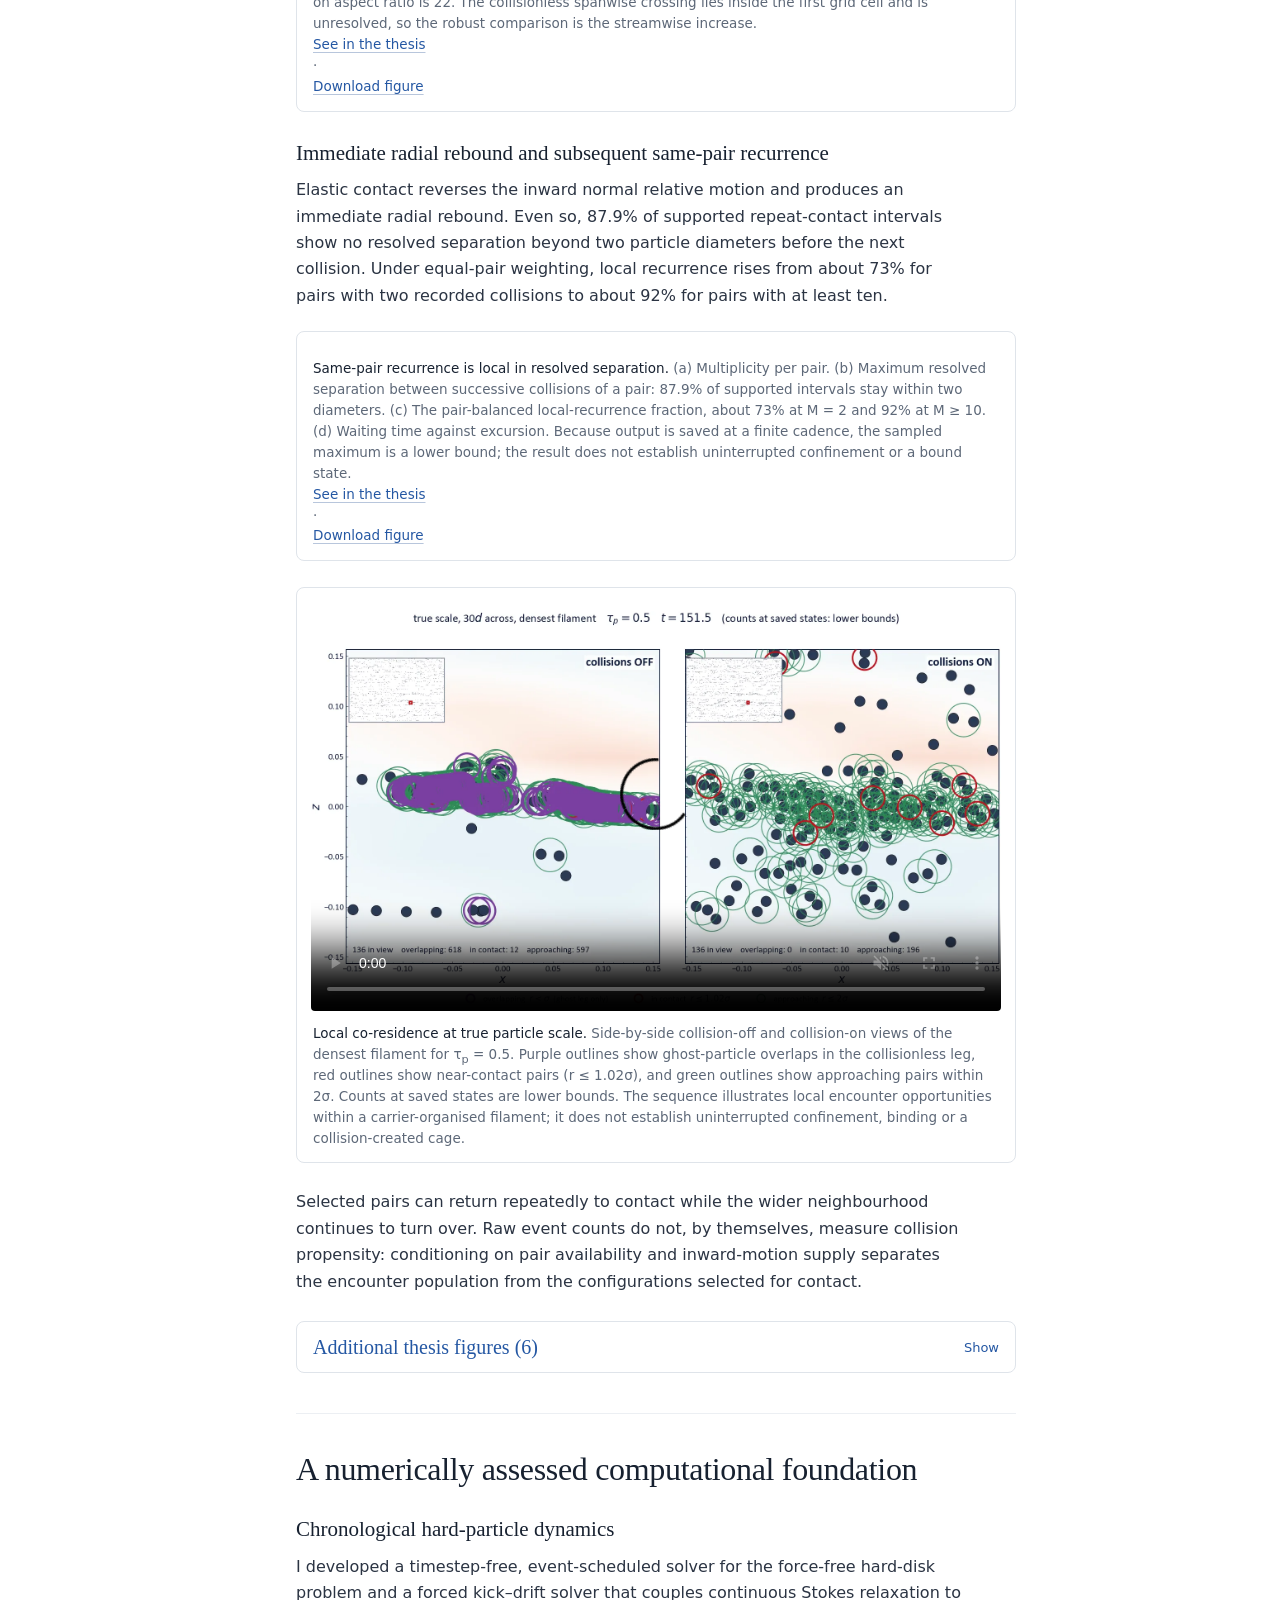
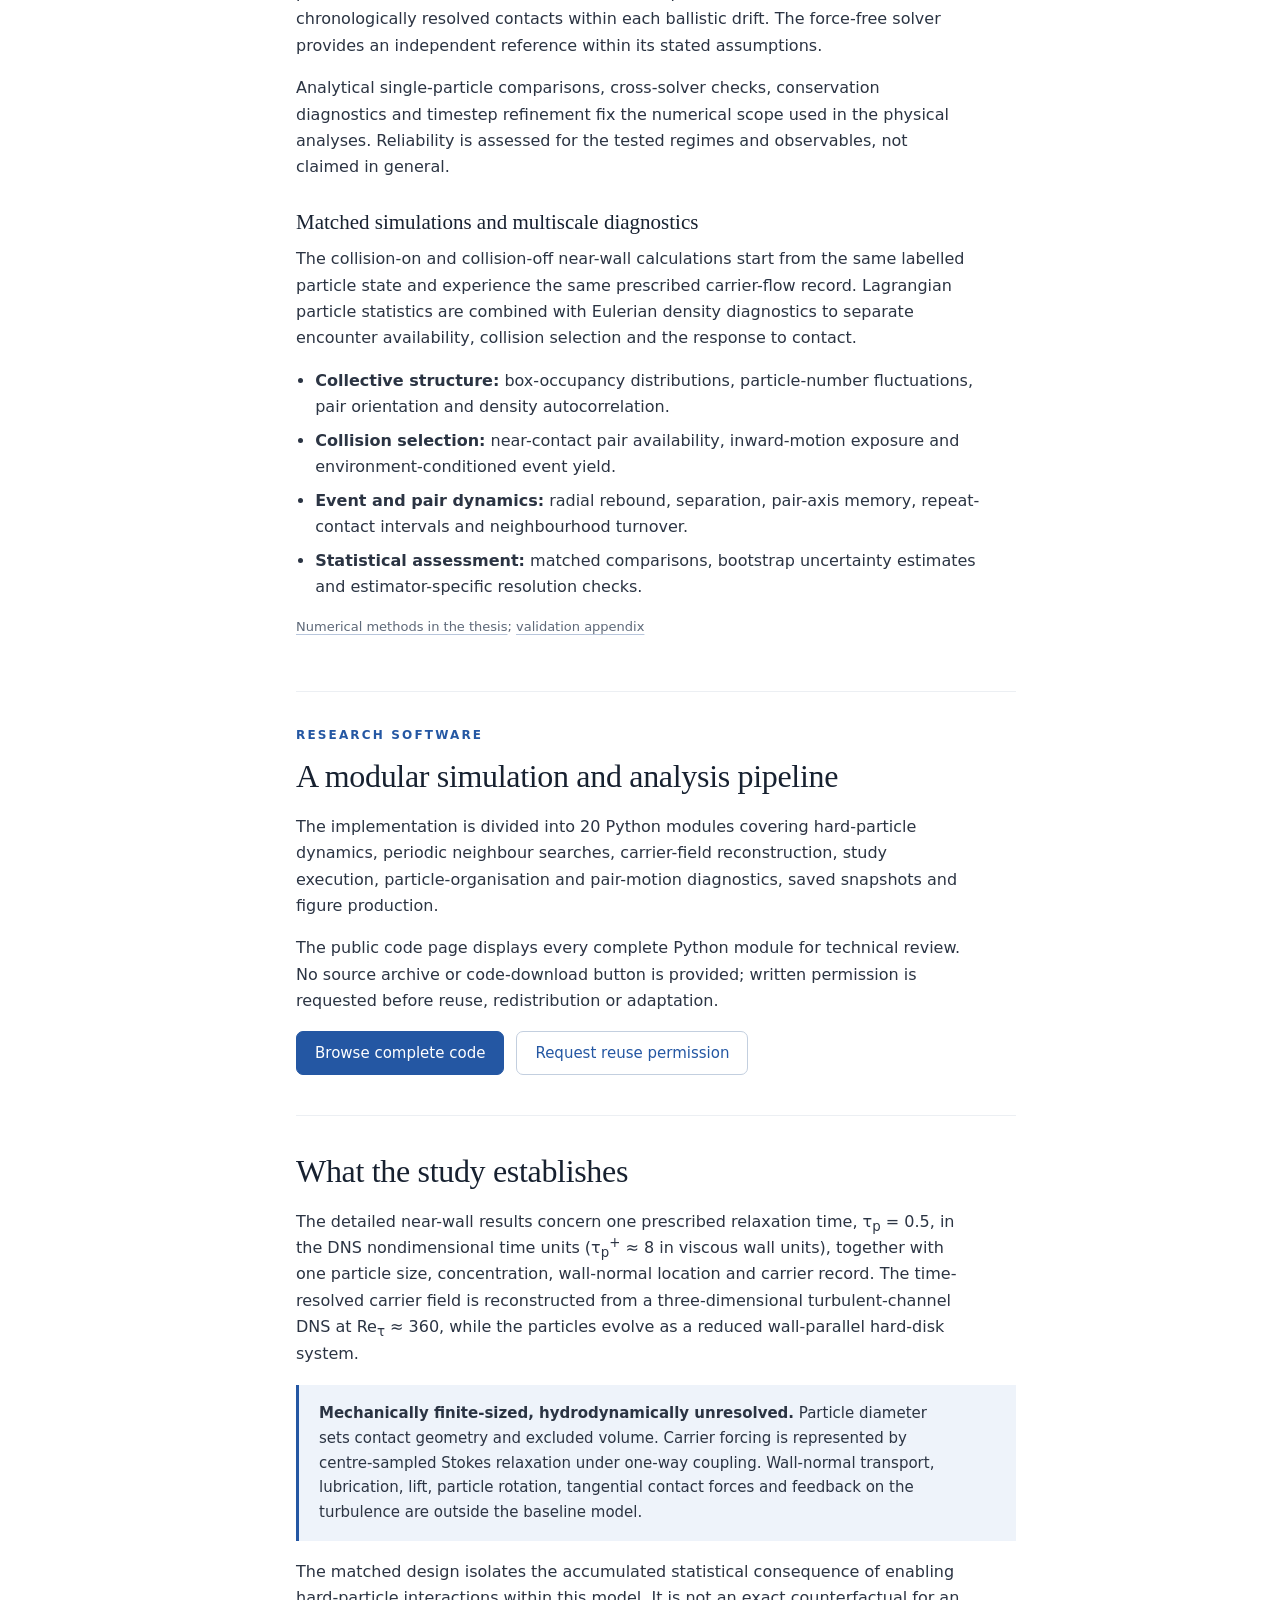
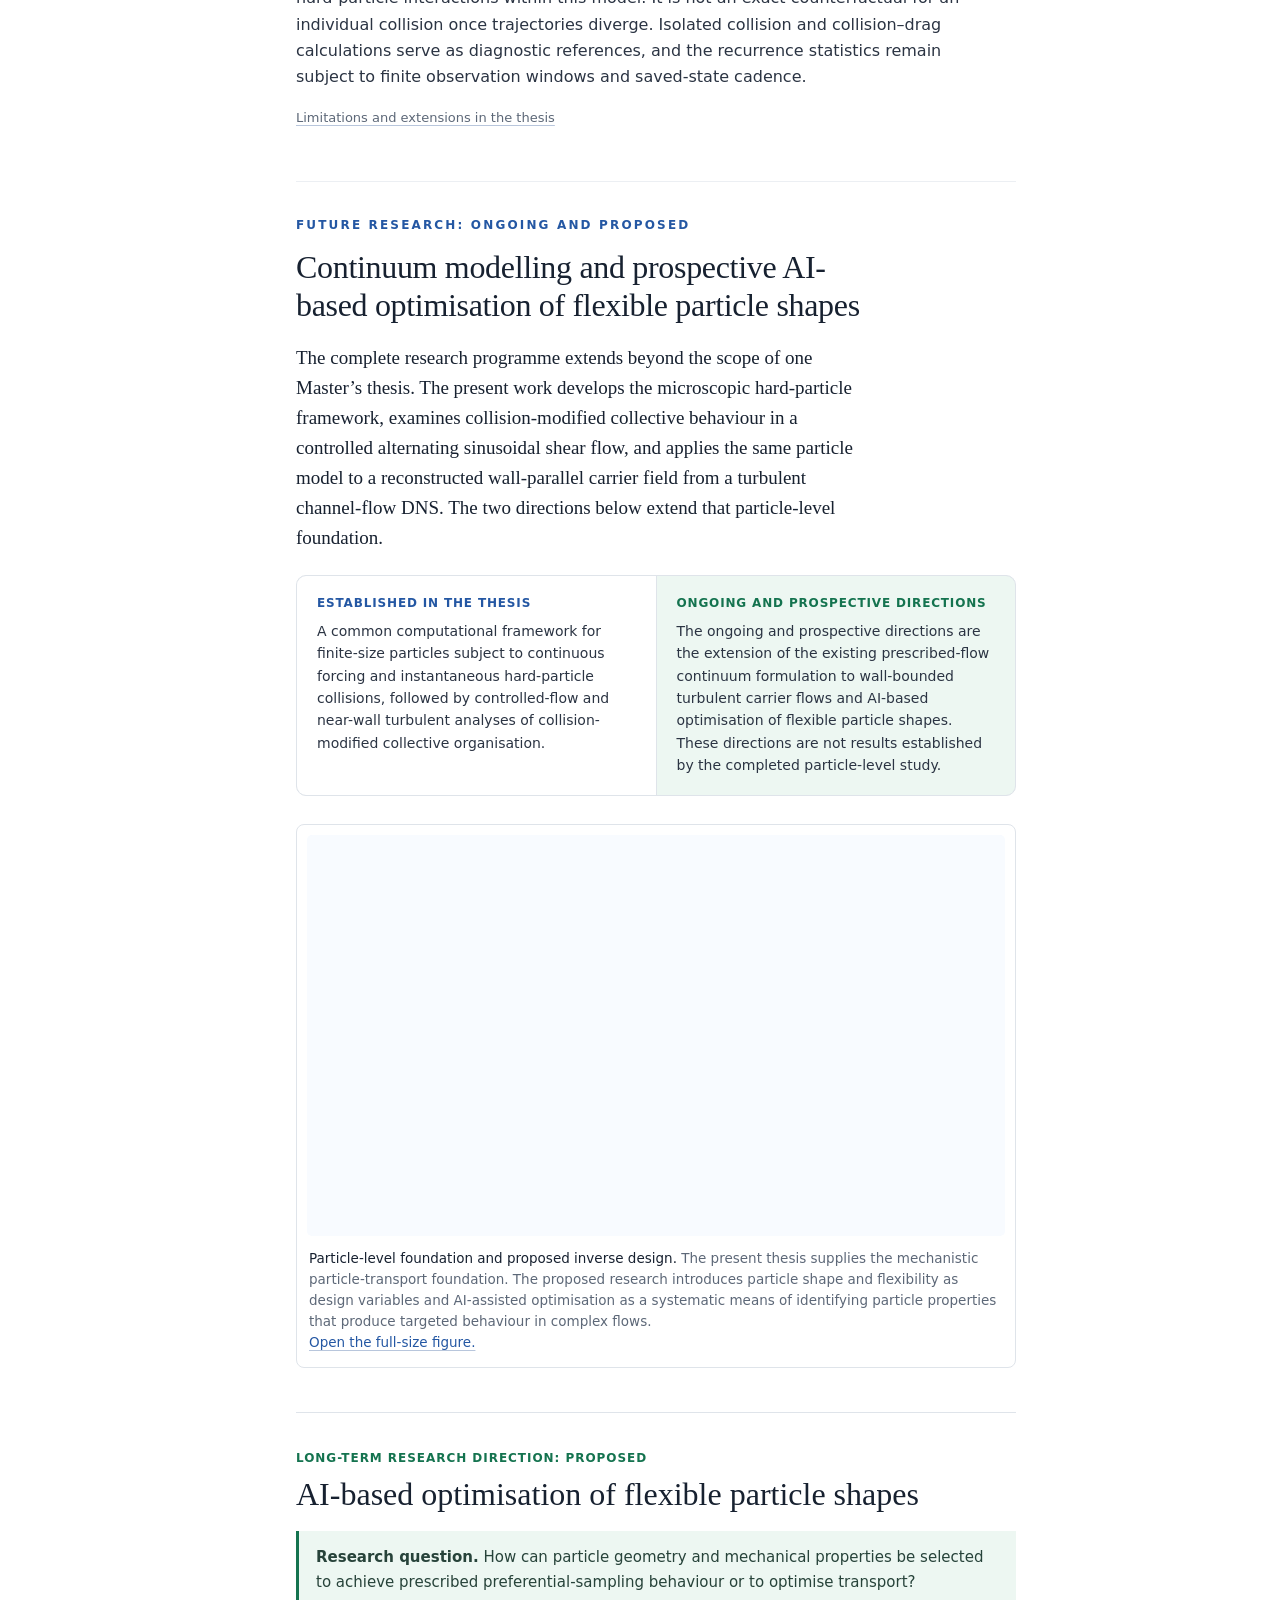
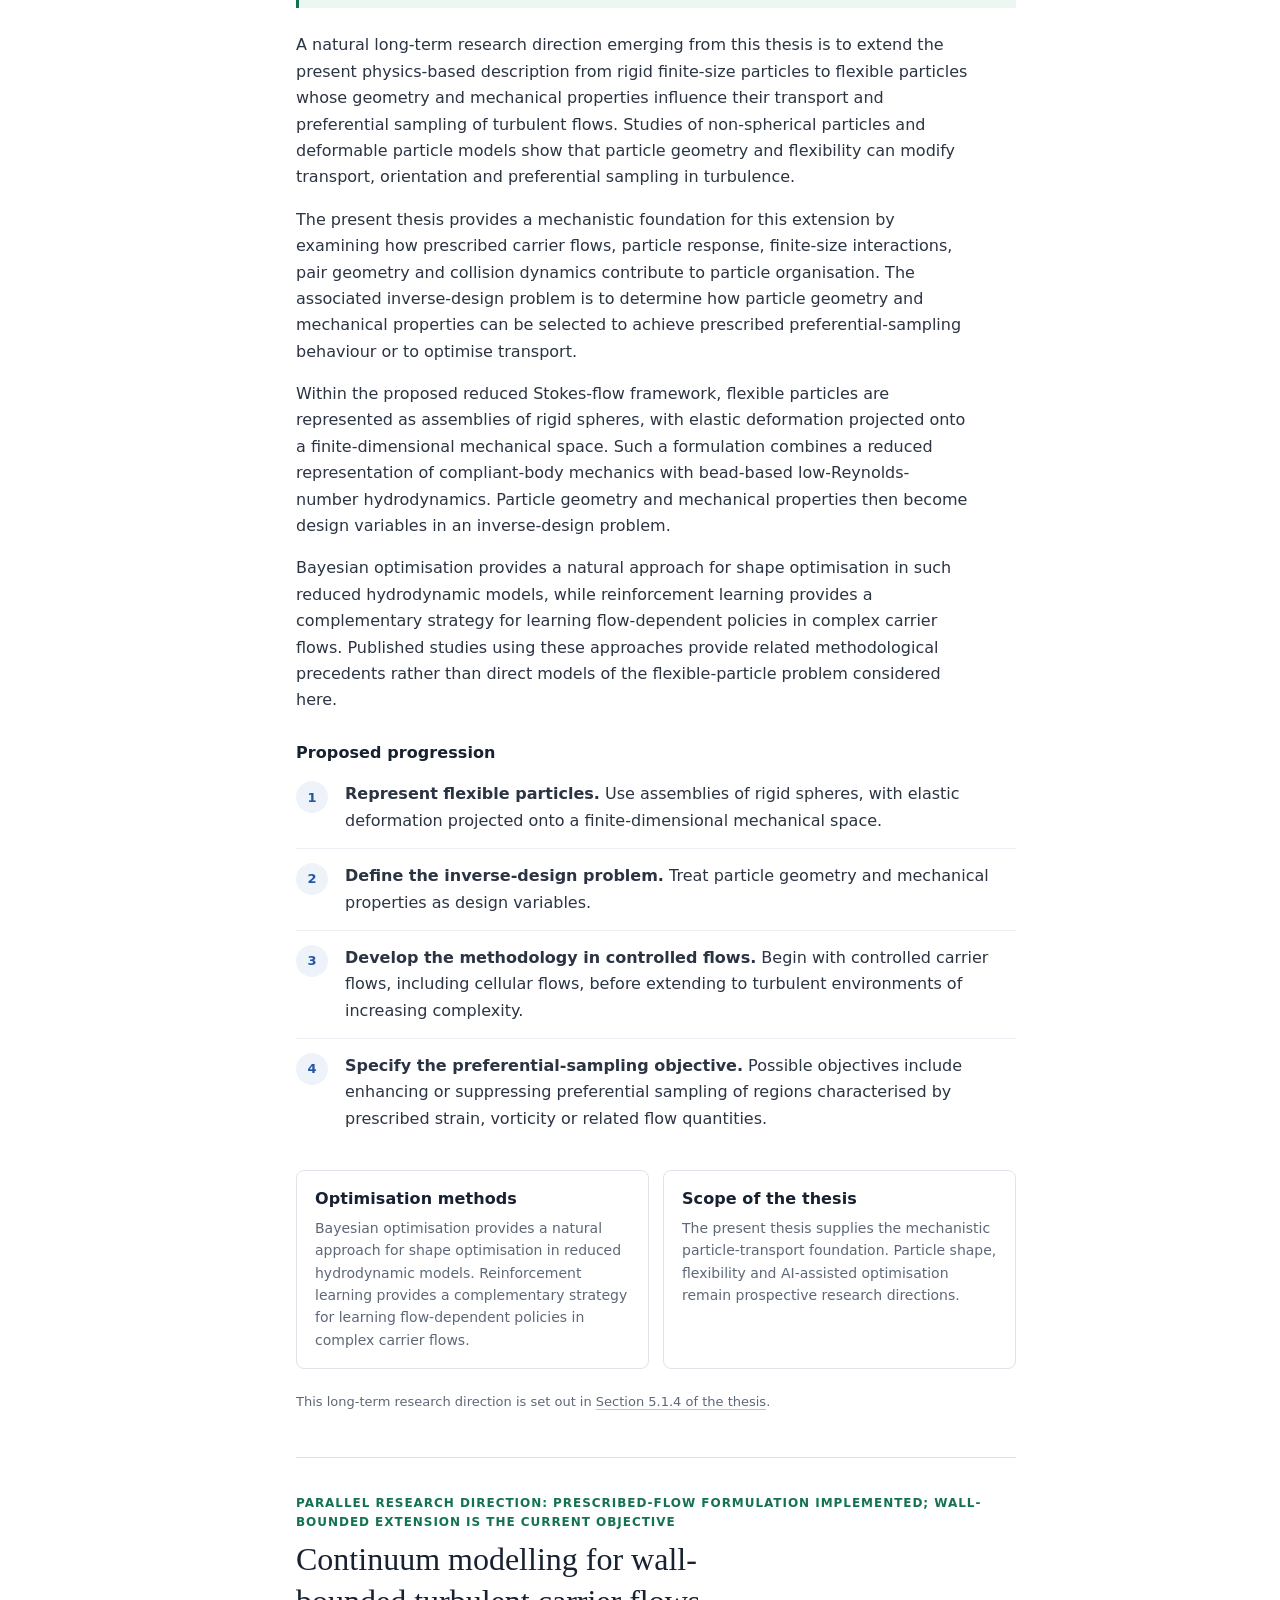
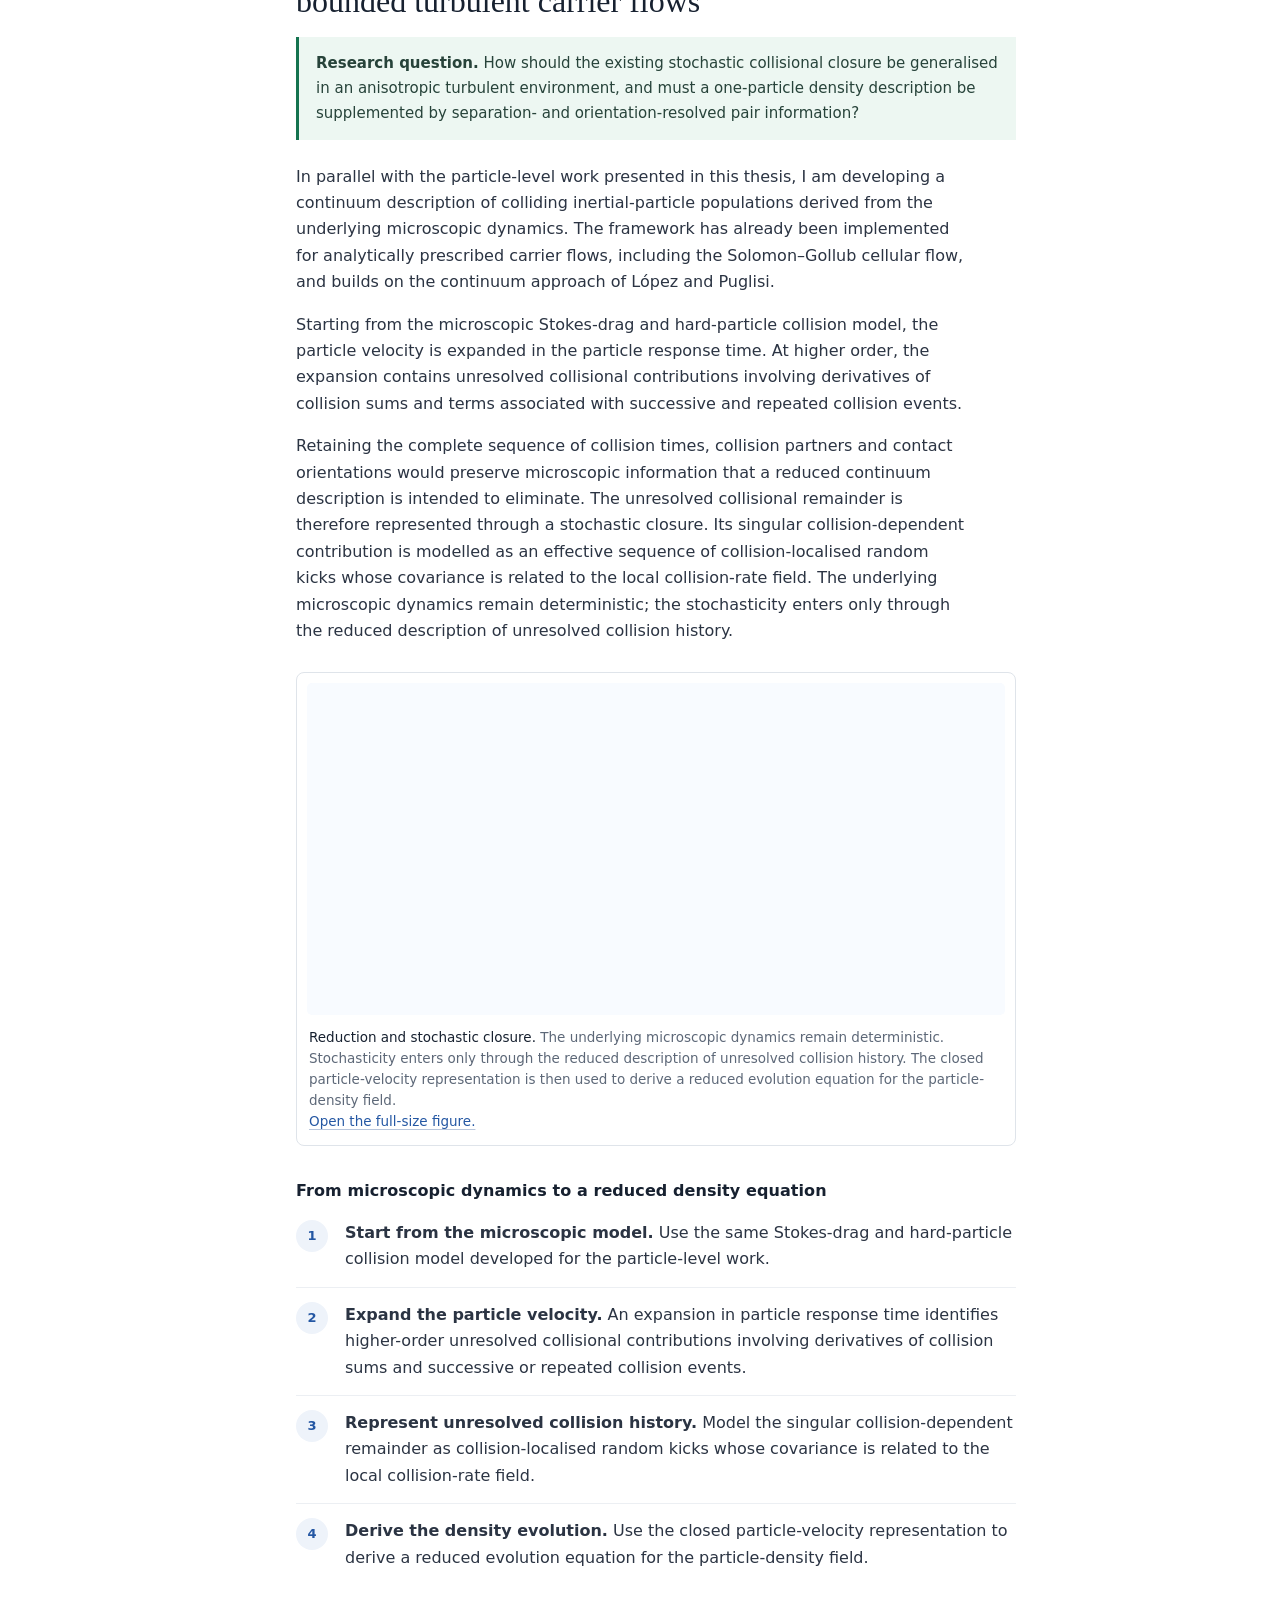
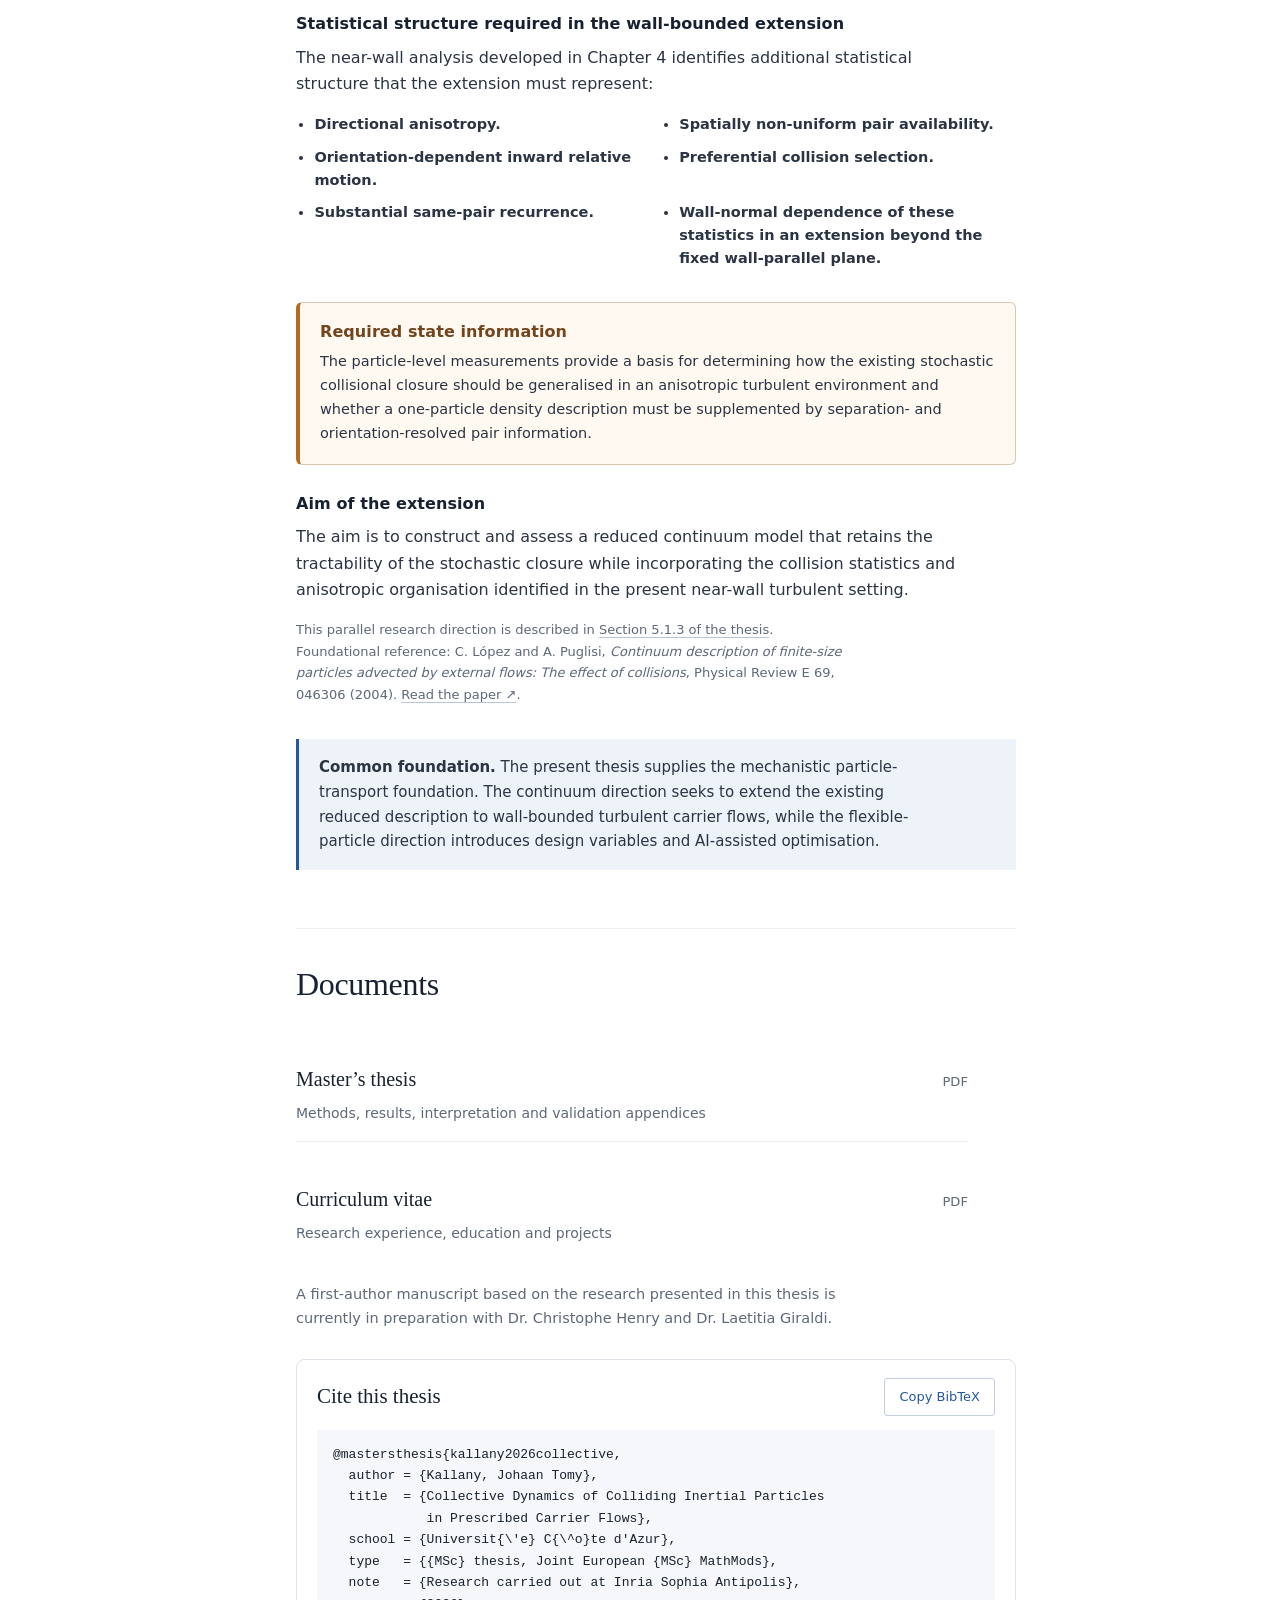
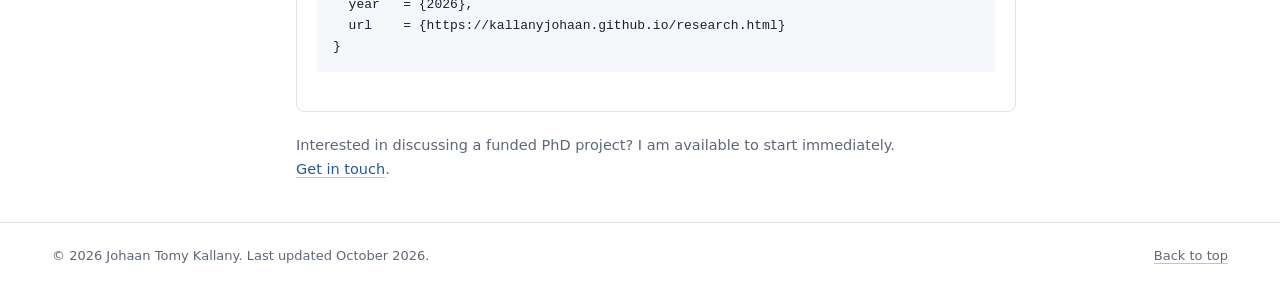
<file: thesis.html>
<!doctype html>
<html lang="en">
<head>
  <meta charset="utf-8">
  <meta name="viewport" content="width=device-width, initial-scale=1">
  <meta name="robots" content="noindex, follow">
  <meta http-equiv="refresh" content="0;url=research.html">
  <title>MSc thesis | Johaan Tomy Kallany</title>
  <link rel="canonical" href="https://kallanyjohaan.github.io/research.html">
  <link rel="icon" href="favicon.svg" type="image/svg+xml">
  <link rel="stylesheet" href="style.css">
</head>
<body>
  <main id="main" class="wrap notfound">
    <p class="label">Page moved</p>
    <h1>MSc thesis</h1>
    <p>This page has moved. <a href="research.html">Continue to the current page</a>.</p>
  </main>
</body>
</html>
</file>
<file: style.css>
/* Johaan Tomy Kallany: responsive static research website.
   Uses reliable system font stacks; no missing font assets or third-party font requests. */

:root{
  --paper:#ffffff;
  --ink:#172130;
  --text:#2b3443;
  --muted:#5d6878;
  --rule:#dfe4ea;
  --rule-soft:#eceff3;
  --accent:#2457a3;
  --accent-deep:#183f7c;
  --wash:#eef3fa;
  --serif:Georgia,'Times New Roman',serif;
  --sans:'Segoe UI',system-ui,-apple-system,BlinkMacSystemFont,Arial,sans-serif;
  --mono:ui-monospace,Menlo,Consolas,monospace;
  --gutter:clamp(20px,4.5vw,52px);
}

*{box-sizing:border-box}
[hidden]{display:none!important}
html{scroll-behavior:smooth;scroll-padding-top:24px;-webkit-text-size-adjust:100%}
body{margin:0;background:var(--paper);color:var(--text);font:16px/1.65 var(--sans);font-optical-sizing:auto;-webkit-font-smoothing:antialiased}
img,video{display:block;max-width:100%;height:auto}
p{margin:0 0 1em}
ul,ol{margin:0 0 1em;padding-left:1.2em}
li{margin-bottom:.45em}
button{font:inherit;color:inherit}
h1,h2,h3{font-family:var(--serif);color:var(--ink);font-weight:450;margin:0;text-wrap:balance}
h1{font-size:clamp(40px,5.4vw,68px);line-height:1.05;letter-spacing:-.02em}
h2{font-size:clamp(27px,3vw,32px);line-height:1.2;letter-spacing:-.01em}
h3{font-size:21px;line-height:1.3;font-weight:500}
small,.small{font-size:14px}
a{color:var(--accent);text-decoration:underline;text-decoration-thickness:1px;text-decoration-color:#b8c6dc;text-underline-offset:3px}
a{transition:color .15s ease,text-decoration-color .15s ease}
a:hover{color:var(--accent-deep);text-decoration-color:currentColor}
a:focus-visible,button:focus-visible,summary:focus-visible,video:focus-visible,pre:focus-visible{outline:2px solid var(--accent);outline-offset:3px;border-radius:2px}
::selection{background:#d6e3f7}

.wrap{max-width:1280px;margin-inline:auto;padding-inline:var(--gutter)}
.prose{max-width:66ch}
.muted{color:var(--muted)}
.nowrap{white-space:nowrap}
sub,sup{line-height:0}
.skip{position:absolute;left:var(--gutter);top:-80px;background:var(--ink);color:#fff;padding:8px 14px;border-radius:3px;z-index:20;text-decoration:none}
.skip:focus{top:12px}

/* Header */
.site-header{border-bottom:1px solid var(--rule)}
.site-header .wrap{display:flex;align-items:center;justify-content:space-between;gap:24px;min-height:72px;flex-wrap:wrap}
.brand{font-family:var(--serif);font-size:25px;color:var(--ink);text-decoration:none;letter-spacing:-.012em}
.brand:hover{color:var(--accent)}
.nav-toggle{display:none}
#site-nav{display:flex;gap:26px;align-items:center}
.nav-cv{margin-left:4px}
#site-nav a{color:var(--text);text-decoration:none;font-size:15px;padding:6px 0;border-bottom:2px solid transparent}
#site-nav a:hover{color:var(--accent)}
#site-nav a[aria-current="page"]{border-bottom-color:var(--accent);color:var(--ink)}
#site-nav a.btn{color:var(--accent);font-size:13.5px;font-weight:500;padding:5px 13px;min-height:36px;border:1px solid #c3cfdf;border-radius:7px;background:#fff}
#site-nav a.btn:hover{background:var(--wash);color:var(--accent-deep)}
.pdf{font-size:12px;color:var(--muted);letter-spacing:.02em}

/* Hero */
.hero{max-width:1280px;margin-inline:auto;padding:clamp(40px,6vw,64px) var(--gutter) clamp(44px,6vw,72px);display:grid;grid-template-columns:minmax(0,1fr) minmax(0,1.12fr);gap:clamp(32px,5vw,56px);align-items:center}
.hero-copy{grid-column:auto;padding-right:0}
.kicker{margin:0 0 22px;font-size:15px;font-weight:500;color:var(--accent)}
.hero h1{margin-bottom:22px;max-width:16ch;font-size:clamp(43px,4.6vw,70px)}
.hero .lead{font-size:17px;line-height:1.6;max-width:50ch;margin-bottom:18px}
.hero .context{font-size:14px;line-height:1.7;color:var(--muted);max-width:52ch;margin-bottom:28px}
.actions{display:flex;flex-wrap:wrap;gap:12px;align-items:center}
.btn{transition:background .15s ease,border-color .15s ease;display:inline-flex;align-items:center;gap:8px;min-height:44px;padding:9px 18px;border-radius:7px;font-weight:500;font-size:15px;text-decoration:none;border:1px solid var(--accent);background:var(--accent);color:#fff}
.btn:hover{background:var(--accent-deep);border-color:var(--accent-deep);color:#fff}
.btn-ghost{background:transparent;color:var(--accent);border-color:#c3cfdf}
.btn-ghost:hover{background:var(--wash);color:var(--accent-deep);border-color:#c3cfdf}
.btn-sm{min-height:36px;padding:5px 13px;font-size:13.5px}
.study-content .more-figs{margin:26px 0 0;border:0;padding:0;background:transparent}
.more-figs>summary{cursor:pointer;font:500 20px/1.3 var(--serif);color:var(--ink);padding:12px 16px;border:1px solid var(--rule);border-radius:8px;background:#fff;list-style:none;display:flex;align-items:center;justify-content:space-between}
.more-figs>summary::-webkit-details-marker{display:none}
.more-figs>summary::after{content:"Show";font:500 13px var(--sans);color:var(--accent)}
.more-figs[open]>summary::after{content:"Hide"}
.more-figs>summary:hover{background:var(--wash)}
.more-figs .gallery{margin-top:16px}
.btn .pdf{color:inherit;opacity:.8}
.links{display:flex;flex-wrap:wrap;gap:22px;margin-top:26px;font-size:14px}
.links a{color:var(--muted);text-decoration:none}
.links a:hover{color:var(--accent);text-decoration:underline}

/* Motion figure (hero illustration) */
.motion{grid-column:auto;margin:0;border:1px solid var(--rule);border-radius:12px;box-shadow:0 18px 44px rgba(23,33,48,.055);background:#fff;overflow:hidden}
.motion-top{display:flex;align-items:center;justify-content:space-between;gap:12px;padding:14px 18px 10px}
.motion-top p{margin:0;font-size:14px;font-weight:500;color:var(--ink)}
#animation-toggle{min-height:36px;min-width:64px;padding:5px 12px;border:1px solid #c3cfdf;border-radius:3px;background:#fff;color:var(--accent);font-size:13px;font-weight:500;cursor:pointer}
#animation-toggle:hover{background:var(--wash)}
.motion-view{position:relative;aspect-ratio:720/430;border-block:1px solid var(--rule-soft)}
.motion-view canvas,.animation-fallback{display:block;width:100%;height:100%}
.motion-view canvas{position:absolute;inset:0;visibility:hidden}
.animation-ready .motion-view canvas{visibility:visible}
.animation-ready .animation-fallback{visibility:hidden}
.motion:not(.animation-ready) #animation-toggle{display:none}
.motion figcaption{padding:12px 18px 16px}
.legend{list-style:none;display:flex;flex-wrap:wrap;gap:6px 20px;margin:0 0 10px;padding:0 0 10px;border-bottom:1px solid var(--rule-soft);font-size:12.5px;color:var(--muted)}
.legend li{display:flex;align-items:center;gap:7px;margin:0}
.sw{display:inline-block;width:14px;height:14px;position:relative}
.sw-flow{height:2px;width:18px;background:rgba(36,87,163,.35);border-radius:1px}
.sw-light::after,.sw-heavy::after,.sw-contact::after{content:"";position:absolute;left:50%;top:50%;transform:translate(-50%,-50%);border-radius:50%}
.sw-light::after{width:6px;height:6px;background:#2457a3}
.sw-heavy::after{width:9px;height:9px;background:#172130}
.sw-contact::after{width:10px;height:10px;border:1.5px solid #d9690f}
#animation-caption{margin:0 0 6px;font-size:14.5px;line-height:1.55;color:var(--text);min-height:2.3em}
.motion .note{margin:0;font-size:12.5px;color:var(--muted)}

/* Sections */
.section{border-top:1px solid var(--rule);padding:clamp(48px,6vw,72px) 0}
.section.tinted{background:#f6f8fb}
.two{display:grid;grid-template-columns:minmax(0,260px) minmax(0,1fr);gap:clamp(28px,5vw,64px);align-items:start}
.two h2{margin-bottom:14px;font-size:clamp(30px,3.4vw,38px)}
.two .intro{font-size:15px;color:var(--muted);max-width:30ch;margin:0}
.card{background:#fff;border:1px solid var(--rule);border-radius:10px}
.focus-head{display:flex;align-items:baseline;justify-content:space-between;gap:24px;flex-wrap:wrap;margin-bottom:22px}
.focus-head h2{font-size:clamp(28px,3.2vw,36px)}
.focus-head .intro{font-size:15px;color:var(--muted);max-width:48ch;margin:0}
.focus-grid{list-style:none;padding:0;margin:0;display:grid;grid-template-columns:repeat(3,minmax(0,1fr));gap:16px}
.focus-grid li{margin:0;padding:20px 20px 18px}
.focus-grid h3{font-size:19px;margin-bottom:8px}
.focus-grid p{margin:0;font-size:14.5px;line-height:1.6;color:var(--muted)}

/* Thesis block */
.thesis-head{display:grid;grid-template-columns:minmax(0,1.05fr) minmax(0,1fr);gap:clamp(28px,5vw,64px);align-items:start}
.label{font-size:14px;color:var(--muted);margin:0 0 12px}
.thesis-head h2{font-size:clamp(28px,3.2vw,36px);margin-bottom:20px;max-width:22ch}
.thesis-head p{max-width:58ch}
.fig{margin:0;border:1px solid var(--rule);border-radius:8px;background:#fff;padding:14px 14px 0}
.fig a{display:block}
.fig figcaption{padding:12px 2px 14px;font-size:13.5px;line-height:1.55;color:var(--muted)}
.fig figcaption strong{color:var(--ink);font-weight:500}
.findings{margin-top:clamp(36px,5vw,56px);padding-top:28px;border-top:1px solid var(--rule)}
.findings h3.heading,.how h3.heading{font-family:var(--sans);font-size:14px;font-weight:600;color:var(--ink);margin-bottom:22px;letter-spacing:.01em}
.how{margin-top:40px;padding-top:26px;border-top:1px solid var(--rule)}
.how h3.heading{margin-bottom:12px}
.how ul{margin:0;padding-left:1.1em;max-width:72ch;columns:2;column-gap:40px}
.how li{font-size:14.5px;line-height:1.6;color:var(--text);break-inside:avoid;margin-bottom:8px}
.finding-list{display:grid;grid-template-columns:repeat(3,minmax(0,1fr));gap:clamp(24px,4vw,48px);list-style:none;padding:0;margin:0}
.finding-list li{margin:0}
.finding-list h3{font-size:21px;margin-bottom:10px;max-width:22ch}
.thumb{display:flex;align-items:center;justify-content:center;height:190px;margin-bottom:16px;padding:10px;background:#fff;border:1px solid var(--rule);border-radius:8px}
.thumb img{max-height:100%;width:auto;max-width:100%;height:auto;object-fit:contain}
.finding-list p{font-size:15px;line-height:1.6;margin-bottom:8px}
.ref{font-size:13px;color:var(--muted)}
.ref a{color:var(--muted)}
.ref a:hover{color:var(--accent)}
.scope{margin-top:36px;padding:16px 20px;background:var(--wash);border-left:3px solid var(--accent);font-size:14.5px;line-height:1.6;max-width:70ch}
.scope p{margin:0}
.thesis-actions{margin-top:28px}

/* Updates, background, documents, contact */
.rows{list-style:none;margin:0;padding:0}
.rows li{display:grid;grid-template-columns:132px minmax(0,1fr);gap:20px;padding:16px 0;border-top:1px solid var(--rule-soft);margin:0}
.rows li:first-child{border-top:0;padding-top:0}
.rows time,.rows .when{font-size:14px;color:var(--muted);padding-top:2px}
.rows p{margin:0;max-width:62ch}
.rows h3{font-size:18px;margin-bottom:4px}
.rows .detail{font-size:15px;color:var(--text)}
.journey-section{background:linear-gradient(180deg,#fff 0%,#f8fafc 100%)}
.journey-heading h2{max-width:12ch}
.journey-flow{position:relative;display:grid;grid-template-columns:repeat(4,minmax(0,1fr));gap:0;list-style:none;margin:0;padding:0}
.journey-flow>li{position:relative;min-width:0;margin:0;padding:0 18px 0 0}
.journey-flow>li:not(:last-child)::after{content:"";position:absolute;z-index:0;top:17px;left:40px;right:6px;height:1px;background:#b8c7d9}
.journey-marker{position:relative;z-index:1;display:grid;place-items:center;width:34px;height:34px;border:1px solid #8fa9ca;border-radius:50%;background:#fff;color:var(--accent);font:650 11px var(--mono)}
.journey-step-copy{padding-top:14px}
.journey-date{min-height:3.5em;margin:0 0 8px;font-size:12.5px;line-height:1.45;color:var(--muted)}
.journey-flow h3{margin:0 0 5px;font-size:19px;line-height:1.3}
.journey-institution{margin:0;font-size:14.5px;line-height:1.5;color:var(--ink)}
.journey-country{margin:5px 0 0;font-size:12px;font-weight:650;letter-spacing:.08em;text-transform:uppercase;color:var(--accent)}
.journey-milestones{display:grid;grid-template-columns:repeat(2,minmax(0,1fr));gap:12px;list-style:none;margin:24px 0 0;padding:18px 0 0;border-top:1px solid var(--rule)}
.journey-milestones li{margin:0;padding:12px 14px;border-left:3px solid var(--accent);background:var(--wash)}
.journey-milestones time{display:block;margin-bottom:3px;font-size:12.5px;color:var(--muted)}
.journey-milestones strong{display:block;font-size:15px;line-height:1.4;color:var(--ink)}
.journey-milestones a{color:inherit}
@media(max-width:760px){
  .journey-flow{grid-template-columns:1fr}
  .journey-flow>li{display:grid;grid-template-columns:34px minmax(0,1fr);column-gap:14px;padding:0 0 22px}
  .journey-flow>li:not(:last-child)::after{top:36px;right:auto;bottom:0;left:16px;width:1px;height:auto}
  .journey-step-copy{padding-top:0}
  .journey-date{min-height:0;margin-bottom:6px}
  .journey-milestones{grid-template-columns:1fr}
}
@media print{.journey-flow>li,.journey-milestones>li{break-inside:avoid}}
.docs{list-style:none;margin:0;padding:0}
.docs li{margin:0;border-top:1px solid var(--rule-soft)}
.docs li:first-child{border-top:0}
.docs a{display:flex;justify-content:space-between;align-items:baseline;gap:24px;padding:16px 0;text-decoration:none;color:inherit}
.docs a:hover h3{color:var(--accent)}
.docs h3{font-size:20px}
.docs p{margin:3px 0 0;font-size:14px;color:var(--muted)}
.docs .size{white-space:nowrap;font-size:13px;color:var(--muted)}
.note-line{margin:22px 0 0;font-size:14.5px;color:var(--muted);max-width:62ch}
.manuscript-update{margin-top:28px;padding:20px 22px;border-left:3px solid var(--accent);background:var(--wash)}
.manuscript-update .section-eyebrow{margin-bottom:8px}
.manuscript-update h3{max-width:48ch;font-size:clamp(18px,1.6vw,21px);line-height:1.4}
.contact-email{font-family:var(--serif);font-size:clamp(22px,2.6vw,30px);line-height:1.3;display:inline-block;margin:4px 0 16px;overflow-wrap:anywhere}
.contact p{max-width:56ch}

footer{border-top:1px solid var(--rule);padding:22px 0 36px;font-size:13px;color:var(--muted)}
footer .wrap{display:flex;justify-content:space-between;gap:16px;flex-wrap:wrap}
footer p{margin:0}
footer a{color:var(--muted)}

/* Thesis study page */
.study-hero{padding-block:clamp(36px,5vw,56px) clamp(32px,4vw,44px)}
.study-hero h1{font-size:clamp(32px,4.2vw,48px);line-height:1.12;max-width:24ch;margin:10px 0 22px}
.study-hero .lead{font-family:var(--serif);font-size:clamp(18px,2vw,21px);line-height:1.5;color:var(--ink);max-width:56ch;margin-bottom:18px}
.study-hero .meta{font-size:14.5px;color:var(--muted);max-width:66ch;margin-bottom:26px}
.breadcrumb{font-size:14px;color:var(--muted);margin:0 0 10px}
.breadcrumb a{color:var(--muted)}
.study{display:grid;grid-template-columns:180px minmax(0,1fr);gap:clamp(28px,5vw,64px);border-top:1px solid var(--rule);padding-top:8px}
.contents{position:sticky;top:24px;align-self:start;padding-top:36px;display:flex;flex-direction:column;gap:10px}
.contents a{font-size:14px;color:var(--muted);text-decoration:none}
.contents a:hover{color:var(--accent);text-decoration:underline}
.study-content{min-width:0;max-width:720px}
.study-content>section{padding:36px 0 40px;border-top:1px solid var(--rule-soft)}
.study-content>section:first-child{border-top:0}
.study-content h2{margin-bottom:18px}
.study-content h3{margin:28px 0 10px}
.study-content p,.study-content li{max-width:66ch}
.major-results{margin:22px 0 38px;padding:20px 22px 16px;border:1px solid var(--rule);border-radius:10px;background:#f8fafc}
.major-results .section-eyebrow{margin-bottom:7px}
.study-content .major-results h3{margin:0 0 8px;font-size:24px}
.major-results-lead{max-width:none!important;margin:0 0 14px;color:var(--ink);font:400 17px/1.55 var(--serif)}
.major-results-group{max-width:none!important;margin:18px 0 0;padding-top:14px;border-top:1px solid #d7dee8;color:var(--accent);font-size:11.5px!important;font-weight:750;letter-spacing:.075em;line-height:1.4!important;text-transform:uppercase}
.major-results-lead+.major-results-group{margin-top:0;padding-top:0;border-top:0}
.major-results-list{list-style:none;margin:0;padding:0}
.major-results-list li{display:grid;grid-template-columns:34px minmax(0,1fr);gap:13px;max-width:none;margin:0;padding:14px 0;border-top:1px solid var(--rule-soft)}
.major-results-list li:first-child{border-top:0}
.major-result-index{padding-top:3px;color:var(--accent);font:650 12px/1.45 var(--mono)}
.study-content .major-results h4{margin:0;font:650 15.5px/1.4 var(--sans);color:var(--ink)}
.study-content .major-results-list p{max-width:none;margin:4px 0 0;color:var(--text);font-size:14.25px;line-height:1.58}
.major-results>.ref{max-width:none;margin:12px 0 0}
.study-content .fig{margin:22px 0 26px}
.study-content .fig img{max-height:620px;width:auto;max-width:100%;margin:0 auto}
.study-content .local-co-residence-video{width:100%;height:auto;margin:0 auto;border-radius:4px;background:#fff}
.fig-pair{display:grid;grid-template-columns:1fr 1fr;gap:18px;margin:22px 0 10px}
.fig-pair .fig{margin:0}
.gallery{display:grid;grid-template-columns:1fr 1fr;gap:18px;margin:18px 0 8px}
.gallery .fig{margin:0;display:flex;flex-direction:column}
.gallery .fig>a{display:flex;align-items:center;justify-content:center;min-height:200px;flex:1}
.gallery figcaption a,.fig-pair figcaption a{display:inline}
.gallery .fig img,.fig-pair .fig img{max-height:300px}
.gallery figcaption{margin-top:auto}
.study-content details{margin:20px 0 4px;border:1px solid var(--rule);border-radius:8px;padding:12px 16px}
.study-content summary{cursor:pointer;font-weight:500;color:var(--accent)}
.study-content details video{margin-top:14px;width:100%;background:#0f1620;border-radius:3px}
.study-content details p{font-size:14px;color:var(--muted);margin:12px 0 0}
.callout{padding:16px 20px;background:var(--wash);border-left:3px solid var(--accent);margin:18px 0}
.callout p{margin:0;font-size:15px}
.cite{margin-top:28px;border:1px solid var(--rule);border-radius:8px;padding:18px 20px 14px;background:#fff}
.cite-head{display:flex;justify-content:space-between;align-items:center;gap:16px}
.study-content .cite h3{margin:0}
.cite pre{margin:14px 0 0;padding:14px 16px;background:#f5f7fa;border-radius:3px;overflow-x:auto;font:13px/1.65 var(--mono);color:var(--ink);tab-size:2}
.copy-button{min-height:38px;padding:6px 14px;border:1px solid #c3cfdf;border-radius:3px;background:#fff;color:var(--accent);font-size:13px;font-weight:500;cursor:pointer;white-space:nowrap}
.copy-button:hover{background:var(--wash)}
.copy-status{margin:8px 0 0;font-size:13px;color:var(--muted);min-height:1.3em}
.study-content .copy-status{max-width:none}

/* 404 */
.notfound{padding-block:72px 96px}
.notfound p{max-width:60ch}
.notfound h1{font-size:clamp(34px,4.5vw,52px);margin:8px 0 20px}

/* Responsive */
@media (max-width:980px){
  .hero{grid-template-columns:1fr;row-gap:32px}
  .motion{max-width:680px}
  .focus-grid{grid-template-columns:1fr}
  .hero h1{max-width:14ch}
  .thesis-head{grid-template-columns:1fr}
  .finding-list{grid-template-columns:1fr;gap:26px}
  .how ul{columns:1}
  .thumb{height:auto;max-height:260px}
  .finding-list li{padding-top:22px;border-top:1px solid var(--rule-soft)}
  .finding-list li:first-child{padding-top:0;border-top:0}
  .two{grid-template-columns:1fr;gap:20px}
  .two .intro{max-width:60ch}
  .study{grid-template-columns:1fr}
  .contents{position:static;flex-direction:row;flex-wrap:wrap;gap:8px 22px;padding:16px 0;border-bottom:1px solid var(--rule-soft)}
}
@media (max-width:980px){
  #site-nav{gap:16px}
  .brand{font-size:22px}
}
@media (max-width:900px){
  html{scroll-padding-top:16px}
  .site-header .wrap{min-height:60px;padding-block:8px}
  .js .nav-toggle{display:inline-flex;align-items:center;gap:8px;min-height:40px;padding:6px 12px;border:1px solid #c3cfdf;border-radius:3px;background:#fff;color:var(--accent);font-size:14px;font-weight:500;cursor:pointer}
  .js #site-nav{display:none;flex-basis:100%;flex-direction:column;align-items:flex-start;gap:4px;padding:8px 0 12px;border-top:1px solid var(--rule-soft)}
  .js #site-nav.is-open{display:flex}
  .js #site-nav a.btn{align-self:flex-start;margin-top:6px}
  html:not(.js) #site-nav{flex-wrap:wrap;gap:14px 20px;padding-bottom:10px}
  .rows li{grid-template-columns:1fr;gap:4px}
  .docs a{flex-direction:column;align-items:flex-start;gap:6px}
  .cite pre{font-size:12px}
  .fig-pair,.gallery{grid-template-columns:1fr}
}
@media (max-width:400px){
  .hero h1{font-size:36px}
  .brand{font-size:18px}
  .major-results{padding:17px 16px 13px}
  .major-results-list li{grid-template-columns:28px minmax(0,1fr);gap:10px}
}
@media (prefers-reduced-motion:no-preference){
  .hero-copy>*{animation:rise .7s cubic-bezier(.2,.7,.2,1) both}
  .hero-copy>*:nth-child(2){animation-delay:.07s}
  .hero-copy>*:nth-child(3){animation-delay:.14s}
  .hero-copy>*:nth-child(4){animation-delay:.21s}
  .hero-copy>*:nth-child(5){animation-delay:.28s}
  .hero-copy>*:nth-child(6){animation-delay:.35s}
  .motion{animation:fade 1s ease both .3s}
}
@keyframes rise{from{opacity:0;transform:translateY(12px)}to{opacity:1;transform:none}}
@keyframes fade{from{opacity:0}to{opacity:1}}
@media (prefers-reduced-motion:reduce){html{scroll-behavior:auto}}
@media print{
  .site-header,.skip,.actions,.links,.motion,.contents,details,.copy-button,.copy-status,footer a{display:none!important}
  body{font-size:11pt;color:#000}
  a{color:#000;text-decoration:none}
  .section,.study-content>section{break-inside:avoid-page}
  .two,.thesis-head,.finding-list,.study{display:block}
  .fig{break-inside:avoid}
  .major-results-list li{break-inside:avoid}
  .cite pre{white-space:pre-wrap}
}


/* Research-directions cards: maintain the original site's minimal academic tone. */
.directions-section{background:linear-gradient(180deg,#f9fbff 0%,#fff 100%)}
.section-eyebrow{font-size:12px;line-height:1.3;letter-spacing:.18em;text-transform:uppercase;font-weight:650;color:var(--accent);margin:0 0 14px}
.directions-intro{display:grid;grid-template-columns:minmax(0,1.15fr) minmax(0,.85fr);gap:clamp(20px,5vw,70px);align-items:end;margin-bottom:32px}
.directions-intro h2{font-size:clamp(36px,4.1vw,53px);margin:0 0 10px}
.directions-subtitle{font:400 clamp(18px,2vw,24px)/1.4 var(--serif);color:#365787;margin:0}
.directions-summary{color:var(--muted);font-size:15.5px;max-width:52ch;line-height:1.75;margin:0}
.direction-grid{display:grid;grid-template-columns:repeat(3,minmax(0,1fr));gap:20px;align-items:stretch}
.direction-card{min-width:0;background:#fff;border:1px solid #dfe7f2;border-radius:13px;overflow:hidden;display:flex;flex-direction:column;box-shadow:0 8px 26px rgba(23,33,48,.035)}
.direction-image{display:block;height:185px;overflow:hidden;background:#f2f6fc;border-bottom:1px solid #e5ecf4;flex-shrink:0}
.direction-image img{display:block;width:100%;height:100%;object-fit:cover;transition:transform .25s ease}
.direction-image.thesis-comparison-image{background:#fff}
.direction-image.thesis-comparison-image img{object-fit:contain}
.direction-video{display:block;width:100%;height:100%;object-fit:cover;background:#0d1726}
.thesis-video-figure .direction-video{height:auto;aspect-ratio:949/342;object-fit:contain;background:#fff}
.direction-image.conceptual img{object-fit:cover}
.direction-image[href]:hover img{transform:scale(1.035)}
.direction-image.thesis-comparison-image:hover img{transform:none}
.direction-inner{display:flex;flex-direction:column;flex:1;padding:22px 23px 24px}
.direction-stage{font-size:11.5px;color:#305a8f;letter-spacing:.02em;font-weight:650;margin:0 0 10px}
.direction-number{color:var(--accent);font-size:13px;font-weight:750;margin-right:8px}
.direction-card h3{font-size:clamp(22px,2.15vw,28px);line-height:1.18;margin:0 0 16px}
.direction-inner>p:not(.direction-stage){font-size:14.5px;line-height:1.65;color:var(--text)}
.direction-question{border-top:1px solid var(--rule-soft);padding-top:15px;margin-top:auto!important;font-weight:600;font-size:14.2px!important;color:#224a7b!important}
.text-action{font-size:13.5px;font-weight:600;margin-top:8px;text-decoration:none;color:var(--accent)}
.text-action:hover{text-decoration:underline}
.directions-note{margin:18px 0 0;font-size:13px;color:var(--muted)}
.phd-section{padding-block:60px;background:#f5f8fd}
.phd-panel{display:grid;grid-template-columns:minmax(0,1fr) auto;align-items:center;gap:50px}
.phd-panel h2{font-size:clamp(29px,3vw,38px);max-width:24ch;margin-bottom:12px}
.phd-panel p:not(.section-eyebrow){font-size:15px;max-width:72ch;color:var(--muted);margin:0}
.phd-button{white-space:nowrap}
.motion-controls{display:flex;gap:8px}
#animation-reset{min-height:36px;padding:5px 12px;border:1px solid #c3cfdf;border-radius:4px;background:#fff;color:var(--accent);font-size:13px;font-weight:500;cursor:pointer}
#animation-reset:hover{background:var(--wash)}
#animation-reset:disabled{opacity:.5;cursor:not-allowed}
.motion:not(.animation-ready) #animation-reset{display:none}
#animation-toggle,#animation-reset{border-radius:6px}
/* Preserve readable body text and hierarchy on narrower devices. */
@media(max-width:1180px){.direction-grid{gap:14px}.direction-inner{padding:19px}.direction-image{height:165px}}
@media(max-width:980px){.direction-grid{grid-template-columns:1fr;max-width:720px}.directions-intro{grid-template-columns:1fr}.directions-summary{max-width:70ch}.phd-panel{grid-template-columns:1fr}.phd-button{justify-self:start}}
@media(max-width:700px){.direction-grid{grid-template-columns:1fr}.direction-image{height:200px}.direction-card h3{font-size:26px}.hero h1{font-size:clamp(39px,9vw,54px)}.hero .lead{font-size:16px}.motion-top{padding:10px 12px}.motion-top p{font-size:13px}.motion-controls button{font-size:12px}.direction-inner{padding:20px}.phd-section{padding-block:48px}.hero{padding-top:38px}}
@media(max-width:400px){.direction-image{height:160px}.motion-top{align-items:flex-start;flex-wrap:wrap}}
@media(prefers-reduced-motion:reduce){.direction-image img{transition:none}}

/* Detailed future-research programme */
#future-research{--future-green:#14734f;--future-green-soft:#edf7f2}
#future-research .future-lead{font:400 19px/1.58 var(--serif);color:var(--ink);max-width:60ch;margin-bottom:22px}
.future-boundary{display:grid;grid-template-columns:1fr 1fr;gap:1px;margin:22px 0 28px;border:1px solid var(--rule);border-radius:10px;overflow:hidden;background:var(--rule)}
.future-boundary>div{min-width:0;padding:18px 20px;background:#fff}
.future-boundary>div:last-child{background:var(--future-green-soft)}
.future-boundary p{margin:0;max-width:none!important;font-size:14px;line-height:1.6}
.future-boundary .future-status{margin-bottom:7px;font-size:12px;font-weight:750;letter-spacing:.07em;text-transform:uppercase;color:var(--accent)}
.future-boundary .future-status.proposed{color:var(--future-green)}
.study-content .future-figure{margin:28px 0 34px;padding:10px 10px 0;overflow:hidden}
.study-content .future-figure>a,.study-content .future-figure picture{display:block;background:#f8fbff;border-radius:5px;overflow:hidden}
.study-content .future-figure img{width:100%;height:auto;max-height:none}
.future-track{margin:44px 0 0;padding-top:36px;border-top:1px solid var(--rule)}
.study-content .future-track h3{font-size:clamp(26px,3vw,32px);margin:6px 0 12px}
.future-track-head{margin-bottom:24px}
.future-track-number{margin:0!important;font-size:12px!important;font-weight:750;letter-spacing:.08em;text-transform:uppercase;color:var(--future-green);max-width:none!important}
.future-question{padding:14px 17px;margin:15px 0 0!important;border-left:3px solid var(--future-green);background:var(--future-green-soft);color:#27433a;max-width:none!important;font-size:15px!important}
.study-content .future-track h4{margin:28px 0 10px;font:650 16px/1.35 var(--sans);color:var(--ink);letter-spacing:.005em}
.future-steps{counter-reset:future-step;list-style:none;padding:0;margin:14px 0 24px}
.future-steps li{counter-increment:future-step;display:grid;grid-template-columns:36px minmax(0,1fr);gap:13px;margin:0;padding:14px 0;border-top:1px solid var(--rule-soft);max-width:none!important}
.future-steps li:first-child{border-top:0;padding-top:4px}
.future-steps li::before{content:counter(future-step);display:grid;place-items:center;width:32px;height:32px;border-radius:50%;background:var(--wash);color:var(--accent);font-size:13px;font-weight:750}
.future-steps li>div{min-width:0}
.future-method-grid{display:grid;grid-template-columns:1fr 1fr;gap:14px;margin:22px 0}
.future-method-card{min-width:0;padding:17px 18px;border:1px solid var(--rule);border-radius:8px;background:#fff}
.study-content .future-method-card h4{margin:0 0 7px}
.future-method-card p{margin:0!important;font-size:14px;line-height:1.6;color:var(--muted);max-width:none!important}
.future-requirements{display:grid;grid-template-columns:1fr 1fr;column-gap:28px;row-gap:3px;margin:14px 0 24px;padding-left:1.15em}
.future-requirements li{padding-right:5px;font-size:14.5px;line-height:1.58}
.future-constraint{margin:26px 0;padding:18px 20px;border:1px solid #d8c6af;border-left:4px solid #b46b21;border-radius:6px;background:#fff9f2}
.study-content .future-constraint h4{margin:0 0 7px;color:#72451d}
.future-constraint p{margin:0!important;max-width:none!important;font-size:14.5px;line-height:1.65}
.future-closing{margin-top:34px}

@media(max-width:700px){
  .future-boundary,.future-method-grid,.future-requirements{grid-template-columns:1fr}
  .future-boundary{gap:1px}
  .study-content .future-figure{margin-inline:-10px;border-radius:5px;padding-inline:5px}
  .future-track{margin-top:36px;padding-top:30px}
}
@media print{
  #future-research{break-inside:auto}
  .future-track{break-inside:auto}
  .future-method-card,.future-constraint,.future-figure{break-inside:avoid}
}

/* Research-code preview */
.code-teaser-section{background:linear-gradient(180deg,#fff 0%,#f7f9fc 100%)}
.code-teaser{display:grid;grid-template-columns:minmax(0,1.15fr) minmax(280px,.85fr);gap:clamp(34px,6vw,80px);align-items:center}
.code-teaser h2{font-size:clamp(30px,3.5vw,43px);max-width:20ch;margin-bottom:16px}
.code-teaser>div>p:not(.section-eyebrow){max-width:66ch;color:var(--text)}
.code-teaser .actions{margin-top:24px}
.code-stack{list-style:none;margin:0;padding:0;border-block:1px solid var(--rule)}
.code-stack li{display:grid;grid-template-columns:42px minmax(0,1fr);gap:16px;align-items:center;margin:0;padding:15px 4px;border-top:1px solid var(--rule-soft)}
.code-stack li:first-child{border-top:0}
.code-stack>li>span{font:600 12px var(--mono);color:var(--accent)}
.code-stack strong{display:block;font:500 19px/1.25 var(--serif);color:var(--ink)}
.code-stack small{display:block;margin-top:2px;color:var(--muted);font-size:13px}

.code-hero{padding-block:clamp(38px,5vw,58px) clamp(44px,6vw,72px)}
.code-hero h1{font-size:clamp(36px,4.7vw,57px);max-width:21ch;margin:10px 0 22px}
.code-hero .lead{font-family:var(--serif);font-size:clamp(18px,2vw,21px);line-height:1.55;color:var(--ink);max-width:64ch;margin-bottom:26px}

.code-browser-section{border-top:1px solid var(--rule);padding:clamp(46px,6vw,72px) 0 76px;background:#f8fafc}
.code-browser-head{display:grid;grid-template-columns:minmax(0,1fr) minmax(260px,360px);gap:clamp(28px,6vw,80px);align-items:end;margin-bottom:26px}
.code-browser-head h2{font-size:clamp(30px,3.6vw,42px);margin-bottom:10px}
.code-browser-head>div>p:last-child{max-width:62ch;color:var(--muted);margin:0}
.code-search{display:none}
.js .code-search{display:block}
.code-search label{display:block;font-size:13px;font-weight:600;color:var(--ink);margin-bottom:7px}
.code-search input{width:100%;min-height:44px;padding:9px 12px;border:1px solid #bcc9da;border-radius:7px;background:#fff;color:var(--ink);font:15px var(--sans)}
.code-search input::placeholder{color:#788392}
.code-search input:focus-visible{outline:2px solid var(--accent);outline-offset:2px}
.code-search p{font-size:13px;color:var(--muted);margin:7px 0 0;min-height:1.4em}
.code-view-toolbar{display:flex;align-items:center;justify-content:space-between;gap:18px;margin:0 0 18px;padding:13px 0;border-block:1px solid var(--rule)}
.code-view-actions{display:flex;flex-wrap:wrap;gap:8px}
.code-view-actions .btn{font-family:inherit;cursor:pointer}
.code-view-toolbar>p{margin:0;color:var(--muted);font-size:13px;text-align:right}
.code-group-nav{display:flex;flex-wrap:wrap;gap:8px;margin:0 0 38px;padding-bottom:20px;border-bottom:1px solid var(--rule)}
.code-group-nav a{padding:6px 11px;border:1px solid #cad4e1;border-radius:999px;background:#fff;color:var(--accent);font-size:13px;text-decoration:none}
.code-group-nav a:hover{background:var(--wash);color:var(--accent-deep)}
.code-empty{padding:20px;border:1px solid var(--rule);border-radius:8px;background:#fff;color:var(--muted)}
.code-group{scroll-margin-top:24px;margin:0 0 54px}
.code-group:last-of-type{margin-bottom:0}
.code-group-heading{display:grid;grid-template-columns:48px minmax(0,1fr);gap:14px;align-items:start;margin-bottom:15px}
.code-group-heading>p{margin:5px 0 0;font:600 12px var(--mono);color:var(--accent)}
.code-group-heading h2{font-size:clamp(25px,2.8vw,33px);margin-bottom:4px}
.code-group-heading div>p{margin:0;color:var(--muted);font-size:14.5px}
.code-entry,html:not(.js) .code-module{margin:10px 0;border:1px solid var(--rule);border-radius:9px;background:#fff;box-shadow:0 6px 20px rgba(23,33,48,.025);overflow:hidden}
.code-entry-head{display:grid;grid-template-columns:minmax(0,1fr) auto;align-items:start}
.code-entry .code-module{min-width:0;margin:0;border:0;border-radius:0;background:transparent;box-shadow:none;overflow:visible}
.code-module>summary{display:flex;justify-content:space-between;align-items:center;gap:22px;padding:16px 18px;cursor:pointer;list-style:none;color:var(--ink)}
.code-module>summary::-webkit-details-marker{display:none}
.code-module>summary::before{content:"+";flex:0 0 22px;width:22px;height:22px;border:1px solid #c5d1df;border-radius:50%;display:grid;place-items:center;color:var(--accent);font:500 16px/1 var(--sans)}
.code-module[open]>summary::before{content:"−"}
.code-module>summary:hover{background:#fbfcfe}
.code-module>summary>span:first-of-type{display:flex;flex-direction:column;gap:3px;min-width:0;margin-right:auto}
.code-module>summary code{font:600 14px var(--mono);color:var(--ink);overflow-wrap:anywhere}
.code-module>summary small{font-size:13px;color:var(--muted);font-weight:400}
.source-badge{flex:0 0 auto;padding:3px 8px;border-radius:999px;background:var(--wash);color:var(--accent);font-size:11px;font-weight:600;letter-spacing:.03em;text-transform:uppercase}
.code-new-tab{display:inline-flex;align-items:center;justify-content:center;gap:5px;min-height:38px;margin:8px 10px 0 0;padding:8px 12px;border:1px solid #c7d5e5;text-decoration:none;white-space:nowrap}
.code-new-tab:hover{border-color:var(--accent);background:#e7f0fb;color:var(--accent-deep)}
.code-module-body{padding:0 18px 18px;border-top:1px solid var(--rule-soft)}
.code-description{margin:14px 0 0;color:var(--muted);font-size:13.5px}
.code-description span{display:block}
.code-description span+span{margin-top:4px}
.code-module pre{margin:14px 0 0;padding:16px 18px;max-width:100%;overflow:auto;scrollbar-gutter:stable;overscroll-behavior:contain;border:1px solid #e2e7ed;border-radius:6px;background:#f4f6f9;color:#1e2938;font:13px/1.65 var(--mono);tab-size:4}
.code-module pre[hidden]{display:none!important}
.code-module pre code{font:inherit;white-space:pre}
.code-source-view .code-browser-head,.code-source-view .code-view-toolbar,.code-source-view .code-group-nav,.code-source-view .code-empty,.code-source-view .code-group-heading{display:none}
.code-source-view [data-code-group]:not(.is-source-group),.code-source-view .is-source-group .code-entry:not(.is-source-target){display:none!important}
.code-source-view .code-entry-head{display:block}
.code-source-view .is-source-target .code-new-tab{display:none}
.code-source-view .is-source-target .code-module>summary{cursor:default}
.code-source-view .is-source-target .code-module>summary::before{display:none}
.code-access-section{background:#eef3fa}
.code-access-panel{display:grid;grid-template-columns:minmax(0,1fr) auto;gap:48px;align-items:center}
.code-access-panel h2{font-size:clamp(29px,3.2vw,40px);margin-bottom:12px}
.code-access-panel p:not(.section-eyebrow){max-width:68ch;margin:0;color:var(--muted)}
.code-access-panel .btn{white-space:nowrap}

@media(max-width:980px){
  .code-teaser{grid-template-columns:1fr}
  .code-stack{max-width:680px}
  .code-browser-head{grid-template-columns:1fr}
  .code-search{max-width:560px}
  .code-access-panel{grid-template-columns:1fr;gap:24px}
  .code-access-panel .btn{justify-self:start}
}
@media(max-width:700px){
  .code-view-toolbar{align-items:flex-start;flex-direction:column}
  .code-view-toolbar>p{text-align:left}
  .code-group-heading{grid-template-columns:34px minmax(0,1fr)}
  .code-module>summary{gap:10px;padding:14px 13px}
  .code-module>summary::before{flex-basis:20px;width:20px;height:20px}
  .code-new-tab{min-height:44px;padding:8px 10px;font-size:10px}
  .code-module-body{padding:0 12px 12px}
  .code-module pre{padding:14px;font-size:12px}
}
@media(forced-colors:active){
  .code-module,.code-search input,.code-group-nav a{border:1px solid CanvasText}
  .code-module>summary::before{border-color:CanvasText}
}
</file>
